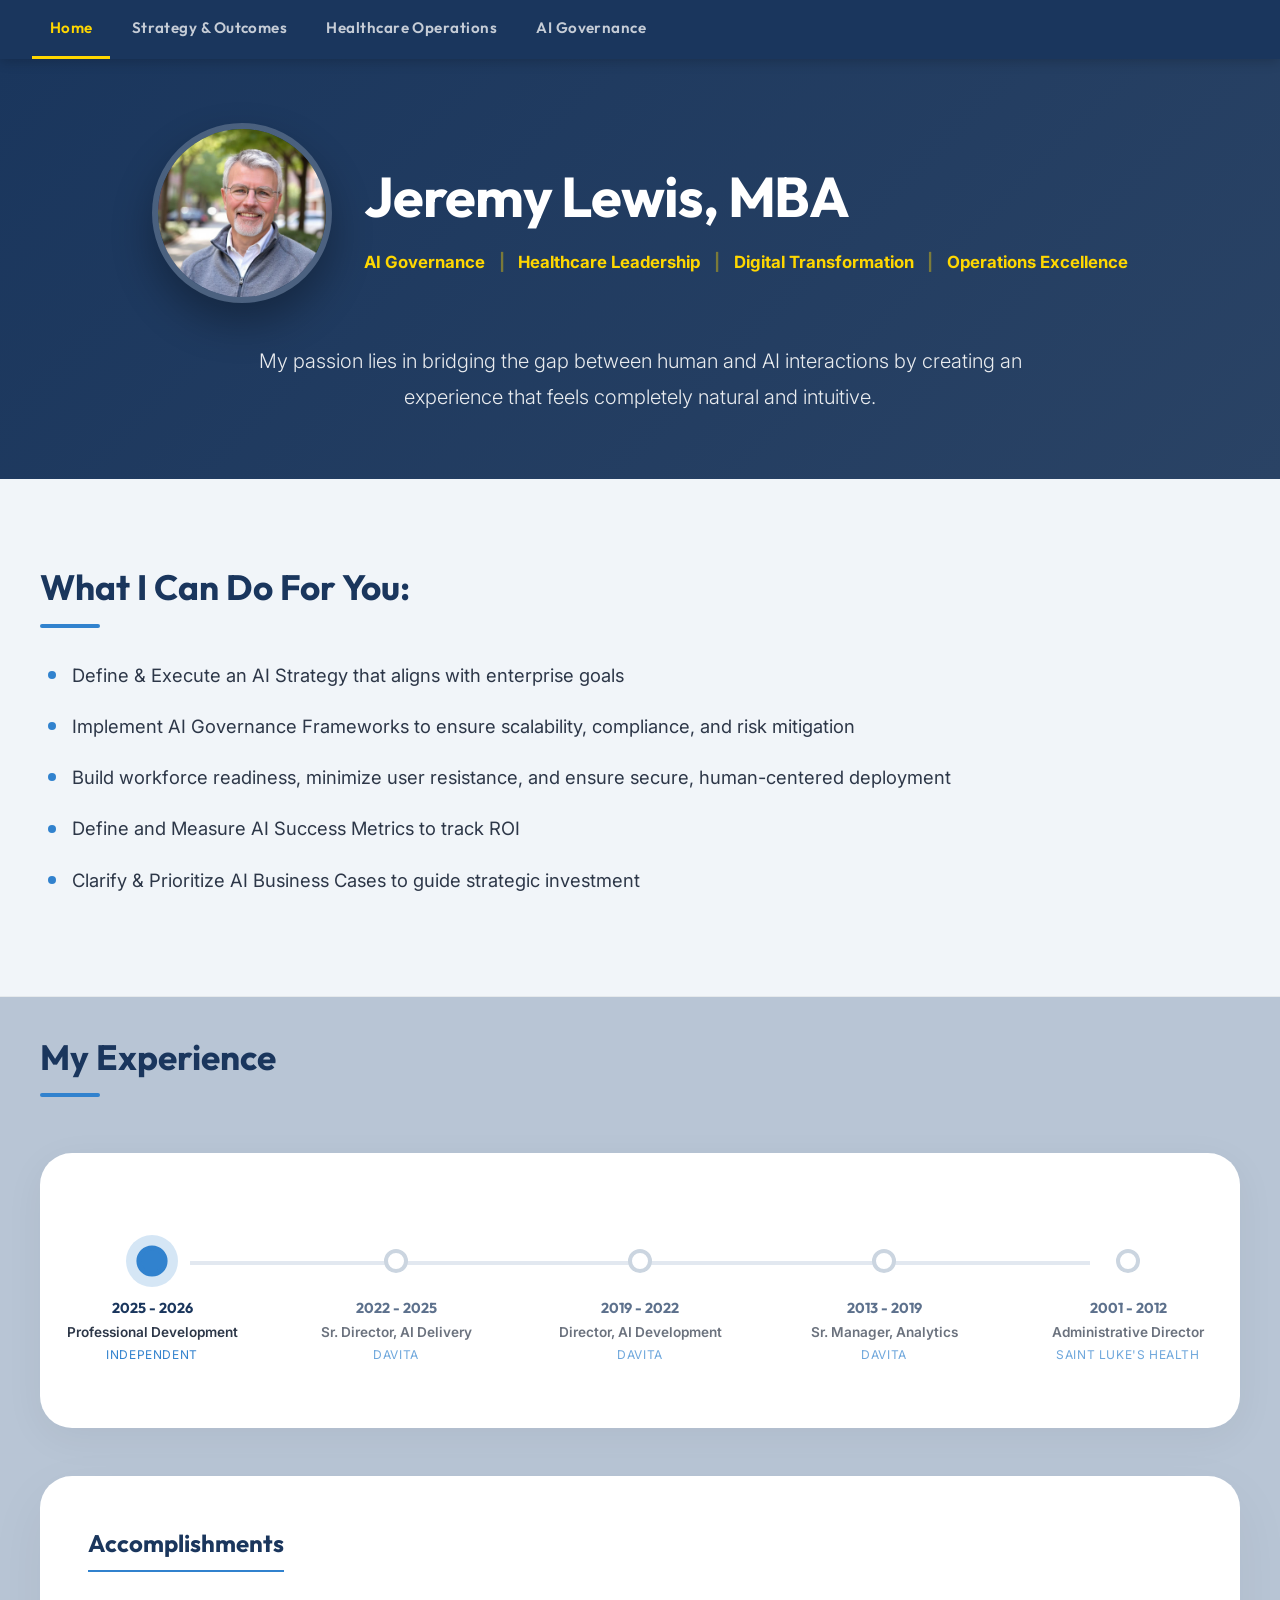
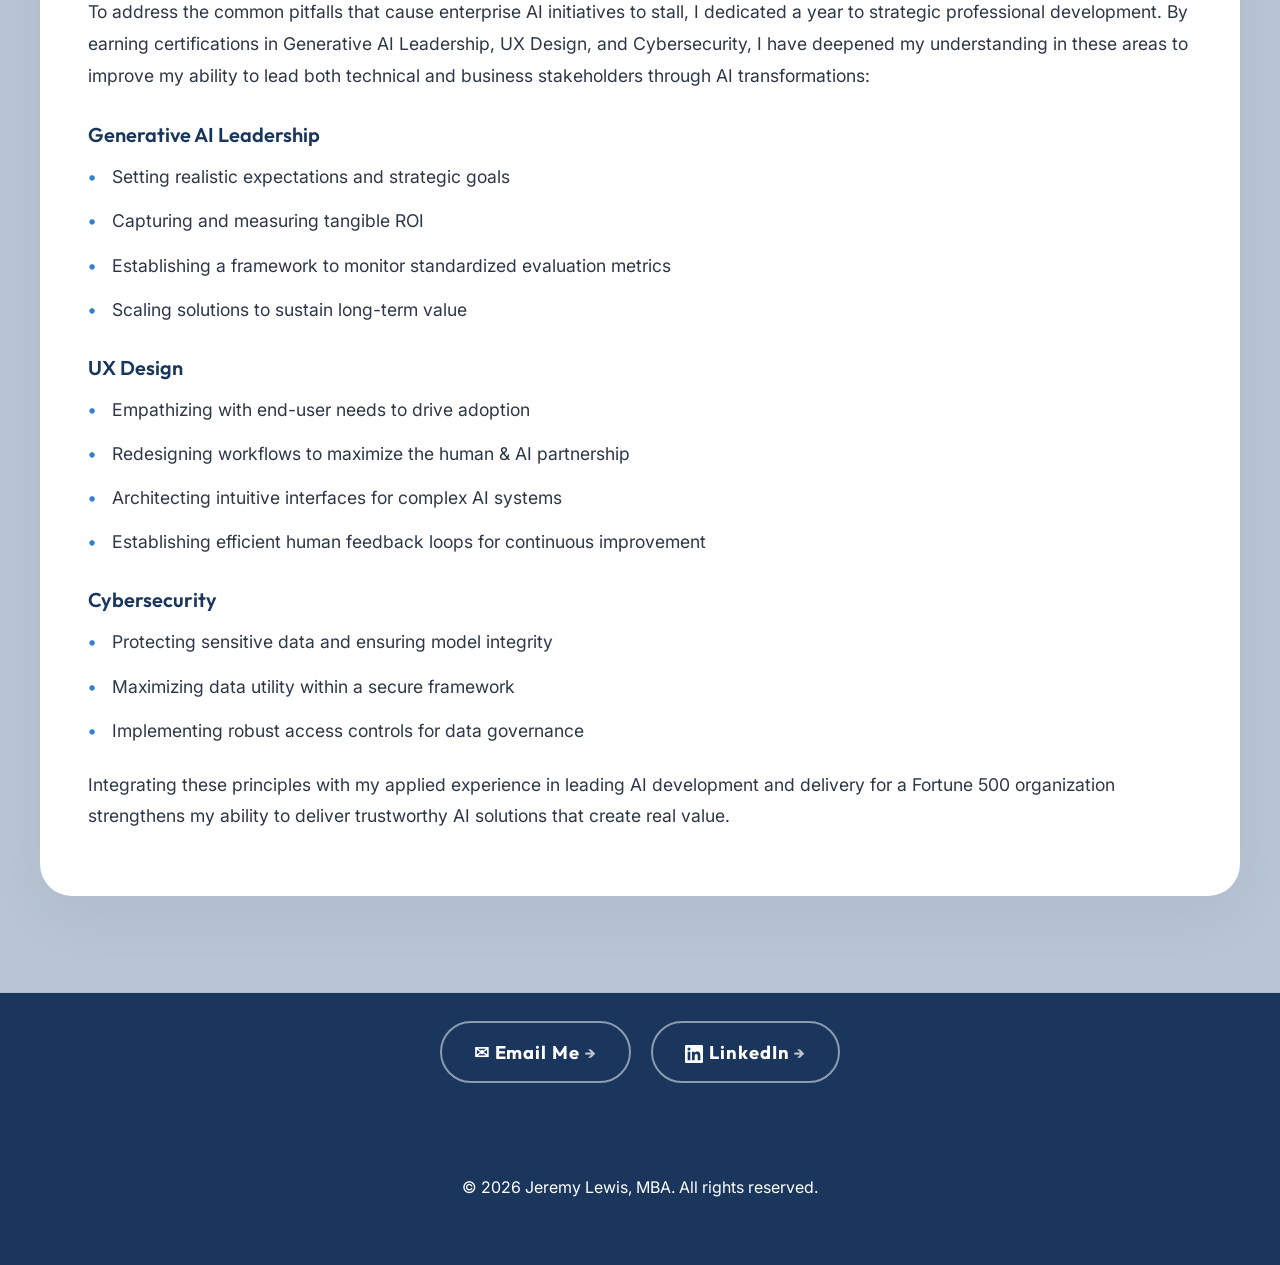
<file: index.html>
<!DOCTYPE html>
<html lang="en">

<head>
    <meta charset="UTF-8">
    <meta name="viewport" content="width=device-width, initial-scale=1.0">
    <title>Jeremy Lewis, MBA | Healthcare AI Executive</title>
    <meta name="description"
        content="Portfolio of Jeremy Lewis, Healthcare Executive specializing in Digital Transformation, AI Governance, and Operational Excellence.">
    <link rel="icon" type="image/svg+xml" href="assets/favicon.svg">
    <link rel="stylesheet" href="style.css">
</head>

<body>

    <!-- Site Nav -->
    <nav class="site-nav">
        <a href="index.html" class="site-nav-link active">Home</a>
        <a href="strategy-outcomes.html" class="site-nav-link">Strategy &amp; Outcomes</a>
        <a href="healthcare-operations.html" class="site-nav-link">Healthcare Operations</a>
        <a href="ai-governance.html" class="site-nav-link">AI Governance</a>
    </nav>

    <!-- Hero Section -->
    <header class="hero">
        <div class="hero-container">
            <div class="profile-header">
                <div class="profile-img">
                    <img src="assets/images/profile.jpg" alt="Jeremy Lewis">
                </div>
                <div class="header-text">
                    <h1>Jeremy Lewis, MBA</h1>
                    <div class="power-skills">
                        <span class="skills-row">
                            <span>AI Governance</span>
                            <span class="divider">|</span>
                            <span>Healthcare Leadership</span>
                        </span>
                        <span class="divider group-divider">|</span>
                        <span class="skills-row">
                            <span>Digital Transformation</span>
                            <span class="divider">|</span>
                            <span>Operations Excellence</span>
                        </span>
                    </div>
                </div>
            </div>
            <div class="career-statement">
                <p>My passion lies in bridging the gap between human and AI interactions by creating an experience that feels completely natural and intuitive.</p>
            </div>
        </div>
    </header>

    <!-- What I Offer Section -->
    <section class="section-layer homepage-info-section" id="what-i-offer">
        <div class="content-container">
            <h2>What I Can Do For You:</h2>
            <ul>
                <li>Define &amp; Execute an AI Strategy that aligns with enterprise goals</li>
                <li>Implement AI Governance Frameworks to ensure scalability, compliance, and risk mitigation</li>
                <li>Build workforce readiness, minimize user resistance, and ensure secure, human-centered deployment</li>
                <li>Define and Measure AI Success Metrics to track ROI</li>
                <li>Clarify &amp; Prioritize AI Business Cases to guide strategic investment</li>
            </ul>
        </div>
    </section>
    <!-- Interactive Timeline Section -->
    <section class="section-layer" id="timeline-section">
        <div class="timeline-header-container">
            <h2>My Experience</h2>
        </div>
        <div class="timeline-navigation">
            <div class="timeline-nodes-container">
                <div class="timeline-line"></div>
                <div class="timeline-node active" data-target="pd">
                    <div class="node-dot"></div>
                    <div class="node-info">
                        <span class="node-year">2025 - 2026</span>
                        <span class="node-role">Professional Development</span>
                        <span class="node-org">Independent</span>
                    </div>
                </div>
                <div class="timeline-node" data-target="sr-dir">
                    <div class="node-dot"></div>
                    <div class="node-info">
                        <span class="node-year">2022 - 2025</span>
                        <span class="node-role">Sr. Director, AI Delivery</span>
                        <span class="node-org">DaVita</span>
                    </div>
                </div>
                <div class="timeline-node" data-target="dir">
                    <div class="node-dot"></div>
                    <div class="node-info">
                        <span class="node-year">2019 - 2022</span>
                        <span class="node-role">Director, AI Development</span>
                        <span class="node-org">DaVita</span>
                    </div>
                </div>
                <div class="timeline-node" data-target="mgr">
                    <div class="node-dot"></div>
                    <div class="node-info">
                        <span class="node-year">2013 - 2019</span>
                        <span class="node-role">Sr. Manager, Analytics</span>
                        <span class="node-org">DaVita</span>
                    </div>
                </div>
                <div class="timeline-node" data-target="admin">
                    <div class="node-dot"></div>
                    <div class="node-info">
                        <span class="node-year">2001 - 2012</span>
                        <span class="node-role">Administrative Director</span>
                        <span class="node-org">Saint Luke's Health</span>
                    </div>
                </div>
            </div>
        </div>

        <div class="timeline-content-area">
            <div class="accomplishments-panel active" id="pd">
                <h2>Accomplishments</h2>
                <p>To address the common pitfalls that cause enterprise AI initiatives to stall, I dedicated a year to strategic professional development. By earning certifications in Generative AI Leadership, UX Design, and Cybersecurity, I have deepened my understanding in these areas to improve my ability to lead both technical and business stakeholders through AI transformations:</p>
                
                <h3>Generative AI Leadership</h3>
                <ul>
                    <li>Setting realistic expectations and strategic goals</li>
                    <li>Capturing and measuring tangible ROI</li>
                    <li>Establishing a framework to monitor standardized evaluation metrics</li>
                    <li>Scaling solutions to sustain long-term value</li>
                </ul>

                <h3>UX Design</h3>
                <ul>
                    <li>Empathizing with end-user needs to drive adoption</li>
                    <li>Redesigning workflows to maximize the human &amp; AI partnership</li>
                    <li>Architecting intuitive interfaces for complex AI systems</li>
                    <li>Establishing efficient human feedback loops for continuous improvement</li>
                </ul>

                <h3>Cybersecurity</h3>
                <ul>
                    <li>Protecting sensitive data and ensuring model integrity</li>
                    <li>Maximizing data utility within a secure framework</li>
                    <li>Implementing robust access controls for data governance</li>
                </ul>
                
                <p style="margin-top: 1.5rem;">Integrating these principles with my applied experience in leading AI development and delivery for a Fortune 500 organization strengthens my ability to deliver trustworthy AI solutions that create real value.</p>
            </div>
            <div class="accomplishments-panel" id="sr-dir">
                <h2>Accomplishments</h2>
                <ul>
                    <li>Chosen by CIO and IT executive team for a prestigious leadership council of 16 members aimed at
                        resolving cross-functional operational challenges, endorsing significant strategic projects, and
                        overseeing enterprise talent management alongside promotion reviews for an IT workforce of
                        more than 900 employees.</li>
                    <li>Established a Responsible AI Governance framework across Legal, Compliance, Privacy,
                        Regulatory, Medical, and Security & Risk to ensure the use of intelligent technology is safe,
                        secure, and effective.</li>
                    <li>Partnered with numerous executives across multiple business lanes to identify, assess, and
                        implement technology solutions to solve complex problems, improve continuity of care, enable
                        growth, and reduce administrative burdens.
                    </li>
                    <li>Launched a new team of six Technical AI Product Managers to effectively drive strategic proposal
                        assessments and
                        implementations across the enterprise.</li>

                </ul>
            </div>
            <div class="accomplishments-panel" id="dir">
                <h2>Accomplishments</h2>
                <ul>
                    <li>Developed and presented monthly AI impact updates to CEO, COO, and CDO to ensure alignment.</li>
                    <li>Grew team from 4 to more than 60 technical contributors including Data Scientists, Data
                        Engineers, Business Analysts, and MLOPs Engineers.</li>
                    <li>Partnered with Harvard Computer Science Lab to pioneer Explainable AI models focusing on
                        minimizing medication administration while achieving targeted patient outcomes.</li>
                    <li>Accountable for a $12M AI portfolio budget.</li>
                    <li>Deployed more than 20 AI Models spanning clinical, operations, financial, and administrative
                        domains.</li>
                </ul>
            </div>
            <div class="accomplishments-panel" id="mgr">
                <h2>Accomplishments</h2>
                <ul>
                    <li>Led the formation of DaVita's Analytics Center of Excellence, strengthening systematic alignment
                        and advancing analytic capabilities. More than 300 teammates have benefited from the program.
                    </li>
                    <li>Collaborated with Chief Medical Office to rebrand enterprise-wide (2500 clinics) clinical
                        performance dashboard.
                        Aligned metrics to CMS’s National Quality Measures.</li>
                    <li>Launched a statistical modeling team to develop models and serve as internal analytics
                        consultants.</li>
                    <li>Introduced a new service to empower teammates to conduct complex analytics in a safe and secure
                        environment with scalable computing resources.</li>

                </ul>
            </div>
            <div class="accomplishments-panel" id="admin">
                <h2>Accomplishments</h2>
                <ul>
                    <li>Direct report to CEO of the Saint Luke's Cancer Institute, driving strategic and financial
                        planning.</li>
                    <li>Accountable for the financial performance of a $50M medical billing and collection operations.
                    </li>
                    <li>Led the expansion of multi-disciplinary satellite oncology offices (4) across KC Metro.</li>
                    <li>Spearheaded the launch of a Mobile PET/CT Imaging service through a partnership between Health
                        Midwest and
                        Saint Luke's, generating $1.9M in revenue monthly. Accountable for P&L, supply chain, logistics,
                        regulatory
                        compliance, and marketing.</li>

                </ul>
            </div>
        </div>
    </section>

    <!-- Connect Strip -->
    <div class="quick-nav">
        <a href="mailto:lewis340@gmail.com" target="_blank" rel="noopener noreferrer"
            class="quick-nav-link connect-link" aria-label="Send Email">
            ✉ Email Me
        </a>
        <a href="https://www.linkedin.com/in/jeremy-lewis-mba" target="_blank" rel="noopener noreferrer"
            class="quick-nav-link connect-link" aria-label="LinkedIn Profile">
            <svg xmlns="http://www.w3.org/2000/svg" width="18" height="18" viewBox="0 0 24 24" fill="currentColor"
                style="vertical-align:middle;margin-right:0.4rem;">
                <path
                    d="M20.45 20.45h-3.554v-5.569c0-1.328-.026-3.037-1.852-3.037-1.853 0-2.136 1.445-2.136 2.939v5.667H9.354V9h3.414v1.561h.049c.476-.9 1.637-1.85 3.37-1.85 3.602 0 4.267 2.37 4.267 5.455v6.284zM5.337 7.433a2.062 2.062 0 0 1-2.063-2.065 2.064 2.064 0 1 1 2.063 2.065zm1.782 13.019H3.555V9h3.564v11.452zM22.225 0H1.771C.792 0 0 .774 0 1.729v20.542C0 23.227.792 24 1.771 24h20.451C23.2 24 24 23.227 24 22.271V1.729C24 .774 23.2 0 22.222 0h.003z" />
            </svg>LinkedIn
        </a>
    </div>

    <!-- Footer -->
    <footer class="site-footer">
        <p>&copy; 2026 Jeremy Lewis, MBA. All rights reserved.</p>
    </footer>

    <script src="script.js"></script>
</body>

</html>
</file>
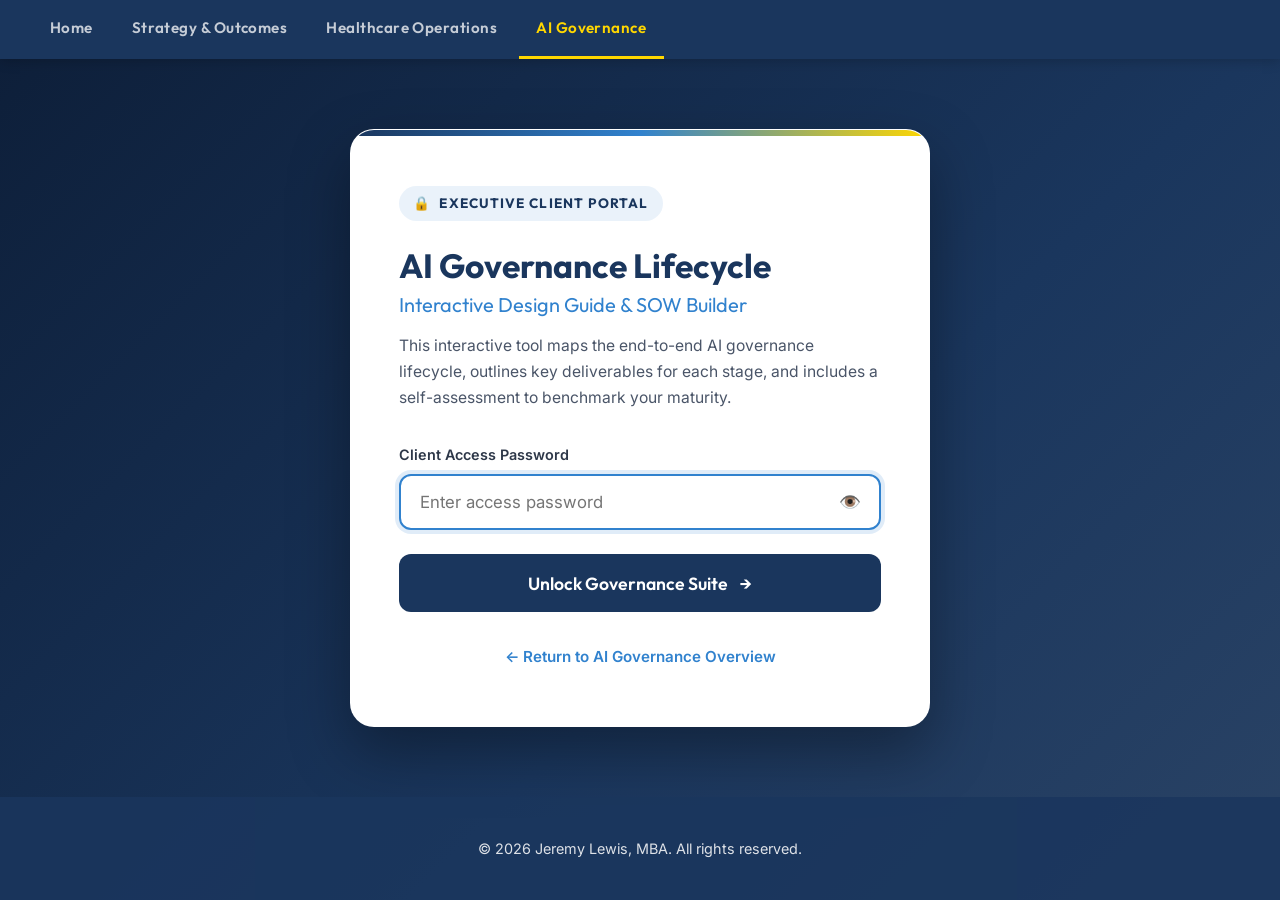
<file: ai-gov-alignment.html>
<!DOCTYPE html>
<html lang="en"><head>
    <meta charset="UTF-8">
    <meta name="viewport" content="width=device-width, initial-scale=1.0">
    <title>The AI Governance Challenge &amp; Leadership Alignment | Jeremy Lewis, MBA</title>
    <meta name="description" content="Why enterprise AI governance is uniquely challenging, why multi-stakeholder coordination is required, and who should lead the AI Governance Committee.">
    <link rel="icon" type="image/svg+xml" href="assets/favicon.svg">
    <link rel="stylesheet" href="style.css">
    <link rel="stylesheet" href="ai-gov-style.css">
    <script>
        (function() {
            if (sessionStorage.getItem('ai_gov_auth') !== 'granted') {
                sessionStorage.setItem('ai_gov_redirect_after_login', 'ai-gov-alignment.html');
                window.location.replace('ai-gov-login.html');
            }
        })();
    </script>
</head>

<body class="lifecycle-app">

    <!-- Primary Site Nav -->
    <nav class="site-nav non-sticky-nav">
        <a href="index.html" class="site-nav-link">Home</a>
        <a href="strategy-outcomes.html" class="site-nav-link">Strategy &amp; Outcomes</a>
        <a href="healthcare-operations.html" class="site-nav-link">Healthcare Operations</a>
        <a href="ai-governance.html" class="site-nav-link">AI Governance</a>
        <a href="ai-gov-lifecycle.html" class="site-nav-link active">AI Gov Portal 🔒</a>
    </nav>

    <!-- Secondary Portal Subnav with Suite Switcher -->
    <div class="portal-subnav">
        <div class="portal-suite-tabs">
            <a href="ai-governance.html" class="portal-suite-tab">
                <span>← Portfolio Overview</span>
            </a>
            <a href="ai-gov-alignment.html" class="portal-suite-tab active">
                <span>🎯 The Challenge &amp; Alignment</span>
            </a>
            <a href="ai-gov-lifecycle.html" class="portal-suite-tab">
                <span>⚙️ 8-Stage Lifecycle Tool</span>
            </a>
        </div>
        <div class="portal-nav-actions" style="display: flex; gap: 0.5rem; align-items: center;">
            <button type="button" class="portal-action-btn edit-mode-toggle-btn" id="alignmentEditToggleBtn" onclick="toggleAlignmentEditMode()" title="Toggle Visual Content Editing Mode">
                <span id="alignmentEditIcon">✏️</span>
                <span id="alignmentEditText">Edit Content</span>
            </button>
            <button type="button" class="portal-action-btn" id="alignmentSaveTopBtn" onclick="saveAlignmentEdits()" style="display: none; font-weight: 700; background: rgb(56, 161, 105) !important; color: rgb(255, 255, 255) !important; border-color: rgb(47, 133, 90) !important;" title="Save all text changes to ai-gov-alignment.html">
                <span>💾 Save to File</span>
            </button>
            <button type="button" class="portal-action-btn" onclick="logoutPortal()">
                <span>🔒 Lock / Sign Out</span>
            </button>
        </div>
    </div>

    <!-- Executive Hero Banner -->
    <header class="lifecycle-header">
        <div class="lifecycle-header-container">
            <span class="lifecycle-tag">Executive Advisory Perspective</span>
            <h1>Why AI Governance Is Challenging: Orchestrating Alignment</h1>
            <p class="lifecycle-subtitle">
                Traditional IT governance governs static, deterministic software with periodic change control. 
                Enterprise AI is probabilistic, continuously learning, and touches every organizational risk surface — from privacy and operations liability to cybersecurity and EBITDA. 
                True governance is not about slowing innovation down; it is about synchronizing key players into an aligned operating rhythm.
            </p>

            <div class="lifecycle-meta-bar">
                <div class="meta-item">
                    <span>👥 Key Players:</span>
                    <strong>9 Stakeholder Groups</strong>
                </div>
                <div class="meta-item">
                    <span>⚡ Core Friction:</span>
                    <strong>Velocity vs. Safety vs. Liability</strong>
                </div>
                <div class="meta-item">
                    <span>🏛️ Committee Model:</span>
                    <strong>Executive Co-Chair Dyad</strong>
                </div>
                <div class="meta-item">
                    <span>🛡️ Oversight Gates:</span>
                    <strong>5 Synchronized Stage-Gates</strong>
                </div>
            </div>
        </div>
    </header>

    <main class="alignment-page-container">

        <!-- Section 1: The Multi-Disciplinary Friction Point -->
        <section class="alignment-section">
            <div class="alignment-section-header">
                <span class="alignment-pill-tag">The Stakeholder Dilemma</span>
                <h2 class="alignment-section-title">Why AI Governance Is So Difficult: The 9 Key Players</h2>
                <p class="alignment-section-desc">
                    AI governance does not fail because people lack good intentions. It fails because each critical department has a completely valid, yet fundamentally conflicting primary incentive. Without an orchestrating mechanism, these priorities collide.
                </p>
            </div>

            <div class="stakeholder-grid">

                <!-- 1. Board of Directors & C-Suite -->
                <div class="stakeholder-card role-board">
                    <div class="stakeholder-card-header">
                        <div class="stakeholder-icon">🏛️</div>
                        <div class="stakeholder-title-wrap">
                            <h3>Board of Directors &amp; C-Suite</h3>
                            <span class="stakeholder-role-badge"></span>
                        </div>
                    </div>
                    <div class="stakeholder-mandate">
                        <strong>Primary Mandate</strong>
                        Drive strategic market differentiation, maximize long-term enterprise value, protect brand equity, and uphold fiduciary risk oversight.
                    </div>
                    <div class="stakeholder-tension">
                        <strong>Core Tension &amp; Friction</strong>
                        <em>"Are we investing in the right space and is our workforce prepared to leverage our AI solutions?"</em>
                    </div>
                </div>

                <!-- 2. Finance -->
                <div class="stakeholder-card role-finance">
                    <div class="stakeholder-card-header">
                        <div class="stakeholder-icon">💰</div>
                        <div class="stakeholder-title-wrap">
                            <h3>Finance &amp; Procurement</h3>
                            <span class="stakeholder-role-badge"></span>
                        </div>
                    </div>
                    <div class="stakeholder-mandate">
                        <strong>Primary Mandate</strong>
                        Defensible ROI, predictable CapEx/OpEx, inference compute cost governance, contract negotiation, and prevention of shelfware.
                    </div>
                    <div class="stakeholder-tension">
                        <strong>Core Tension &amp; Friction</strong>
                        <em>"We are spending thousands per month on token consumption and GPU cloud compute. Where is the hard-dollar EBITDA contribution or verified FTE capacity gain?"</em>
                    </div>
                </div>

                <!-- 3. Legal and Privacy -->
                <div class="stakeholder-card role-legal">
                    <div class="stakeholder-card-header">
                        <div class="stakeholder-icon">⚖️</div>
                        <div class="stakeholder-title-wrap">
                            <h3>Legal and Privacy</h3>
                            <span class="stakeholder-role-badge"></span>
                        </div>
                    </div>
                    <div class="stakeholder-mandate">
                        <strong>Primary Mandate</strong>
                        Zero corporate liability, strict HIPAA / PHI shielding, confidential data protection, copyright indemnity, vendor breach prevention, and contractual protection.
                    </div>
                    <div class="stakeholder-tension">
                        <strong>Core Tension &amp; Friction</strong>
                        <em>"If an LLM hallucinates or incorporates proprietary or customer records into training cache, we are liable.&nbsp; How are we managing this risk?"</em>
                    </div>
                </div>

                <!-- 4. Compliance and Risk Officers -->
                <div class="stakeholder-card role-compliance">
                    <div class="stakeholder-card-header">
                        <div class="stakeholder-icon">📜</div>
                        <div class="stakeholder-title-wrap">
                            <h3>Compliance and Risk Officers</h3>
                            <span class="stakeholder-role-badge"></span>
                        </div>
                    </div>
                    <div class="stakeholder-mandate">
                        <strong>Primary Mandate</strong>
                        Adhere to external frameworks to systematically manage audit algorithmic fairness, maintain documented data provenance, ensure our workforce sufficiently equipped to make informed decisions when using AI.</div>
                    <div class="stakeholder-tension">
                        <strong>Core Tension &amp; Friction</strong>
                        <em>"Where is the bias impact assessment across protected demographic sub-cohorts? If regulators or external auditors inspect us tomorrow, are we prepared to demonstrate how we're managing bias?"</em>
                    </div>
                </div>

                <!-- 5. Business Operations -->
                <div class="stakeholder-card role-ops">
                    <div class="stakeholder-card-header">
                        <div class="stakeholder-icon">⚙️</div>
                        <div class="stakeholder-title-wrap">
                            <h3>Business Operations</h3>
                            <span class="stakeholder-role-badge"></span>
                        </div>
                    </div>
                    <div class="stakeholder-mandate">
                        <strong>Primary Mandate</strong>
                        Relieve operational bottlenecks, expand organizational capacity, reduce manual cycle times, streamline workflows, and accelerate business delivery throughput.
                    </div>
                    <div class="stakeholder-tension">
                        <strong>Core Tension &amp; Friction</strong>
                        <em>"Our teams are overwhelmed with backlogs and manual work right now. Why is Legal and IT forcing us into a 9-month review for a tool that can save 40% of our workflow time today?"</em>
                    </div>
                </div>

                <!-- 6. Human Resources / People Services -->
                <div class="stakeholder-card role-hr">
                    <div class="stakeholder-card-header">
                        <div class="stakeholder-icon">🧑‍💼</div>
                        <div class="stakeholder-title-wrap">
                            <h3>Human Resources / People Services</h3>
                            <span class="stakeholder-role-badge"></span>
                        </div>
                    </div>
                    <div class="stakeholder-mandate">
                        <strong>Primary Mandate</strong>
                        Manage workforce transitions, foster enterprise AI literacy and psychological safety, define ethical labor use policies, and minimize workforce displacement anxiety.
                    </div>
                    <div class="stakeholder-tension">
                        <strong>Core Tension &amp; Friction</strong>
                        <em>"Our employees fear their jobs will be eliminated.&nbsp; How do we reskill our talent and protect employee trust?"</em>
                    </div>
                </div>

                <!-- 7. Customers, Patients, and Partners -->
                <div class="stakeholder-card role-frontline">
                    <div class="stakeholder-card-header">
                        <div class="stakeholder-icon">👥</div>
                        <div class="stakeholder-title-wrap">
                            <h3>Customers, Patients, and Partners</h3>
                            <span class="stakeholder-role-badge"></span>
                        </div>
                    </div>
                    <div class="stakeholder-mandate">
                        <strong>Primary Mandate</strong>
                        Deliver intuitive, safe tools that augment human capabilities, preserve human agency, maintain trust, protect job dignity, and create friction-free collaboration.
                    </div>
                    <div class="stakeholder-tension">
                        <strong>Core Tension &amp; Friction</strong>
                        <em>"This AI adds more clicks, unverified alerts, and adds more stress to my workflow, how do I bypass it?"</em>
                    </div>
                </div>

                <!-- 8. Information Technology and AI Engineering -->
                <div class="stakeholder-card role-tech">
                    <div class="stakeholder-card-header">
                        <div class="stakeholder-icon">💻</div>
                        <div class="stakeholder-title-wrap">
                            <h3>Information Technology and AI Engineering</h3>
                            <span class="stakeholder-role-badge"></span>
                        </div>
                    </div>
                    <div class="stakeholder-mandate">
                        <strong>Primary Mandate</strong>
                        Build scalable pipelines, achieve benchmark accuracy (F1, AUC, perplexity), minimize latency, ensure system uptime, and deploy modern capabilities.
                    </div>
                    <div class="stakeholder-tension">
                        <strong>Core Tension &amp; Friction</strong>
                        <em>"Our validation benchmark reached 94% test accuracy. Why is the business now wanting greater explainability&nbsp; and why wasn't this declared from the beginning?"</em>
                    </div>
                </div>

                <!-- 9. Cybersecurity and CISO -->
                <div class="stakeholder-card role-cyber">
                    <div class="stakeholder-card-header">
                        <div class="stakeholder-icon">🛡️</div>
                        <div class="stakeholder-title-wrap">
                            <h3>Cybersecurity and CISO</h3>
                            <span class="stakeholder-role-badge"></span>
                        </div>
                    </div>
                    <div class="stakeholder-mandate">
                        <strong>Primary Mandate</strong>
                        Defend the enterprise perimeter, mitigate prompt injection, prevent model extraction, stop shadow AI, and secure API credentials.
                    </div>
                    <div class="stakeholder-tension">
                        <strong>Core Tension &amp; Friction</strong>
                        <em>"Every external AI API endpoint and untrusted conversational prompt is now a threat.&nbsp; Cyber needs to be involved in the design phase so we're not trying to catch up or bolt on a solution."</em>
                    </div>
                </div>

            </div>
        </section>

        <!-- Section 2: Why Coordinated Alignment Is Mandatory -->
        <section class="alignment-section">
            <div class="alignment-section-header">
                <span class="alignment-pill-tag">Systemic Coordination</span>
                <h2 class="alignment-section-title">The Cost of Misalignment: Two Fatal Extremes</h2>
                <p class="alignment-section-desc">
                    When organizations lack a structured, multi-disciplinary governance cadence, they inevitably lurch into one of two damaging organizational extremes:
                </p>
            </div>

            <div class="failure-modes-grid">
                <!-- Extreme 1 -->
                <div class="failure-card">
                    <div class="failure-card-badge">⚠️ Failure Mode 1</div>
                    <h3>The "Shadow AI" Wild West</h3>
                    <p>
                        When official governance channels are perceived as slow, opaque, or overly restrictive, departments stop asking for permission. Business units subscribe to third-party consumer tools and embed AI directly into spreadsheets.
                    </p>
                    <ul>
                        <li><strong>Catastrophic Data Leakage:</strong> Proprietary clinical and financial data ingested into commercial model training sets.</li>
                        <li><strong>Regulatory Penalties:</strong> Total violation of HIPAA, FDA SaMD, and state privacy mandates.</li>
                        <li><strong>Unmanaged Hallucinations:</strong> Unchecked models generating inaccurate clinical summaries or faulty billing codes without human-in-the-loop audit.</li>
                    </ul>
                </div>

                <!-- Extreme 2 -->
                <div class="failure-card warning-amber">
                    <div class="failure-card-badge">🛑 Failure Mode 2</div>
                    <h3>Governance Paralysis &amp; Stagnation</h3>
                    <p>
                        When governance operates as disconnected sequential silos, projects bounce between Legal, IT, and Compliance inboxes for quarters without resolution. Every department has veto power, but none has accountability to ship.
                    </p>
                    <ul>
                        <li><strong>Competitive Disadvantage:</strong> Competitors adopt clinical co-pilots and capture market share while your team debates hypothetical risks.</li>
                        <li><strong>Frustrated Talent:</strong>&nbsp;Retaining and recruiting top talent becomes difficult.&nbsp;&nbsp;</li>
                        <li><strong>Inflated Sunk Costs:</strong> High software licensing fees paid for months while tools sit idle in validation limbo.</li>
                    </ul>
                </div>
            </div>

            <!-- The Coordinated Solution -->
            <div class="coordination-solution-banner">
                <h3>The Solution: Synchronized Stage-Gate Coordination</h3>
                <p>
                    AI Governance must function as an <strong>orchestrated operating cadence</strong> rather than an arbitrary gatekeeper. 
                    By replacing sequential handoffs with synchronized stage-gates, Legal, Security, Clinical, and Engineering review standardized evidence <em>simultaneously</em> at defined milestones.
                </p>

                <div class="solution-features-row">
                    <div class="solution-feature-box">
                        <strong><span>📋</span> Standardized Evidence</strong>
                        <span>Every team knows upfront what deliverables are required before crossing each of the 5 Committee Gates.</span>
                    </div>
                    <div class="solution-feature-box">
                        <strong><span>⏱️</span> Concurrent Vetting</strong>
                        <span>Vetting and validations occur in parallel during Phase 4 and Phase 5 rather than sequentially.</span>
                    </div>
                    <div class="solution-feature-box">
                        <strong><span>⚖️</span> Balanced Risk-Reward</strong>
                        <span>Risk mitigations are calibrated against operational value, ensuring safety without killing velocity.</span>
                    </div>
                </div>
            </div>
        </section>

        <!-- Section 3: Committee Leadership Recommendations -->
        <section class="alignment-section">
            <div class="alignment-section-header">
                <span class="alignment-pill-tag">Governance Architecture</span>
                <h2 class="alignment-section-title">Who Should Lead the AI Governance Committee?</h2>
                <p class="alignment-section-desc">
                    The single most critical structural decision an enterprise makes is establishing who leads the AI Governance Committee. Single-department leadership models consistently fail.
                </p>
            </div>

            <div class="leadership-dyad-container">
                <div style="text-align: center; max-width: 750px; margin: 0 auto 2.5rem;">
                    <span style="font-size: 0.82rem; font-weight: 700; text-transform: uppercase; letter-spacing: 0.1em; color: var(--accent-color);">The Executive Dyad Model</span>
                    <h3 style="font-size: 1.8rem; color: var(--primary-color); margin: 0.5rem 0;">The Co-Chair Governance Framework</h3>
                    <p style="color: #4a5568; line-height: 1.6;">
                        Based on successful Fortune 500 healthcare deployments, the optimal AI Governance Committee is chaired by an <strong>Executive Dyad</strong> representing both Operational Reality and Technical Execution.
                    </p>
                </div>

                <div class="dyad-chairs-grid">
                    <!-- Co-Chair 1 -->
                    <div class="dyad-chair-card clinical">
                        <span class="dyad-role-pill">Executive Co-Chair 1</span>
                        <h4>Operations Executive or Chief Medical Officer</h4>
                        <p>
                            <strong>The Voice of Safety &amp; Mission Impact:</strong>
                            Ensures every AI initiative is grounded in real-world clinical safety, patient care efficacy, workforce adoption, and business outcomes.
                        </p>
                        <ul>
                            <li>Vets operational validity and ethical implications of use cases.</li>
                            <li>Ensures users will actually adopt and trust the workflow.</li>
                            <li>Protects the human-in-the-loop decision boundary.</li>
                            <li>Accountable to remove barriers and escalation of issues.&nbsp;&nbsp;</li>
                        </ul>
                    </div>

                    <!-- Co-Chair 2 -->
                    <div class="dyad-chair-card technical">
                        <span class="dyad-role-pill">Executive Co-Chair 2</span>
                        <h4>CAO, CIO, or CTO</h4>
                        <p>
                            <strong>The Voice of Engineering &amp; Execution:</strong>
                            Bridges complex machine learning mechanics, data pipelines, infrastructure scalability, and agile delivery velocity.
                        </p>
                        <ul>
                            <li>Translates algorithmic nuances and drift metrics into plain executive language.</li>
                            <li>Coordinates cross-functional technical teams (Data Science, MLOps, Cyber).</li>
                            <li>Enforces the 8-stage operational lifecycle across all project teams.</li>
                            <li>Holds technical teams accountable to schedule, budget, and deliverable quality.</li>
                        </ul>
                    </div>
                </div>

                <!-- Standing Committee Members -->
                <div class="standing-officers-box">
                    <h4><span>🛡️</span> Standing Committee Members: Cross-Functional Governance Coalition</h4>
                    <p style="color: #4a5568; font-size: 0.95rem; margin: 0;">
                        The Executive Co-Chairs are supported by standing committee members representing critical cross-functional disciplines across the enterprise:
                    </p>

                    <div class="standing-officers-list">
                        <div class="officer-item">
                            <strong>⚖️ Chief Privacy Officer &amp; Legal Counsel</strong>
                            <span>Regulatory shield, HIPAA compliance, PHI containment, and contractual indemnity.</span>
                        </div>
                        <div class="officer-item">
                            <strong>🛡️ Chief Information Security Officer (CISO)</strong>
                            <span>Threat modeling, prompt injection defense, model extraction prevention, and SecOps.</span>
                        </div>
                        <div class="officer-item">
                            <strong>📜 Chief Compliance Officer</strong>
                            <span>NIST AI RMF / ISO 42001 alignment, algorithmic bias audits, and federal audit readiness.</span>
                        </div>
                        <div class="officer-item">
                            <strong>💰 Finance &amp; FinOps</strong>
                            <span>Inference compute cost governance, ROI modeling, OpEx forecasting, and EBITDA value realization.</span>
                        </div>
                        <div class="officer-item">
                            <strong>🤝 Vendor Relations &amp; Procurement</strong>
                            <span>Strategic AI vendor vetting, enterprise SLA guarantees, software licensing negotiations, and supply chain risk.</span>
                        </div>
                        <div class="officer-item">
                            <strong>🩺 Medical &amp; Clinical Leadership</strong>
                            <span>Patient safety assurance, clinical efficacy standards, diagnostic risk boundaries, and physician advisory input.</span>
                        </div>
                        <div class="officer-item">
                            <strong>👥 Human Resources &amp; Change Management</strong>
                            <span>Workforce enablement, AI literacy training, organizational change management, and labor policy impact.</span>
                        </div>
                        <div class="officer-item">
                            <strong>🧠 AI Engineering &amp; Data Science</strong>
                            <span>Model architecture, benchmark accuracy, inference latency, drift detection, and pipeline scalability.</span>
                        </div>
                        <div class="officer-item">
                            <strong>🚀 Product Management</strong>
                            <span>Use case roadmapping, frontline workflow integration, user experience (UX) adoption, and value delivery.</span>
                        </div>
                    </div>
                </div>
            </div>
        </section>

        <!-- Section 4: Operational Next Steps -->
        <section class="alignment-section" style="margin-bottom: 2rem;">
            <div style="background: #ffffff; border: 1px solid #e2e8f0; border-radius: 1.5rem; padding: 3rem 2.5rem; box-shadow: 0 10px 30px rgba(0,0,0,0.05); text-align: center;">
                <span class="alignment-pill-tag">Operationalize Governance</span>
                <h2 style="font-size: 2rem; color: var(--primary-color); margin-bottom: 1rem;">Explore the Complete Governance Architecture</h2>
                <p style="max-width: 700px; margin: 0 auto 2rem; color: #4a5568; font-size: 1.05rem; line-height: 1.6;">
                    Inspect the interactive 8-stage lifecycle with real-time maturity scoring, committee review gates, operational deliverables, and custom Statement of Work generation.
                </p>

                <div style="display: flex; gap: 1.25rem; justify-content: center; flex-wrap: wrap;">
                    <a href="ai-gov-lifecycle.html" style="background: #FFD700; color: #1a365d; font-family: 'Outfit', sans-serif; font-weight: 700; font-size: 1rem; padding: 1rem 1.75rem; border-radius: 2rem; text-decoration: none; display: inline-flex; align-items: center; gap: 0.5rem; box-shadow: 0 4px 15px rgba(0,0,0,0.15); transition: transform 0.2s ease;">
                        <span>⚙️ Interactive 8-Stage Lifecycle Tool</span>
                        <span>→</span>
                    </a>
                </div>
            </div>
        </section>

    </main>

    <!-- Footer -->
    <footer class="sp-footer">
        <p>© 2026 Jeremy Lewis, MBA. All rights reserved.</p>
    </footer>

    <!-- In-Page Visual Edit Floating Action Bar -->
    <div class="edit-mode-floating-bar" id="editFloatingBar" style="display: none;">
        <div class="edit-bar-status">
            <span class="edit-pulse-dot"></span>
            <span id="editStatusMessage">✏️ Visual Edit Mode — Click any headline, card, or bullet to edit</span>
        </div>
        <div class="edit-bar-actions">
            <button type="button" class="edit-bar-btn btn-save" onclick="saveAlignmentEdits()" title="Save all text changes to ai-gov-alignment.html">
                <span>💾 Save to File</span>
            </button>
            <button type="button" class="edit-bar-btn btn-lock" onclick="lockEditorAccess()" title="Lock Editor (Require password again)">
                <span>🔒 Lock Editor</span>
            </button>
            <button type="button" class="edit-bar-btn btn-discard" onclick="toggleAlignmentEditMode()" title="Exit Edit Mode">
                <span>✕ Exit Edit Mode</span>
            </button>
        </div>
    </div>

    <!-- Save Notification Toast -->
    <div class="edit-save-toast" id="editSaveToast">
        <span>✓</span>
        <span id="editSaveToastText">✓ Changes saved successfully!</span>
    </div>

    <script src="ai-gov.js"></script>
    <script>
        // Visual Edit Mode for Alignment & Leadership Strategy Page
        let isAlignmentEditActive = false;

        const EDITABLE_SELECTORS = [
            '.lifecycle-header .lifecycle-tag',
            '.lifecycle-header h1',
            '.lifecycle-header .lifecycle-subtitle',
            '.lifecycle-header .meta-item strong',
            '.lifecycle-header .meta-item span',
            '.alignment-page-container .alignment-pill-tag',
            '.alignment-page-container .alignment-section-title',
            '.alignment-page-container .alignment-section-desc',
            '.alignment-page-container .stakeholder-icon',
            '.alignment-page-container .stakeholder-title-wrap h3',
            '.alignment-page-container .stakeholder-role-badge',
            '.alignment-page-container .stakeholder-mandate',
            '.alignment-page-container .stakeholder-tension',
            '.alignment-page-container .failure-card-badge',
            '.alignment-page-container .failure-card h3',
            '.alignment-page-container .failure-card p',
            '.alignment-page-container .failure-card ul li',
            '.alignment-page-container .coordination-solution-banner h3',
            '.alignment-page-container .coordination-solution-banner p',
            '.alignment-page-container .solution-feature-box strong',
            '.alignment-page-container .solution-feature-box span',
            '.alignment-page-container .leadership-dyad-container h3',
            '.alignment-page-container .leadership-dyad-container p',
            '.alignment-page-container .leadership-dyad-container span',
            '.alignment-page-container .dyad-role-pill',
            '.alignment-page-container .dyad-chair-card h4',
            '.alignment-page-container .dyad-chair-card p',
            '.alignment-page-container .dyad-chair-card ul li',
            '.alignment-page-container .standing-officers-box h4',
            '.alignment-page-container .standing-officers-box p',
            '.alignment-page-container .officer-item strong',
            '.alignment-page-container .officer-item span',
            '.alignment-page-container section h2',
            '.alignment-page-container section p'
        ];

        function toggleAlignmentEditMode() {
            if (!isAlignmentEditActive) {
                if (typeof isEditorAuthenticated === 'function' && !isEditorAuthenticated()) {
                    promptEditorAuth(() => toggleAlignmentEditMode());
                    return;
                }
            }
            isAlignmentEditActive = !isAlignmentEditActive;
            const btn = document.getElementById('alignmentEditToggleBtn');
            const icon = document.getElementById('alignmentEditIcon');
            const text = document.getElementById('alignmentEditText');
            const topSaveBtn = document.getElementById('alignmentSaveTopBtn');
            const bar = document.getElementById('editFloatingBar');

            if (isAlignmentEditActive) {
                document.body.classList.add('edit-mode-active');
                if (btn) btn.classList.add('active');
                if (icon) icon.textContent = '👁️';
                if (text) text.textContent = 'Exit Edit Mode';
                if (topSaveBtn) topSaveBtn.style.display = 'inline-flex';
                if (bar) bar.style.display = 'flex';

                // Enable contenteditable on target elements
                document.querySelectorAll(EDITABLE_SELECTORS.join(', ')).forEach(el => {
                    el.setAttribute('contenteditable', 'true');
                    el.setAttribute('spellcheck', 'false');
                });

                attachListAddButtons();
                showAlignmentToast('✏️ Edit Mode ON: Click any text to edit, hit Enter on bullets to add items, or Ctrl+S to save.');
            } else {
                document.body.classList.remove('edit-mode-active');
                if (btn) btn.classList.remove('active');
                if (icon) icon.textContent = '✏️';
                if (text) text.textContent = 'Edit Content';
                if (topSaveBtn) topSaveBtn.style.display = 'none';
                if (bar) bar.style.display = 'none';

                // Disable contenteditable
                document.querySelectorAll('[contenteditable]').forEach(el => {
                    el.removeAttribute('contenteditable');
                    el.removeAttribute('spellcheck');
                });

                removeListAddButtons();
            }
        }

        function attachListAddButtons() {
            document.querySelectorAll('.alignment-page-container ul').forEach(ul => {
                if (!ul.nextElementSibling || !ul.nextElementSibling.classList.contains('alignment-edit-helper')) {
                    const addBtn = document.createElement('button');
                    addBtn.type = 'button';
                    addBtn.className = 'add-bullet-action-btn alignment-edit-helper';
                    addBtn.innerHTML = '<span>➕ Add Bullet Point</span>';
                    addBtn.title = 'Add a new bullet point to this list';
                    addBtn.onclick = () => {
                        const newLi = document.createElement('li');
                        newLi.setAttribute('contenteditable', 'true');
                        newLi.setAttribute('spellcheck', 'false');
                        newLi.innerHTML = '<strong>New Item:</strong> Description of impact or action item...';
                        ul.appendChild(newLi);
                        newLi.focus();
                        const range = document.createRange();
                        range.selectNodeContents(newLi);
                        const sel = window.getSelection();
                        if (sel) {
                            sel.removeAllRanges();
                            sel.addRange(range);
                        }
                        showAlignmentToast('➕ Bullet point added! Click to edit or hit Enter for another.');
                    };
                    ul.parentNode.insertBefore(addBtn, ul.nextSibling);
                }
            });
        }

        function removeListAddButtons() {
            document.querySelectorAll('.alignment-edit-helper').forEach(el => el.remove());
        }

        // Global Keyboard Shortcut: Ctrl+S / Cmd+S & Enter on LI
        document.addEventListener('keydown', (e) => {
            if (!isAlignmentEditActive) return;

            // Save shortcut
            if ((e.ctrlKey || e.metaKey) && e.key.toLowerCase() === 's') {
                e.preventDefault();
                saveAlignmentEdits();
                return;
            }

            // Enter on bullet list items
            if (e.target && e.target.tagName === 'LI' && e.key === 'Enter' && !e.shiftKey) {
                e.preventDefault();
                const newLi = document.createElement('li');
                newLi.setAttribute('contenteditable', 'true');
                newLi.setAttribute('spellcheck', 'false');
                newLi.innerHTML = '<strong>New Item:</strong> Description of action or impact...';

                if (e.target.nextSibling) {
                    e.target.parentNode.insertBefore(newLi, e.target.nextSibling);
                } else {
                    e.target.parentNode.appendChild(newLi);
                }

                newLi.focus();
                const range = document.createRange();
                range.selectNodeContents(newLi);
                const sel = window.getSelection();
                if (sel) {
                    sel.removeAllRanges();
                    sel.addRange(range);
                }
                showAlignmentToast('➕ Bullet point added! Press Enter for another or Ctrl+S to save.');
            }

            // Backspace on empty bullet list item
            if (e.target && e.target.tagName === 'LI' && e.key === 'Backspace') {
                if (e.target.textContent.trim() === '') {
                    e.preventDefault();
                    const prev = e.target.previousElementSibling;
                    const parent = e.target.parentNode;
                    if (parent && parent.children.length > 1) {
                        e.target.remove();
                        if (prev) {
                            prev.focus();
                            const range = document.createRange();
                            range.selectNodeContents(prev);
                            range.collapse(false);
                            const sel = window.getSelection();
                            if (sel) {
                                sel.removeAllRanges();
                                sel.addRange(range);
                            }
                        }
                        showAlignmentToast('🗑️ Empty bullet point removed.');
                    }
                }
            }
        });

        async function saveAlignmentEdits() {
            if (typeof isEditorAuthenticated === 'function' && !isEditorAuthenticated()) {
                showAlignmentToast('🔒 Editor authorization required to save.');
                promptEditorAuth(() => saveAlignmentEdits());
                return;
            }

            const statusMsg = document.getElementById('editStatusMessage');
            const saveFloatingBtn = document.querySelector('.edit-bar-btn.btn-save');
            const saveTopBtn = document.getElementById('alignmentSaveTopBtn');

            if (statusMsg) statusMsg.textContent = '💾 Saving changes to ai-gov-alignment.html...';
            if (saveFloatingBtn) saveFloatingBtn.disabled = true;
            if (saveTopBtn) saveTopBtn.disabled = true;

            try {
                // Clone the entire document element
                const docClone = document.documentElement.cloneNode(true);

                // Strip all edit-mode classes and attributes from clone
                docClone.classList.remove('edit-mode-active');
                const bodyClone = docClone.querySelector('body');
                if (bodyClone) bodyClone.classList.remove('edit-mode-active');

                // Remove contenteditable and spellcheck
                docClone.querySelectorAll('[contenteditable]').forEach(el => el.removeAttribute('contenteditable'));
                docClone.querySelectorAll('[spellcheck]').forEach(el => el.removeAttribute('spellcheck'));

                // Remove dynamic edit helper buttons
                docClone.querySelectorAll('.alignment-edit-helper').forEach(el => el.remove());

                // Reset floating bar display and state
                const cloneBar = docClone.querySelector('#editFloatingBar');
                if (cloneBar) {
                    cloneBar.style.display = 'none';
                    const cloneStatus = cloneBar.querySelector('#editStatusMessage');
                    if (cloneStatus) cloneStatus.textContent = '✏️ Visual Edit Mode — Click any headline, card, or bullet to edit';
                    const cloneSaveBtn = cloneBar.querySelector('.edit-bar-btn.btn-save');
                    if (cloneSaveBtn) cloneSaveBtn.removeAttribute('disabled');
                }

                // Reset top action buttons
                const cloneTopSave = docClone.querySelector('#alignmentSaveTopBtn');
                if (cloneTopSave) {
                    cloneTopSave.style.display = 'none';
                    cloneTopSave.removeAttribute('disabled');
                }

                const cloneToggleBtn = docClone.querySelector('#alignmentEditToggleBtn');
                if (cloneToggleBtn) {
                    cloneToggleBtn.classList.remove('active');
                    const icon = cloneToggleBtn.querySelector('#alignmentEditIcon');
                    if (icon) icon.textContent = '✏️';
                    const text = cloneToggleBtn.querySelector('#alignmentEditText');
                    if (text) text.textContent = 'Edit Content';
                }

                // Reset toast state
                const cloneToast = docClone.querySelector('#editSaveToast');
                if (cloneToast) cloneToast.classList.remove('show');

                // Generate clean serialized HTML
                const cleanHtml = '<!DOCTYPE html>\n' + docClone.outerHTML;

                const response = await fetch('/api/save-page', {
                    method: 'POST',
                    headers: {
                        'Content-Type': 'application/json',
                        'X-Editor-Auth': sessionStorage.getItem('ai_gov_editor_unlocked') || ''
                    },
                    body: JSON.stringify({
                        page: 'ai-gov-alignment.html',
                        html: cleanHtml
                    })
                });

                if (!response.ok) {
                    const errJson = await response.json().catch(() => ({}));
                    throw new Error(errJson.error || `Server returned HTTP ${response.status}`);
                }

                showAlignmentToast('✓ Saved successfully to ai-gov-alignment.html!');
                if (statusMsg) statusMsg.textContent = '✓ Saved! Click any text to keep editing or press Ctrl+S to save';
            } catch (err) {
                console.error('Failed to save alignment page:', err);
                showAlignmentToast('⚠️ Save failed: ' + err.message);
                if (statusMsg) statusMsg.textContent = '⚠️ Error saving: ' + err.message;
            } finally {
                if (saveFloatingBtn) saveFloatingBtn.disabled = false;
                if (saveTopBtn) saveTopBtn.disabled = false;
            }
        }

        function showAlignmentToast(msg) {
            const toast = document.getElementById('editSaveToast');
            const text = document.getElementById('editSaveToastText');
            if (toast && text) {
                text.textContent = msg;
                toast.classList.add('show');
                setTimeout(() => toast.classList.remove('show'), 3500);
            }
        }
    </script>





    <div class="editor-auth-modal-overlay" id="editorAuthModalOverlay" role="dialog" aria-modal="true" aria-labelledby="editorAuthTitle">
        <div class="editor-auth-modal-card">
            <div class="editor-auth-header">
                <h3 id="editorAuthTitle">🔒 Editor Authorization</h3>
                <button type="button" class="close-modal-btn" onclick="closeEditorAuthModal()" aria-label="Close dialog">✕</button>
            </div>
            <form id="editorAuthForm" class="editor-auth-body" onsubmit="return false;">
                <p class="editor-auth-desc">
                    This capability allows live modification of framework content. Please enter the <strong>Editor Access Password</strong> to unlock editing capabilities.
                </p>
                <div class="editor-auth-input-group">
                    <input type="password" id="editorAuthPasswordInput" class="editor-auth-input" placeholder="Enter editor password..." autocomplete="current-password" required="">
                    <button type="button" class="editor-auth-eye-btn" onclick="toggleEditorPasswordVisibility()" title="Toggle visibility">
                        <span id="editorAuthEyeIcon">👁️</span>
                    </button>
                </div>
                <div class="editor-auth-error" id="editorAuthError" style="display: none;"></div>
                <div class="editor-auth-footer">
                    <button type="button" class="editor-auth-cancel-btn" onclick="closeEditorAuthModal()">Cancel</button>
                    <button type="submit" class="editor-auth-submit-btn" id="editorAuthSubmitBtn">
                        <span>🔓 Unlock Editor</span>
                    </button>
                </div>
            </form>
        </div>
    </div></body></html>
</file>
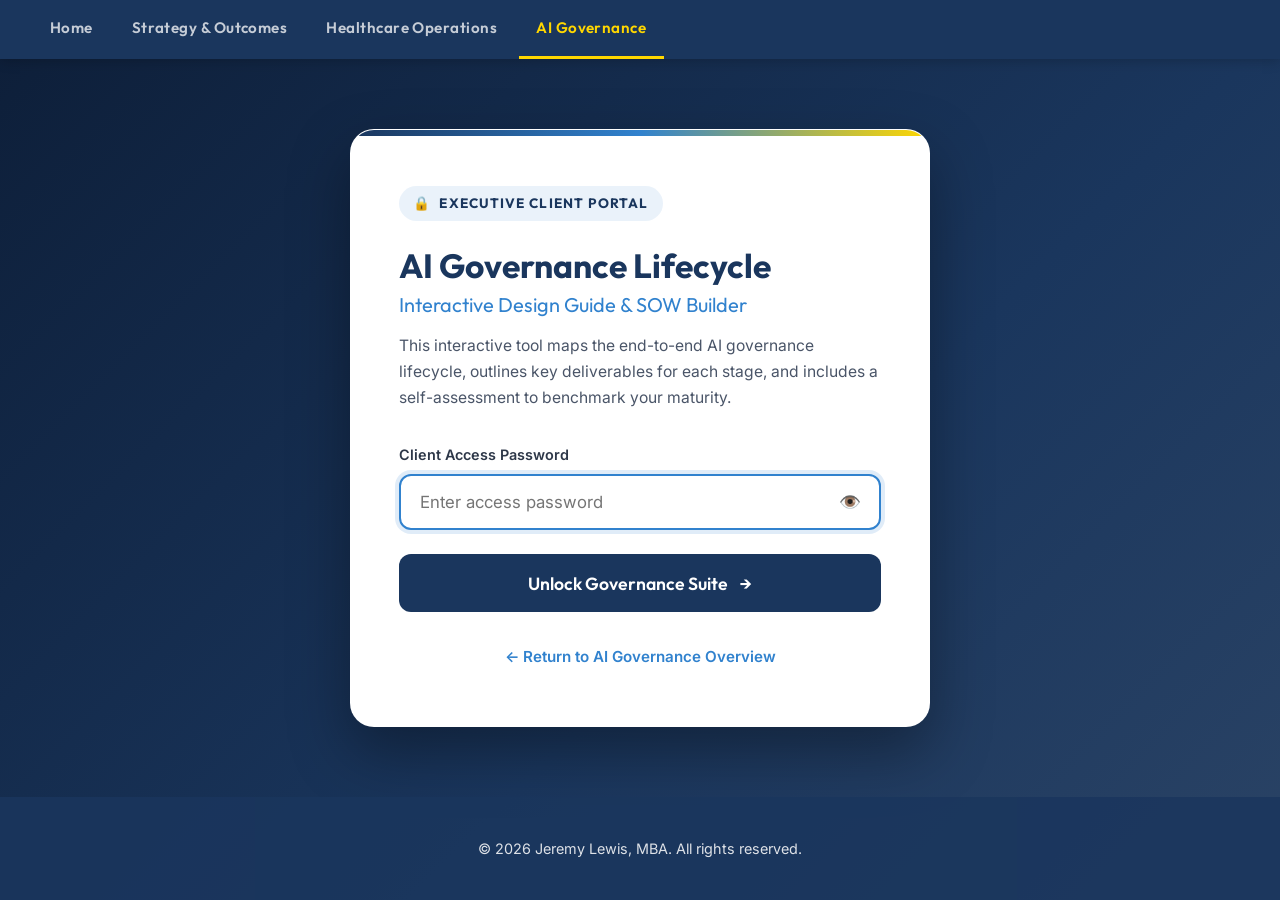
<file: ai-gov-lifecycle.html>
<!DOCTYPE html>
<html lang="en">

<head>
    <meta charset="UTF-8">
    <meta name="viewport" content="width=device-width, initial-scale=1.0">
    <title>AI Governance Lifecycle Design Guide | Executive Advisory</title>
    <meta name="description"
        content="Interactive AI Governance Lifecycle Design Guide and SOW Builder. Comprehensive workflow covering proposal capture, committee gates, pilot design, and continuous monitoring.">
    <link rel="icon" type="image/svg+xml" href="assets/favicon.svg">
    <link rel="stylesheet" href="style.css">
    <link rel="stylesheet" href="ai-gov-style.css">
    <script>
        (function() {
            if (sessionStorage.getItem('ai_gov_auth') !== 'granted') {
                sessionStorage.setItem('ai_gov_redirect_after_login', 'ai-gov-lifecycle.html');
                window.location.replace('ai-gov-login.html');
            }
        })();
    </script>
</head>

<body class="lifecycle-app" id="lifecycleAppRoot">

    <!-- Primary Site Nav -->
    <nav class="site-nav non-sticky-nav">
        <a href="index.html" class="site-nav-link">Home</a>
        <a href="strategy-outcomes.html" class="site-nav-link">Strategy &amp; Outcomes</a>
        <a href="healthcare-operations.html" class="site-nav-link">Healthcare Operations</a>
        <a href="ai-governance.html" class="site-nav-link">AI Governance</a>
        <a href="ai-gov-lifecycle.html" class="site-nav-link active">AI Gov Portal 🔒</a>
    </nav>

    <!-- Secondary Portal Subnav -->
    <div class="portal-subnav">
        <div class="portal-suite-tabs">
            <a href="ai-governance.html" class="portal-suite-tab">
                <span>← Portfolio Overview</span>
            </a>
            <a href="ai-gov-alignment.html" class="portal-suite-tab">
                <span>🎯 The Challenge &amp; Alignment</span>
            </a>
            <a href="ai-gov-lifecycle.html" class="portal-suite-tab active">
                <span>⚙️ 8-Stage Lifecycle Tool</span>
            </a>
        </div>
        <div class="portal-nav-actions">
            <button type="button" class="portal-action-btn" onclick="logoutPortal()">
                <span>🔒 Lock / Sign Out</span>
            </button>
        </div>
    </div>

    <!-- Executive Hero Banner -->
    <header class="lifecycle-header">
        <div class="lifecycle-header-container">
            <span class="lifecycle-tag">Interactive Advisory Framework</span>
            <h1>Enterprise AI Governance Lifecycle</h1>
            <p class="lifecycle-subtitle">
                A structured, repeatable operational methodology for enterprise leadership. 
                This framework breaks complex AI operations into distinct stage-gates, validates technical and clinical trust, 
                benchmarks organizational maturity, and translates operational needs into an actionable Statement of Work.
            </p>

            <div class="lifecycle-meta-bar">
                <div class="meta-item">
                    <span>📌 Phases:</span>
                    <strong>8 Full-Cycle Stages</strong>
                </div>
                <div class="meta-item">
                    <span>🛡️ Oversight:</span>
                    <strong>5 Committee Review Gates</strong>
                </div>
                <div class="meta-item">
                    <span>📋 Operations:</span>
                    <strong id="totalSubstepsHeadlineCount">46 Discrete Substeps &amp; Deliverables</strong>
                </div>
                <div class="meta-item">
                    <span>📄 Tooling:</span>
                    <strong>Dynamic SOW Generator</strong>
                </div>
            </div>
        </div>
    </header>

    <!-- Sticky Chevron Stepper & Quick Action Ribbon (Locked at top during scroll) -->
    <section class="sticky-stepper-header" id="stickyStepperHeader">
        <div class="sticky-stepper-inner">
            <div class="stepper-action-toolbar">
                <div class="toolbar-left">
                    <span class="toolbar-title">AI Lifecycle</span>
                    <span class="stepper-hint">Click any chevron to inspect tasks, deliverables, and governance gates</span>
                </div>

                <div class="quick-actions-group">
                    <div class="quick-btn" style="background:#edf2f7; cursor:default;" title="Organizational Governance Maturity Score">
                        <span>Avg Maturity:</span>
                        <strong id="overallMaturityScoreBadge" style="color:var(--primary-color); margin-left:0.25rem;">2.1 / 5.0</strong>
                    </div>

                    <button type="button" class="quick-btn edit-mode-toggle-btn" id="editModeToggleBtn" onclick="toggleEditMode()" title="Toggle Visual Content Editing Mode">
                        <span id="editModeIcon">✏️</span>
                        <span id="editModeText">Edit Content</span>
                    </button>

                    <button type="button" class="quick-btn" id="saveEditsTopBtn" onclick="saveVisualEdits()" style="display: none; background: #38a169 !important; color: #ffffff !important; border-color: #2f855a !important; font-weight: 700;" title="Save all text changes to ai-gov.js">
                        <span>💾</span>
                        <span>Save to File</span>
                    </button>

                    <button type="button" class="sow-trigger-btn" onclick="openSowModal()">
                        <span>📄 Statement of Work</span>
                        <span class="sow-count-badge" id="sowCountBadge">0</span>
                    </button>
                </div>
            </div>

            <nav class="chevron-stepper" id="chevronStepper" aria-label="AI Governance Lifecycle Steps">
                <!-- Dynamically populated by ai-gov.js -->
            </nav>
        </div>
    </section>

    <!-- Detailed Drilldown & Substeps Accordion (Primary active view) -->
    <main class="drilldown-view-section" id="drilldownViewContainer">
        <!-- Dynamically rendered phase content from ai-gov.js -->
    </main>

    <!-- Statement of Work (SOW) Generator Modal -->
    <div class="sow-modal-overlay" id="sowModal" role="dialog" aria-modal="true" aria-labelledby="sowModalTitle">
        <div class="sow-modal-card">
            <div class="sow-modal-header">
                <div class="sow-header-info">
                    <h2 id="sowModalTitle">AI Governance Statement of Work (SOW)</h2>
                    <span class="sow-header-subtitle">Executive Proposal &amp; Implementation Scope Specification</span>
                </div>
                <button type="button" class="close-modal-btn" onclick="closeSowModal()" aria-label="Close Statement of Work modal">✕</button>
            </div>

            <div class="sow-modal-body" id="sowModalBody">
                <!-- Dynamically compiled by ai-gov.js -->
            </div>

            <div class="sow-modal-footer">
                <div class="sow-footer-left">
                    <button type="button" class="quick-btn" onclick="copySowToClipboard()">
                        <span>📋 Copy SOW (Markdown)</span>
                    </button>
                    <button type="button" class="quick-btn" onclick="printSow()">
                        <span>🖨️ Print / Save as PDF</span>
                    </button>
                    <span class="copy-success-toast" id="copyToast">✓ Copied to clipboard!</span>
                </div>

                <button type="button" class="nav-step-btn" onclick="closeSowModal()">
                    Close &amp; Return to Guide
                </button>
            </div>
        </div>
    </div>

    <!-- Site Footer -->
    <footer class="sp-footer">
        <p>&copy; 2026 Enterprise AI Governance Portfolio. All rights reserved.</p>
    </footer>

    <!-- In-Page Visual Edit Floating Action Bar -->
    <div class="edit-mode-floating-bar" id="editFloatingBar" style="display: none;">
        <div class="edit-bar-status">
            <span class="edit-pulse-dot"></span>
            <span id="editStatusMessage">✏️ Visual Edit Mode — Click text to edit • Press Enter or "+ Add Bullet Point" to add items</span>
        </div>
        <div class="edit-bar-actions">
            <button type="button" class="edit-bar-btn btn-save" onclick="saveVisualEdits()" title="Save all text changes to ai-gov.js">
                <span>💾 Save to File</span>
            </button>
            <button type="button" class="edit-bar-btn btn-lock" onclick="lockEditorAccess()" title="Lock Editor (Require password again)">
                <span>🔒 Lock Editor</span>
            </button>
            <button type="button" class="edit-bar-btn btn-discard" onclick="toggleEditMode()" title="Exit Edit Mode">
                <span>✕ Exit Edit Mode</span>
            </button>
        </div>
    </div>

    <!-- Save Notification Toast -->
    <div class="edit-save-toast" id="editSaveToast">
        <span>✓</span>
        <span id="editSaveToastText">Saved successfully to ai-gov.js!</span>
    </div>

    <!-- Application Script -->
    <script src="ai-gov.js"></script>
</body>

</html>
</file>
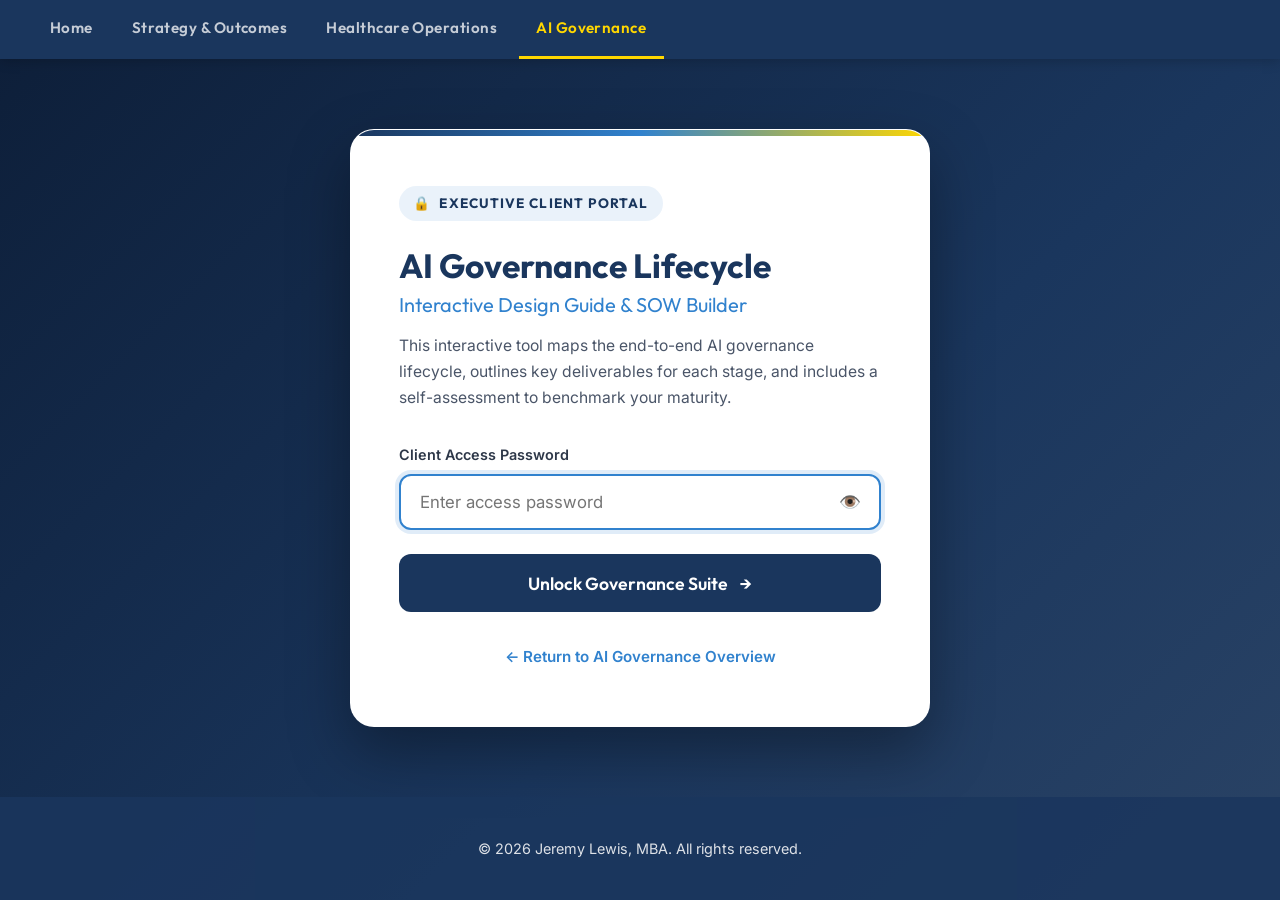
<file: ai-gov-login.html>
<!DOCTYPE html>
<html lang="en">

<head>
    <meta charset="UTF-8">
    <meta name="viewport" content="width=device-width, initial-scale=1.0">
    <title>AI Governance Lifecycle Portal | Jeremy Lewis, MBA</title>
    <meta name="description"
        content="Confidential AI Governance Lifecycle Design Guide & Maturity Assessment by Jeremy Lewis, MBA.">
    <link rel="icon" type="image/svg+xml" href="assets/favicon.svg">
    <link rel="stylesheet" href="style.css">
    <link rel="stylesheet" href="ai-gov-style.css">
</head>

<body class="login-page-body">

    <!-- Top Bar Navigation -->
    <nav class="site-nav">
        <a href="index.html" class="site-nav-link">Home</a>
        <a href="strategy-outcomes.html" class="site-nav-link">Strategy &amp; Outcomes</a>
        <a href="healthcare-operations.html" class="site-nav-link">Healthcare Operations</a>
        <a href="ai-governance.html" class="site-nav-link active">AI Governance</a>
    </nav>

    <div class="login-wrapper">
        <div class="login-card">
            <div class="login-badge">
                <span class="lock-icon">🔒</span>
                <span>Executive Client Portal</span>
            </div>

            <h1>AI Governance Lifecycle<br><span class="login-title-sub">Interactive Design Guide &amp; SOW Builder</span></h1>
            
            <p class="login-description">
                This interactive tool maps the end-to-end AI governance lifecycle, outlines key deliverables for each stage, and includes a self-assessment to benchmark your maturity.
            </p>

            <form id="loginForm" class="login-form" onsubmit="handleLogin(event)">
                <div class="form-group">
                    <label for="passwordInput">Client Access Password</label>
                    <div class="password-input-group">
                        <input type="password" id="passwordInput" placeholder="Enter access password" autocomplete="current-password" required autofocus>
                        <button type="button" class="toggle-password-btn" onclick="togglePasswordVisibility()" aria-label="Toggle password visibility">
                            <span id="pwdEyeIcon">👁️</span>
                        </button>
                    </div>
                    <div id="loginError" class="login-error-msg" role="alert" style="display: none;"></div>
                </div>

                <button type="submit" class="login-btn" id="loginBtn">
                    <span>Unlock Governance Suite</span>
                    <span class="btn-arrow">→</span>
                </button>
            </form>

            <div id="alreadyAuthBox" style="display: none; margin-top: 1.5rem; padding: 1rem; background: #f0fff4; border: 1.5px solid #9ae6b4; border-radius: 0.75rem; text-align: center;">
                <div style="color: #22543d; font-weight: 600; font-size: 0.95rem;">✓ Active Session Authorized</div>
                <div style="margin-top: 0.4rem;">
                    <a id="alreadyAuthLink" href="ai-gov-lifecycle.html" style="color: #1a365d; font-weight: 700; text-decoration: underline; font-size: 0.92rem;">Proceed to AI Governance Suite →</a>
                </div>
            </div>

            <div class="login-footer">
                <a href="ai-governance.html" class="return-link">← Return to AI Governance Overview</a>
            </div>
        </div>
    </div>

    <!-- Footer -->
    <footer class="sp-footer">
        <p>&copy; 2026 Jeremy Lewis, MBA. All rights reserved.</p>
    </footer>

    <script src="ai-gov.js"></script>
    <script>
        // If user is already authenticated in this session, provide quick jump
        if (sessionStorage.getItem('ai_gov_auth') === 'granted') {
            const authBox = document.getElementById('alreadyAuthBox');
            const authLink = document.getElementById('alreadyAuthLink');
            const redirectTarget = sessionStorage.getItem('ai_gov_redirect_after_login') || 'ai-gov-lifecycle.html';
            if (authLink) authLink.href = redirectTarget;
            if (authBox) authBox.style.display = 'block';
        }
    </script>
</body>

</html>
</file>
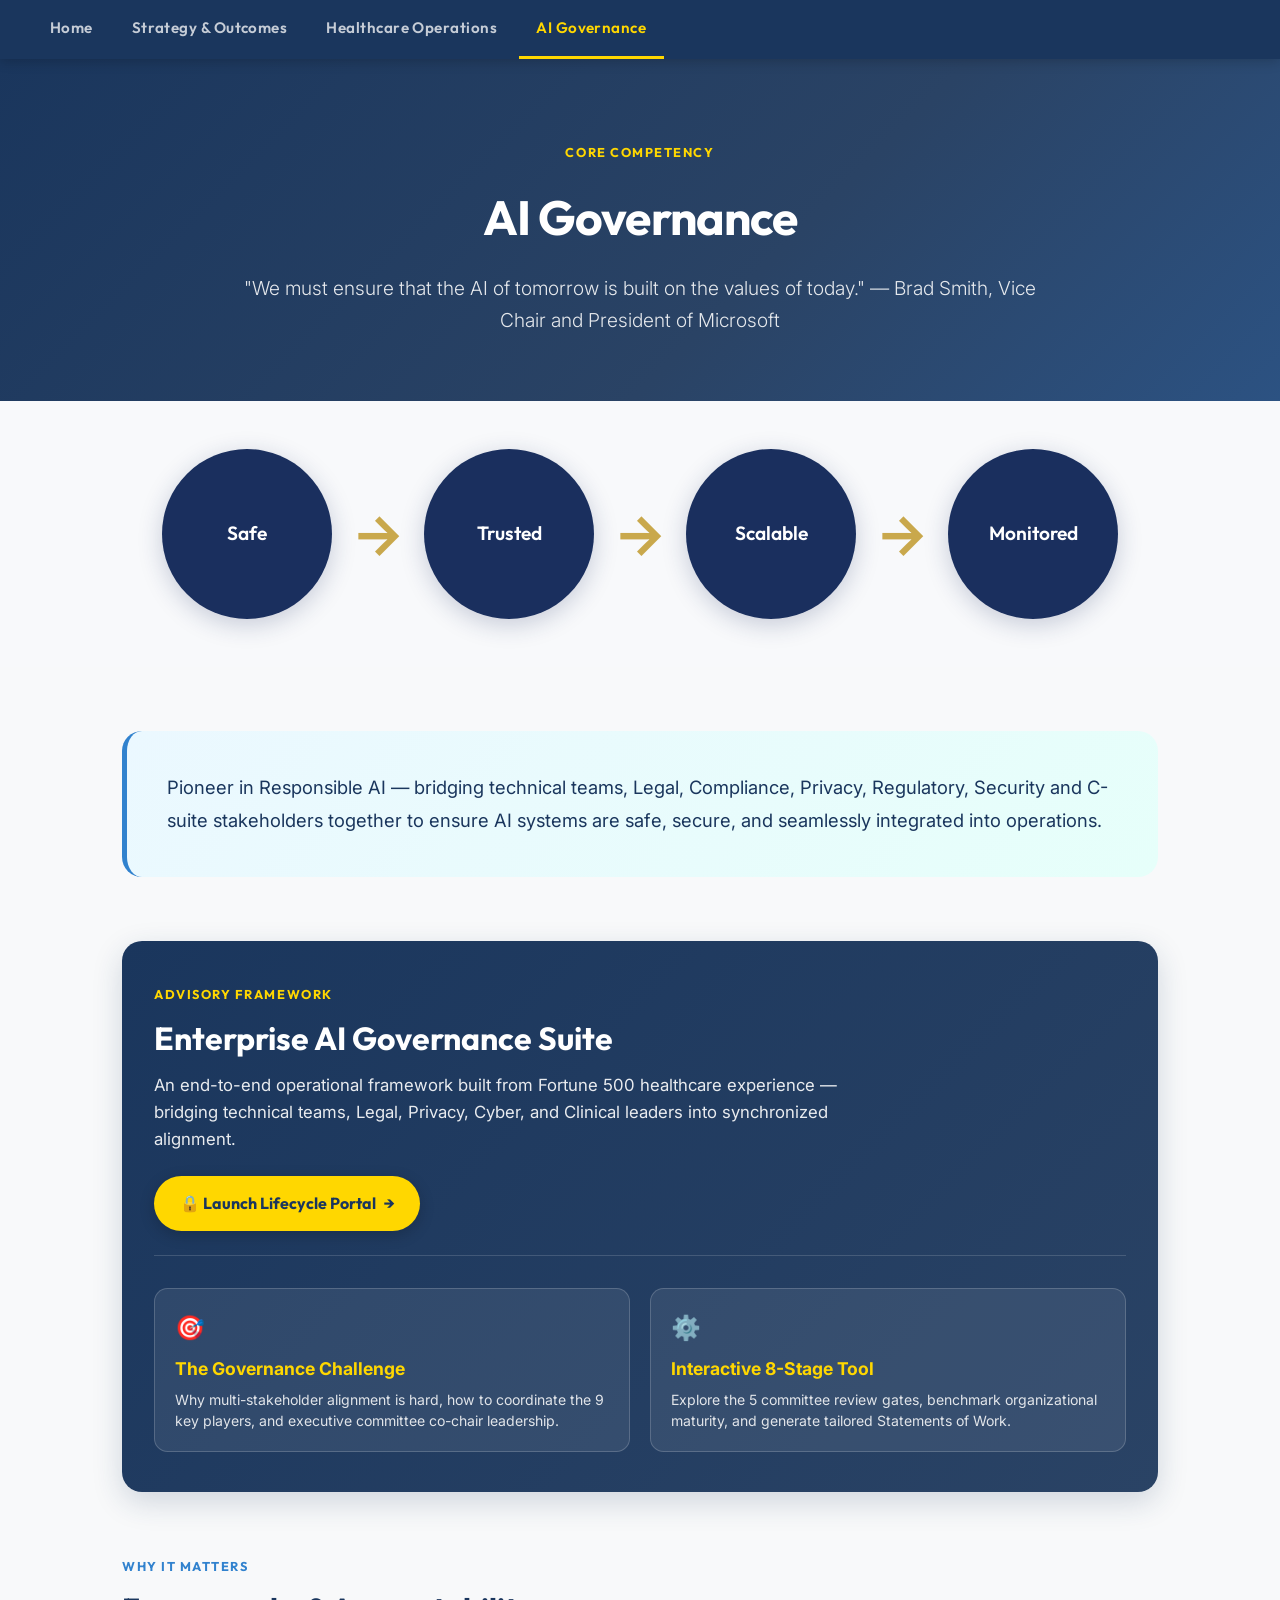
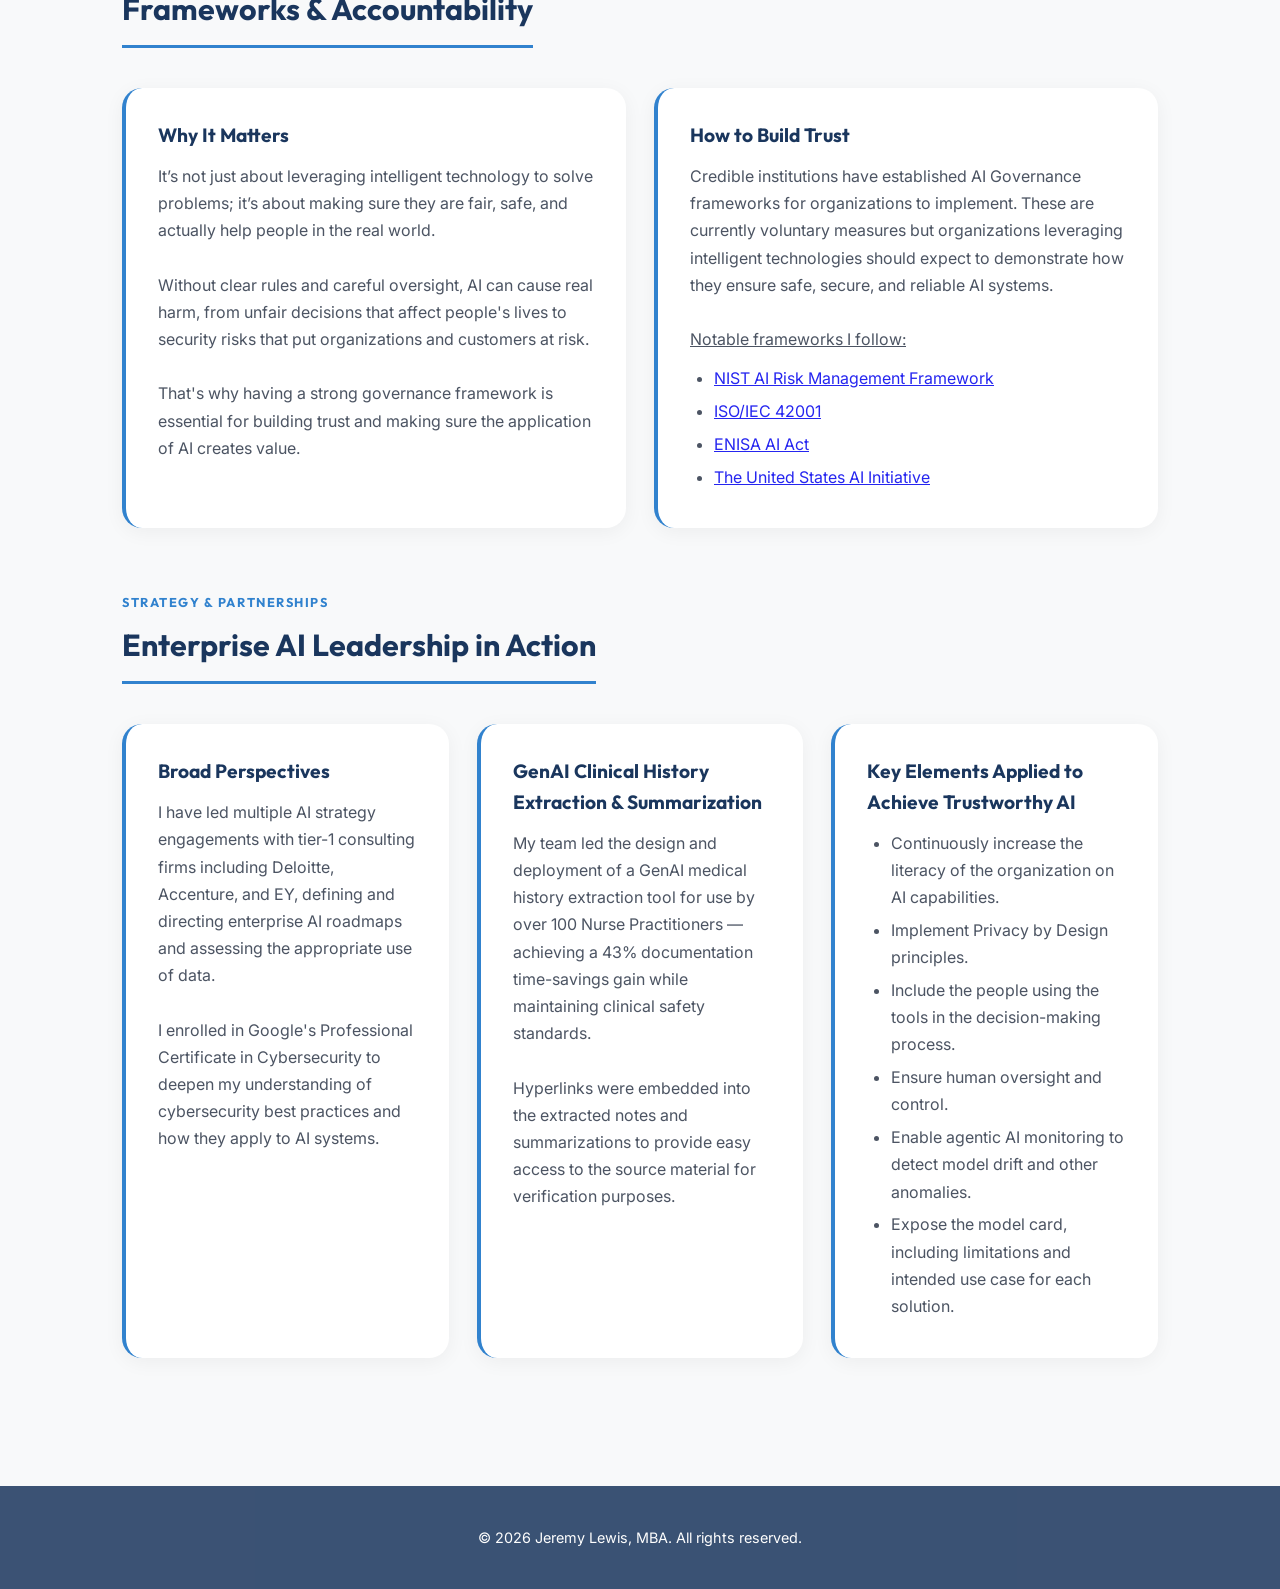
<file: ai-governance.html>
<!DOCTYPE html>
<html lang="en">
<head>
    <meta charset="UTF-8">
    <meta name="viewport" content="width=device-width, initial-scale=1.0">
    <title>AI Governance | Jeremy Lewis, MBA</title>
    <meta name="description" content="Jeremy Lewis's expertise in Responsible AI Governance, risk frameworks, and enterprise AI strategy.">
    <link rel="icon" type="image/svg+xml" href="assets/favicon.svg">
    <link rel="stylesheet" href="style.css">
</head>
<body>

    <!-- Site Nav -->
    <nav class="site-nav">
        <a href="index.html" class="site-nav-link">Home</a>
        <a href="strategy-outcomes.html" class="site-nav-link">Strategy &amp; Outcomes</a>
        <a href="healthcare-operations.html" class="site-nav-link">Healthcare Operations</a>
        <a href="ai-governance.html" class="site-nav-link active">AI Governance</a>
    </nav>

    <!-- Hero -->
    <header class="sp-hero">
        <div class="sp-hero-inner">
            <span class="sp-hero-tag">Core Competency</span>
            <h1>AI Governance</h1>
            <p class="sp-hero-sub">"We must ensure that the AI of tomorrow is built on the values of today."
— Brad Smith, Vice Chair and President of Microsoft</p>
        </div>
    </header>

    <!-- Process Diagram -->
    <div class="sp-process">
        <div class="sp-process-step">
            <div class="sp-circle">
                <span>Safe</span>
            </div>
        </div>
        <div class="sp-process-arrow">&#8594;</div>
        <div class="sp-process-step">
            <div class="sp-circle">
                <span>Trusted</span>
            </div>
        </div>
        <div class="sp-process-arrow">&#8594;</div>
        <div class="sp-process-step">
            <div class="sp-circle">
                <span>Scalable</span>
            </div>
        </div>
        <div class="sp-process-arrow">&#8594;</div>
        <div class="sp-process-step">
            <div class="sp-circle">
                <span>Monitored</span>
            </div>
        </div>
    </div>

    <!-- Content -->
    <main class="sp-content">

        <!-- Callout -->
        <div class="sp-callout">
            <p>Pioneer in Responsible AI — bridging technical teams, Legal, Compliance, Privacy, Regulatory, Security and C-suite stakeholders together to ensure AI systems are safe, secure, and seamlessly integrated into operations.</p>
        </div>

        <!-- Interactive AI Governance Suite Banner -->
        <div style="background: linear-gradient(135deg, #1a365d 0%, #2a4365 100%); color: white; border-radius: 1.25rem; padding: 2.5rem 2rem; margin-bottom: 4rem; box-shadow: 0 10px 30px rgba(26,54,93,0.18);">
            <div style="display: flex; align-items: center; justify-content: space-between; flex-wrap: wrap; gap: 1.5rem; margin-bottom: 2rem; border-bottom: 1px solid rgba(255,255,255,0.15); padding-bottom: 1.5rem;">
                <div style="max-width: 700px;">
                    <span style="display: inline-block; font-family: 'Outfit', sans-serif; font-size: 0.8rem; font-weight: 700; letter-spacing: 0.12em; text-transform: uppercase; color: #FFD700; margin-bottom: 0.5rem;">Advisory Framework</span>
                    <h3 style="font-size: 2rem; color: white; margin-bottom: 0.5rem;">Enterprise AI Governance Suite</h3>
                    <p style="font-size: 1.05rem; opacity: 0.9; line-height: 1.6; margin: 0;">An end-to-end operational framework built from Fortune 500 healthcare experience — bridging technical teams, Legal, Privacy, Cyber, and Clinical leaders into synchronized alignment.</p>
                </div>
                <div>
                    <a href="ai-gov-lifecycle.html" style="display: inline-flex; align-items: center; gap: 0.5rem; background: #FFD700; color: #1a365d; font-family: 'Outfit', sans-serif; font-weight: 700; font-size: 1rem; padding: 0.9rem 1.6rem; border-radius: 2rem; text-decoration: none; box-shadow: 0 4px 15px rgba(0,0,0,0.2); transition: transform 0.2s ease;">
                        <span>🔒 Launch Lifecycle Portal</span>
                        <span>→</span>
                    </a>
                </div>
            </div>

            <!-- Suite Pillars Grid -->
            <div style="display: grid; grid-template-columns: repeat(auto-fit, minmax(280px, 1fr)); gap: 1.25rem;">
                <a href="ai-gov-alignment.html" style="background: rgba(255,255,255,0.08); border: 1px solid rgba(255,255,255,0.18); border-radius: 0.85rem; padding: 1.25rem; text-decoration: none; color: white; transition: all 0.2s ease; display: block;" onmouseover="this.style.background='rgba(255,255,255,0.15)'" onmouseout="this.style.background='rgba(255,255,255,0.08)'">
                    <span style="font-size: 1.5rem; display: block; margin-bottom: 0.5rem;">🎯</span>
                    <strong style="color: #FFD700; font-size: 1.1rem; display: block; margin-bottom: 0.35rem;">The Governance Challenge</strong>
                    <p style="font-size: 0.88rem; opacity: 0.85; line-height: 1.5; margin: 0;">Why multi-stakeholder alignment is hard, how to coordinate the 9 key players, and executive committee co-chair leadership.</p>
                </a>

                <a href="ai-gov-lifecycle.html" style="background: rgba(255,255,255,0.08); border: 1px solid rgba(255,255,255,0.18); border-radius: 0.85rem; padding: 1.25rem; text-decoration: none; color: white; transition: all 0.2s ease; display: block;" onmouseover="this.style.background='rgba(255,255,255,0.15)'" onmouseout="this.style.background='rgba(255,255,255,0.08)'">
                    <span style="font-size: 1.5rem; display: block; margin-bottom: 0.5rem;">⚙️</span>
                    <strong style="color: #FFD700; font-size: 1.1rem; display: block; margin-bottom: 0.35rem;">Interactive 8-Stage Tool</strong>
                    <p style="font-size: 0.88rem; opacity: 0.85; line-height: 1.5; margin: 0;">Explore the 5 committee review gates, benchmark organizational maturity, and generate tailored Statements of Work.</p>
                </a>
            </div>
        </div>

        <!-- Section 1 -->
        <p class="sp-section-label">Why It Matters</p>
        <h2 class="sp-section-title">Frameworks &amp; Accountability</h2>
        <div class="sp-card-grid">
            <div class="sp-card">
                <h3>Why It Matters</h3>
                <p>It’s not just about leveraging intelligent technology to solve problems; it’s about making sure they are fair, safe, and actually help people in the real world. <br><br>Without clear rules and careful oversight, AI can cause real harm, from unfair decisions that affect people's lives to security risks that put organizations and customers at risk. <br><br>That's why having a strong governance framework is essential for building trust and making sure the application of AI creates value.</p>
            </div>
            <div class="sp-card">
                <h3>How to Build Trust</h3>
                <p>Credible institutions have established AI Governance frameworks for organizations to implement. These are currently voluntary measures but organizations leveraging intelligent technologies should expect to demonstrate how they ensure safe, secure, and reliable AI systems.<br><br><u>Notable frameworks I follow:</u>  </p>
                <ul>
                    <li><a href="https://www.nist.gov/artificial-intelligence" target="_blank" rel="noopener noreferrer">NIST AI Risk Management Framework</a></li>
                    <li><a href="https://www.iso.org/standard/42001" target="_blank" rel="noopener noreferrer">ISO/IEC 42001</a></li>
                    <li><a href="https://www.enisa.europa.eu/topics/artificial-intelligence-and-next-gen-technologies" target="_blank" rel="noopener noreferrer">ENISA AI Act</a></li>
                    <li><a href="https://www.ai.gov/" target="_blank" rel="noopener noreferrer">The United States AI Initiative</a></li>
                </ul>
            </div>
        </div>

        <!-- Section 2 -->
        <p class="sp-section-label">Strategy &amp; Partnerships</p>
        <h2 class="sp-section-title">Enterprise AI Leadership in Action</h2>
        <div class="sp-card-grid">
            <div class="sp-card">
                <h3>Broad Perspectives</h3>
                <p>I have led multiple AI strategy engagements with tier-1 consulting firms including Deloitte, Accenture, and EY, defining and directing enterprise AI roadmaps and assessing the appropriate use of data. <br><br>I enrolled in Google's Professional Certificate in Cybersecurity to deepen my understanding of cybersecurity best practices and how they apply to AI systems.</p>
            </div>
            <div class="sp-card">
                <h3>GenAI Clinical History Extraction &amp; Summarization</h3>
                <p>My team led the design and deployment of a GenAI medical history extraction tool for use by over 100 Nurse Practitioners — achieving a 43% documentation time-savings gain while maintaining clinical safety standards. <br><br>Hyperlinks were embedded into the extracted notes and summarizations to provide easy access to the source material for verification purposes.</p>
            </div>
            <div class="sp-card">
                <h3>Key Elements Applied to Achieve Trustworthy AI</h3>
                 <ul>
                    <li>Continuously increase the literacy of the organization on AI capabilities.</li>
                    <li>Implement Privacy by Design principles.</li>
                    <li>Include the people using the tools in the decision-making process.</li>
                    <li>Ensure human oversight and control.</li>
                    <li>Enable agentic AI monitoring to detect model drift and other anomalies.</li>
                    <li>Expose the model card, including limitations and intended use case for each solution.</li>
                </ul>
            </div>
        </div>

    </main>

    <!-- Footer -->
    <footer class="sp-footer">
        <p>&copy; 2026 Jeremy Lewis, MBA. All rights reserved.</p>
    </footer>

</body>
</html>
</file>
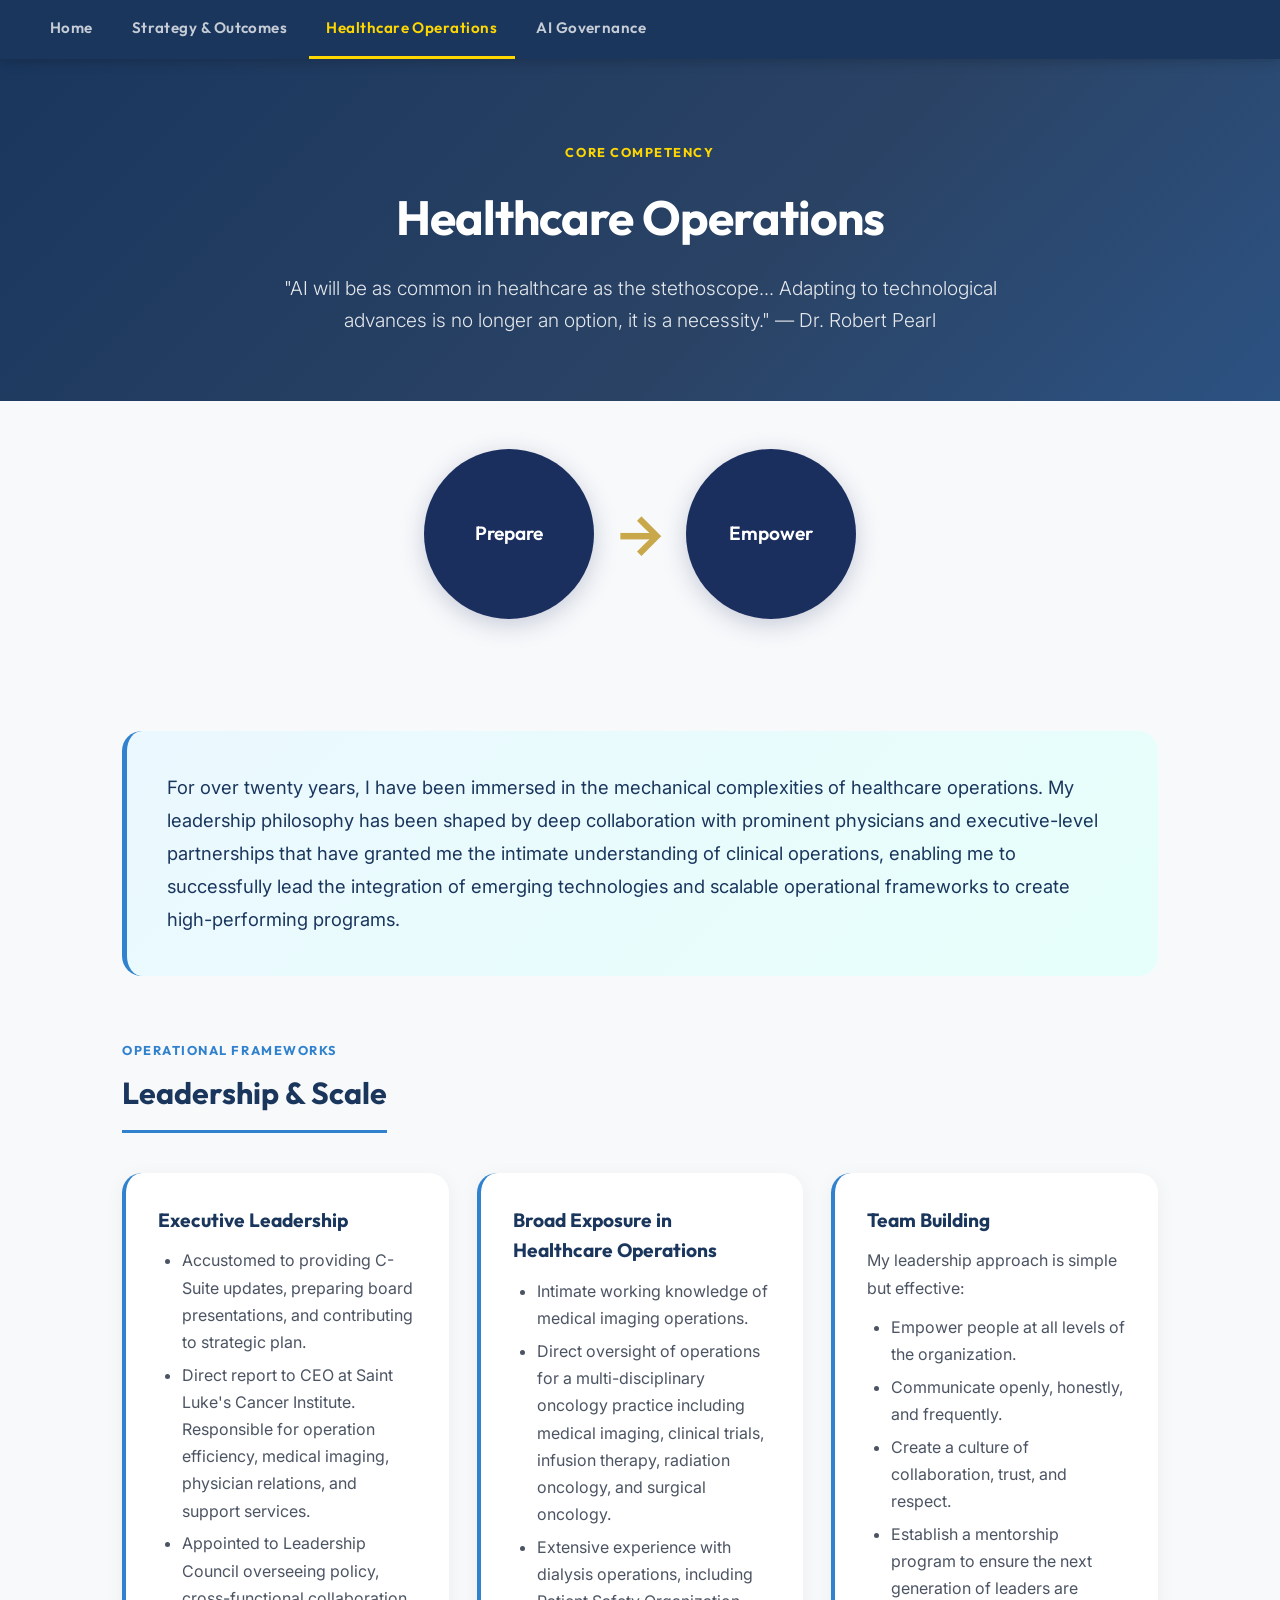
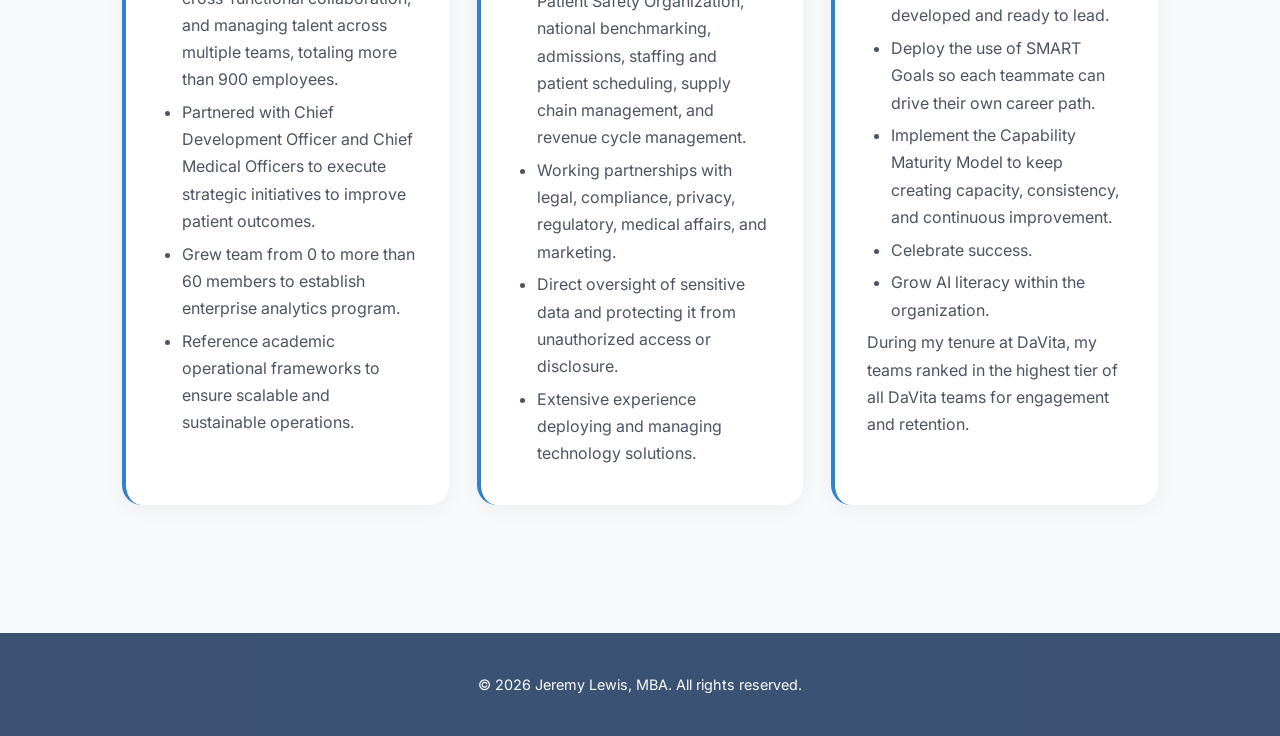
<file: healthcare-operations.html>
<!DOCTYPE html>
<html lang="en">
<head>
    <meta charset="UTF-8">
    <meta name="viewport" content="width=device-width, initial-scale=1.0">
    <title>Healthcare Operations | Jeremy Lewis, MBA</title>
    <meta name="description" content="Jeremy Lewis's expertise in healthcare operations, clinical outcomes, and operational excellence.">
    <link rel="icon" type="image/svg+xml" href="assets/favicon.svg">
    <link rel="stylesheet" href="style.css">
</head>
<body>

    <!-- Site Nav -->
    <nav class="site-nav">
        <a href="index.html" class="site-nav-link">Home</a>
        <a href="strategy-outcomes.html" class="site-nav-link">Strategy &amp; Outcomes</a>
        <a href="healthcare-operations.html" class="site-nav-link active">Healthcare Operations</a>
        <a href="ai-governance.html" class="site-nav-link">AI Governance</a>
    </nav>

    <!-- Hero -->
    <header class="sp-hero">
        <div class="sp-hero-inner">
            <span class="sp-hero-tag">Core Competency</span>
            <h1>Healthcare Operations</h1>
            <p class="sp-hero-sub">"AI will be as common in healthcare as the stethoscope... Adapting to technological advances is no longer an option, it is a necessity."
— Dr. Robert Pearl</p>
        </div>
    </header>

    <!-- Process Diagram -->
    <div class="sp-process">
        <div class="sp-process-step">
            <div class="sp-circle">
                <span>Prepare</span>
            </div>
        </div>
        <div class="sp-process-arrow">&#8594;</div>
        <div class="sp-process-step">
            <div class="sp-circle">
                <span>Empower</span>
            </div>
        </div>
    </div>

    <!-- Content -->
    <main class="sp-content">

        <!-- Callout -->
        <div class="sp-callout">
            <p>For over twenty years, I have been immersed in the mechanical complexities of healthcare operations. My leadership philosophy has been shaped by deep collaboration with prominent physicians and executive-level partnerships that have granted me the intimate understanding of clinical operations, enabling me to successfully lead the integration of emerging technologies and scalable operational frameworks to create high-performing programs. </p>
        </div>

        <!-- Section 1 -->
        <p class="sp-section-label">Operational Frameworks</p>
        <h2 class="sp-section-title">Leadership &amp; Scale</h2>
        <div class="sp-card-grid">
            <div class="sp-card">
                <h3>Executive Leadership</h3>
                 <ul>
                    <li>Accustomed to providing C-Suite updates, preparing board presentations, and contributing to strategic plan.</li>
                    <li>Direct report to CEO at Saint Luke's Cancer Institute. Responsible for operation efficiency, medical imaging, physician relations, and support services.</li>
                    <li>Appointed to Leadership Council overseeing policy, cross-functional collaboration, and managing talent across multiple teams, totaling more than 900 employees.</li>
                    <li>Partnered with Chief Development Officer and Chief Medical Officers to execute strategic initiatives to improve patient outcomes.</li>
                    <li>Grew team from 0 to more than 60 members to establish enterprise analytics program.</li>
                    <li>Reference academic operational frameworks to ensure scalable and sustainable operations.</li>
                </ul>
            </div>
            <div class="sp-card">
                <h3>Broad Exposure in Healthcare Operations</h3>
                <ul>
                    <li>Intimate working knowledge of medical imaging operations.</li>
                    <li>Direct oversight of operations for a multi-disciplinary oncology practice including medical imaging, clinical trials, infusion therapy, radiation oncology, and surgical oncology.</li>
                    <li>Extensive experience with dialysis operations, including Patient Safety Organization, national benchmarking, admissions, staffing and patient scheduling, supply chain management, and revenue cycle management.</li>
                    <li>Working partnerships with legal, compliance, privacy, regulatory, medical affairs, and marketing.</li>
                    <li>Direct oversight of sensitive data and protecting it from unauthorized access or disclosure.</li>
                    <li>Extensive experience deploying and managing technology solutions.</li>
                </ul>
            </div>
            <div class="sp-card">
                <h3>Team Building</h3>
                <p>My leadership approach is simple but effective:</p>
                <ul>
                    <li>Empower people at all levels of the organization.</li>
                    <li>Communicate openly, honestly, and frequently.</li>
                    <li>Create a culture of collaboration, trust, and respect.</li>
                    <li>Establish a mentorship program to ensure the next generation of leaders are developed and ready to lead.</li>
                    <li>Deploy the use of SMART Goals so each teammate can drive their own career path.</li>
                    <li>Implement the Capability Maturity Model to keep creating capacity, consistency, and continuous improvement.</li>
                    <li>Celebrate success.</li>
                    <li>Grow AI literacy within the organization.</li>
                </ul>
                <p>During my tenure at DaVita, my teams ranked in the highest tier of all DaVita teams for engagement and retention.</p>
            </div>
        </div>

    </main>

    <!-- Footer -->
    <footer class="sp-footer">
        <p>&copy; 2026 Jeremy Lewis, MBA. All rights reserved.</p>
    </footer>

</body>
</html>
</file>
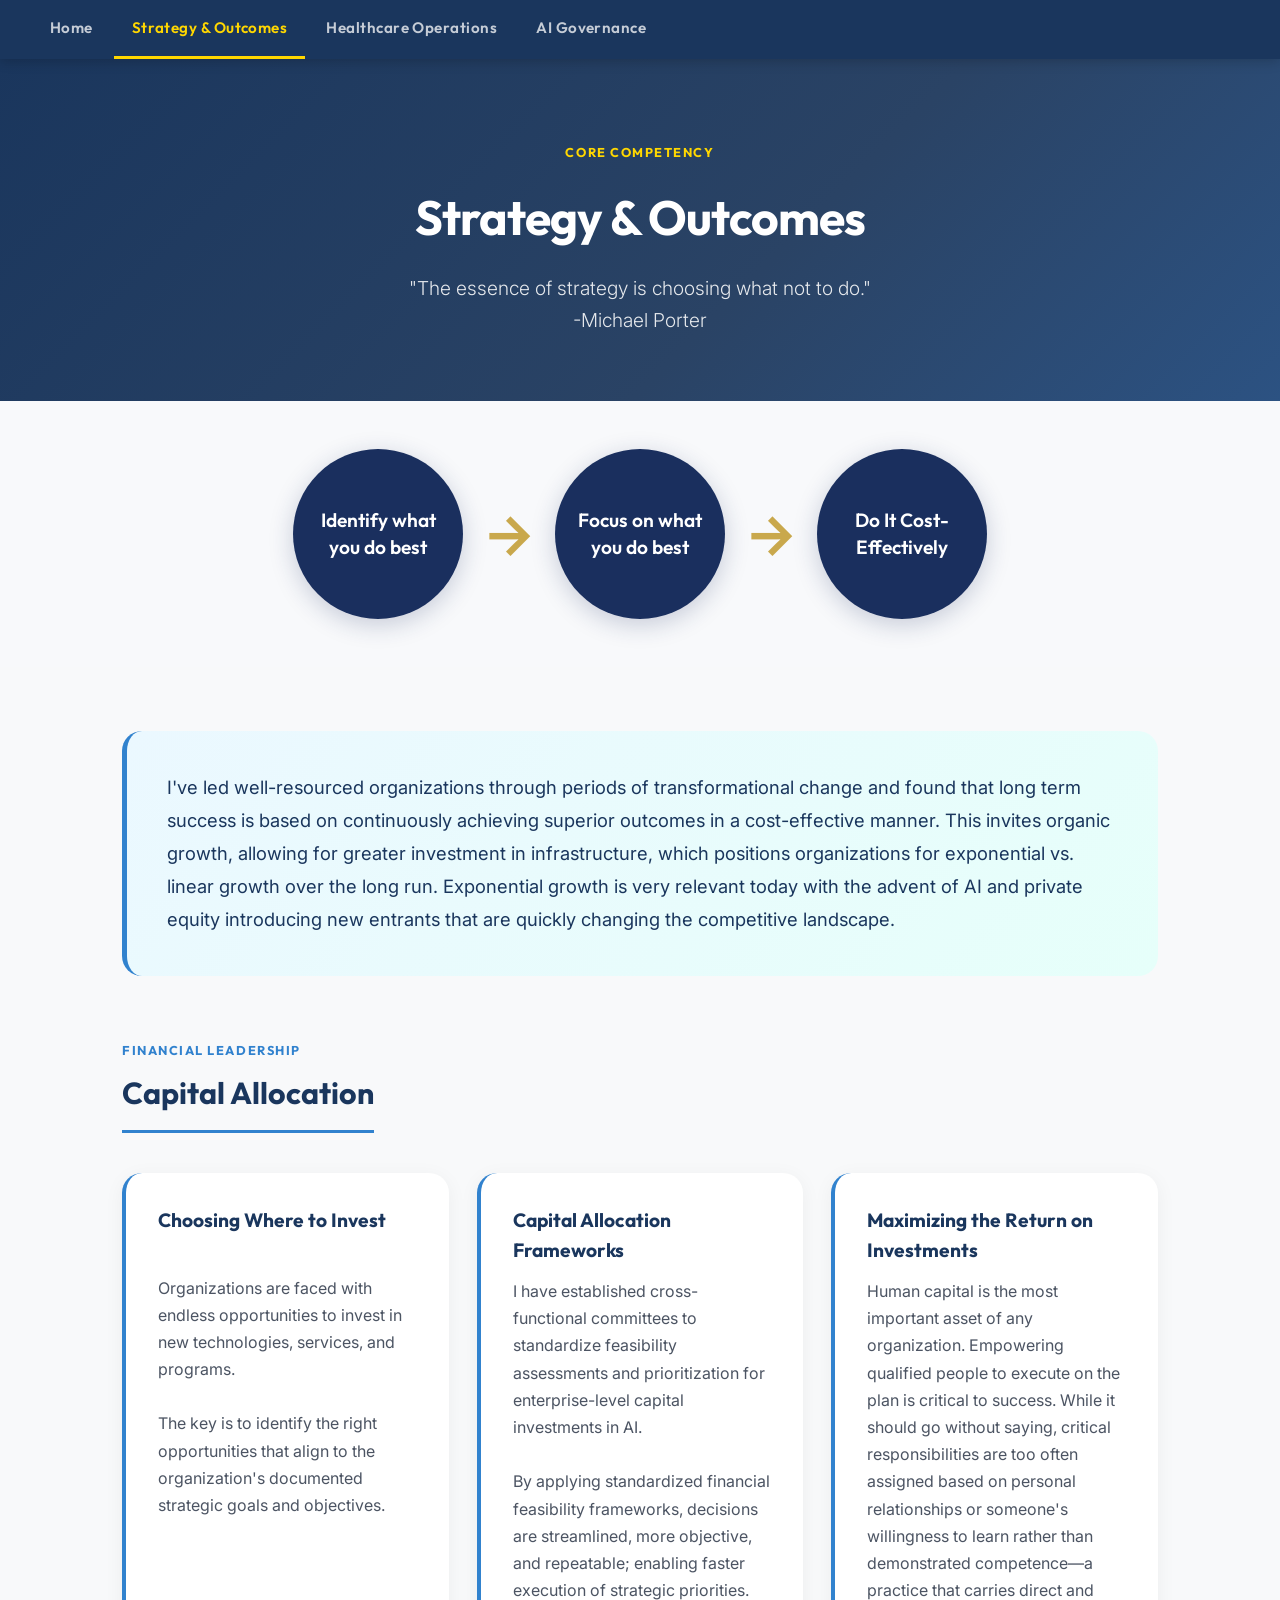
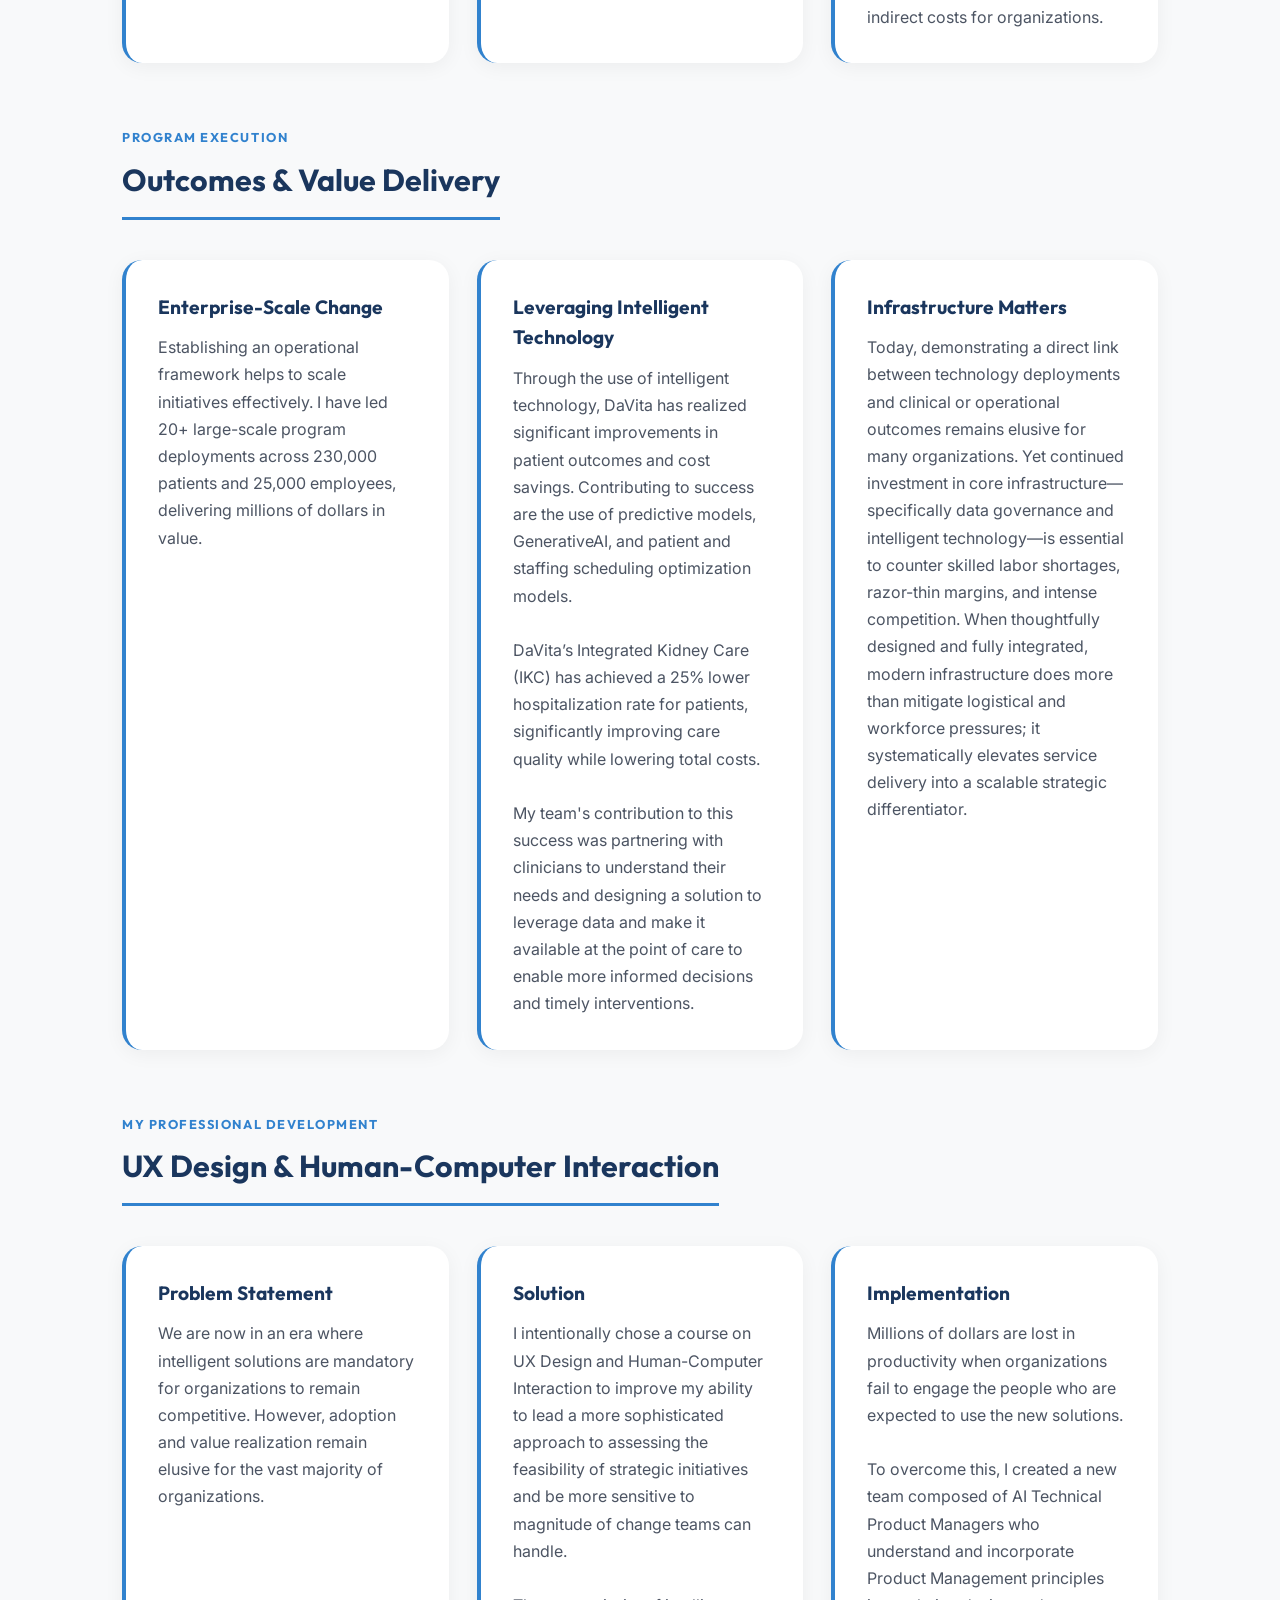
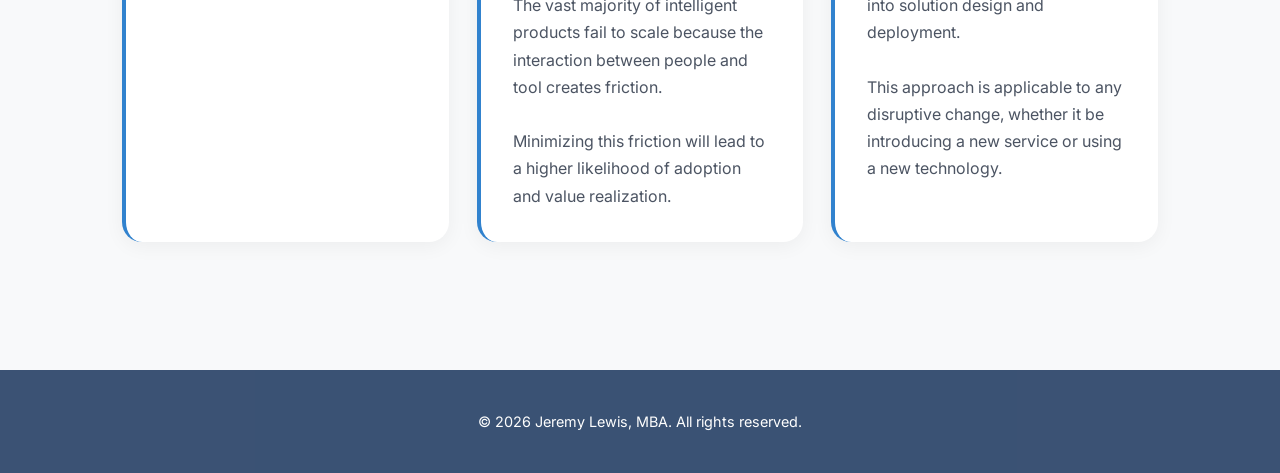
<file: strategy-outcomes.html>
<!DOCTYPE html>
<html lang="en">

<head>
    <meta charset="UTF-8">
    <meta name="viewport" content="width=device-width, initial-scale=1.0">
    <title>Strategy &amp; Outcomes | Jeremy Lewis, MBA</title>
    <meta name="description"
        content="Jeremy Lewis's expertise in financial strategy, capital allocation, and measurable organizational outcomes.">
    <link rel="icon" type="image/svg+xml" href="assets/favicon.svg">
    <link rel="stylesheet" href="style.css">
</head>

<body>

    <!-- Site Nav -->
    <nav class="site-nav">
        <a href="index.html" class="site-nav-link">Home</a>
        <a href="strategy-outcomes.html" class="site-nav-link active">Strategy &amp; Outcomes</a>
        <a href="healthcare-operations.html" class="site-nav-link">Healthcare Operations</a>
        <a href="ai-governance.html" class="site-nav-link">AI Governance</a>
    </nav>

    <!-- Hero -->
    <header class="sp-hero">
        <div class="sp-hero-inner">
            <span class="sp-hero-tag">Core Competency</span>
            <h1>Strategy &amp; Outcomes</h1>
            <p class="sp-hero-sub">"The essence of strategy is choosing what not to do." </p>
            <p class="sp-hero-sub">-Michael Porter</p>
        </div>
    </header>


    <!-- Process Diagram -->
    <div class="sp-process">
        <div class="sp-process-step">
            <div class="sp-circle">
                <span>Identify what you do best</span>
            </div>
        </div>
        <div class="sp-process-arrow">&#8594;</div>
        <div class="sp-process-step">
            <div class="sp-circle">
                <span>Focus on what you do best</span>
            </div>
        </div>
        <div class="sp-process-arrow">&#8594;</div>
        <div class="sp-process-step">
            <div class="sp-circle">
                <span>Do It Cost-Effectively</span>
            </div>
        </div>
    </div>


    <!-- Content -->
    <main class="sp-content">

        <!-- Callout -->
        <div class="sp-callout">
            <p>I've led well-resourced organizations through periods of transformational change and found that long
                term success is based on continuously achieving superior outcomes in a cost-effective manner. This invites organic growth, allowing for greater investment in infrastructure, which positions organizations for exponential vs. linear growth over the long run.  Exponential growth is very relevant today with the advent of AI and private equity introducing new entrants that are quickly changing the competitive landscape.  </p>
        </div>

        <!-- Section 1 -->
        <p class="sp-section-label">Financial Leadership</p>
        <h2 class="sp-section-title">Capital Allocation</h2>
        <div class="sp-card-grid">
            <div class="sp-card">
                <h3>Choosing Where to Invest</h3>
                <p><br>Organizations are faced with endless opportunities to invest in new technologies, services, and
                    programs.
                    <br><br>The key is to identify the right opportunities that align to the organization's documented strategic
                    goals and objectives.</p>
            </div>
            <div class="sp-card">
                <h3>Capital Allocation Frameworks</h3>
                <p>I have established cross-functional committees to standardize feasibility assessments and prioritization for
                    enterprise-level capital investments in AI. <br><br>By applying standardized financial feasibility frameworks, decisions are streamlined, more objective, and repeatable; enabling faster execution of strategic priorities.</p>
            </div>
            <div class="sp-card">
                <h3>Maximizing the Return on Investments</h3>
                <p>Human capital is the most important asset of any organization. Empowering qualified people to execute on the plan is critical to success. While it should go without saying, critical responsibilities are too often assigned based on personal relationships or someone's willingness to learn rather than demonstrated competence—a practice that carries direct and indirect costs for organizations.</p>
            </div>
        </div>

        <!-- Section 2 -->
        <p class="sp-section-label">Program Execution</p>
        <h2 class="sp-section-title">Outcomes &amp; Value Delivery</h2>
        <div class="sp-card-grid">
            <div class="sp-card">
                <h3>Enterprise-Scale Change</h3>
                <p>Establishing an operational framework helps to scale initiatives effectively. I have led 20+ large-scale program deployments across 230,000 patients and 25,000 employees, delivering millions of dollars in value.</p>
            </div>
            <div class="sp-card">
                <h3>Leveraging Intelligent Technology</h3>
                <p>Through the use of intelligent technology, DaVita has realized significant improvements in patient outcomes and cost savings.  Contributing to success are the use of predictive models, GenerativeAI, and patient and staffing scheduling optimization models. <br><br>DaVita’s Integrated Kidney Care (IKC) has achieved a 25% lower hospitalization rate for patients, significantly improving care quality while lowering total costs. <br><br>My team's contribution to this success was partnering with clinicians to understand their needs and designing a solution to leverage data and make it available at the point of care to enable more informed decisions and timely interventions.</p>
            </div>
            <div class="sp-card">
                <h3>Infrastructure Matters</h3>
                <p>Today, demonstrating a direct link between technology deployments and clinical or operational outcomes remains elusive for many organizations. Yet continued investment in core infrastructure—specifically data governance and intelligent technology—is essential to counter skilled labor shortages, razor-thin margins, and intense competition. When thoughtfully designed and fully integrated, modern infrastructure does more than mitigate logistical and workforce pressures; it systematically elevates service delivery into a scalable strategic differentiator.</p>
            </div>
        </div>

        <!-- Section 3 -->
        <p class="sp-section-label">My Professional Development</p>
        <h2 class="sp-section-title">UX Design &amp; Human-Computer Interaction</h2>
        <div class="sp-card-grid">
            <div class="sp-card">
                <h3>Problem Statement</h3>
                <p>We are now in an era where intelligent solutions are mandatory for organizations to remain competitive.  However, adoption and value realization remain elusive for the vast majority of organizations.</p>
            </div>
            <div class="sp-card">
                <h3>Solution</h3>
                <p>I intentionally chose a course on UX Design and Human-Computer Interaction to improve my ability to lead a more sophisticated approach to assessing the feasibility of strategic initiatives and be more sensitive to magnitude of change teams can handle.  <br><br>The vast majority of intelligent products fail to scale because the interaction between people and tool creates friction. <br><br>Minimizing this friction will lead to a higher likelihood of adoption and value realization.</p>
            </div>
            <div class="sp-card">
                <h3>Implementation</h3>
                <p>Millions of dollars are lost in productivity when organizations fail to engage the people who are expected to use the new solutions.  <br><br>To overcome this, I created a new team composed of AI Technical Product Managers who understand and incorporate Product Management principles into solution design and deployment. <br><br>This approach is applicable to any disruptive change, whether it be introducing a new service or using a new technology.</p>
            </div>
        </div>

    </main>

    <!-- Footer -->
    <footer class="sp-footer">
        <p>&copy; 2026 Jeremy Lewis, MBA. All rights reserved.</p>
    </footer>

</body>

</html>
</file>
<file: style.css>
@import url('https://fonts.googleapis.com/css2?family=Inter:wght@300;400;600&family=Outfit:wght@400;700&display=swap');

:root {
    --bg-color: #f8f9fa;
    --text-color: #2d3748;
    --primary-color: #1a365d;
    /* Deep Slate Blue */
    --secondary-color: #2f855a;
    /* Soft Sage */
    --accent-color: #3182ce;
    /* Modern Blue */
    --glass-bg: rgba(255, 255, 255, 0.7);
    --section-padding: 6rem 2rem;
    --transition: all 0.4s cubic-bezier(0.4, 0, 0.2, 1);
}

* {
    margin: 0;
    padding: 0;
    box-sizing: border-box;
}

html {
    scroll-behavior: smooth;
}

body {
    font-family: 'Inter', sans-serif;
    background-color: var(--bg-color);
    color: var(--text-color);
    line-height: 1.6;
    overflow-x: hidden;
}

h1,
h2,
h3 {
    font-family: 'Outfit', sans-serif;
    color: var(--primary-color);
}

/* Layered Cake Structure */
.section-layer {
    min-height: 80vh;
    display: flex;
    flex-direction: column;
    justify-content: center;
    padding: var(--section-padding);
    position: relative;
    border-bottom: 1px solid rgba(0, 0, 0, 0.05);
}

.section-layer:nth-child(even) {
    background-color: #ffffff;
}

.section-layer:nth-child(odd) {
    background-color: #f1f5f9;
}

/* Hero Section Refined */
.hero {
    min-height: auto;
    display: flex;
    align-items: center;
    justify-content: center;
    background: linear-gradient(135deg, #1a365d 0%, #2a4365 100%);
    color: white;
    text-align: center;
    padding: 4rem 2rem;
}

.hero-container {
    max-width: 1040px;
    width: 100%;
}

.profile-header {
    display: flex;
    flex-direction: column;
    align-items: center;
    justify-content: center;
    gap: 2rem;
    margin-bottom: 2rem;
    width: 100%;
}

.header-text {
    display: flex;
    flex-direction: column;
    align-items: center;
    text-align: center;
}

@media (min-width: 768px) {
    .profile-header {
        flex-direction: row;
        justify-content: center;
        /* Center the side-by-side group */
        text-align: left;
    }

    .header-text {
        align-items: flex-start;
        text-align: left;
    }
}

.power-skills {
    display: flex;
    gap: 0.65rem 0.85rem;
    font-size: 1.05rem;
    font-weight: 700;
    /* Bold */
    color: #FFD700;
    /* Accessible Gold on Dark Blue */
    margin-top: 0.5rem;
    flex-wrap: wrap;
    justify-content: center;
    /* Centered on mobile */
    align-items: center;
    line-height: 1.45;
}

.skills-row {
    display: inline-flex;
    align-items: center;
    gap: 0.85rem;
    white-space: nowrap;
}

@media (min-width: 768px) {
    .power-skills {
        justify-content: flex-start;
        /* Left-aligned relative to name on desktop */
    }
}

@media (max-width: 1020px) and (min-width: 768px) {
    .power-skills .group-divider {
        display: none;
    }
    .skills-row {
        width: 100%;
    }
}

@media (max-width: 767px) {
    .skills-row {
        justify-content: center;
    }
    .power-skills .group-divider {
        display: none;
    }
}

@media (max-width: 480px) {
    .power-skills {
        font-size: 0.95rem;
        gap: 0.4rem 0.6rem;
    }
    .skills-row {
        white-space: normal;
        flex-wrap: wrap;
        justify-content: center;
        gap: 0.5rem;
    }
}

.power-skills .divider {
    opacity: 0.4;
}

.profile-img {
    width: 180px;
    height: 180px;
    border-radius: 50%;
    overflow: hidden;
    border: 6px solid rgba(255, 255, 255, 0.2);
    box-shadow: 0 20px 40px rgba(0, 0, 0, 0.3);
}

.profile-img img {
    width: 100%;
    height: 100%;
    object-fit: cover;
}

.hero h1 {
    font-size: 3.5rem;
    color: white;
    margin: 0;
    letter-spacing: -0.02em;
}

.career-statement {
    font-size: 1.25rem;
    line-height: 1.8;
    font-weight: 300;
    opacity: 0.9;
    max-width: 800px;
    margin: 2.5rem auto 0;
}

/* Interactive Timeline */
#timeline-section {
    padding-left: 0;
    padding-right: 0;
    padding-top: 2rem;
    background-color: #b8c5d5;
}

.timeline-navigation {
    width: 95%;
    /* Allow some margin on the sides */
    max-width: 1200px;
    margin: 0 auto 3rem auto;
    padding: 4rem 2rem;
    background: white;
    border-radius: 2rem;
    box-shadow: 0 10px 40px rgba(0, 0, 0, 0.05);
    overflow-x: auto;
    /* Enable scrolling if nodes overflow */
    -webkit-overflow-scrolling: touch;
}

.timeline-nodes-container {
    display: flex;
    justify-content: center;
    /* Changed from space-between to center */
    gap: 4rem;
    /* Use gap for spacing between centered nodes */
    align-items: flex-start;
    position: relative;
    width: 100%;
    padding-top: 2rem;
}

.timeline-node {
    flex: 0 0 auto;
    /* Prevent nodes from growing and overlapping */
    display: flex;
    flex-direction: column;
    align-items: center;
    cursor: pointer;
    z-index: 2;
    /* Ensure nodes are above the line */
    transition: var(--transition);
    width: 180px;
    /* Consistent width for nodes */
}

.timeline-line {
    position: absolute;
    top: 2.75rem;
    left: 50%;
    transform: translateX(-50%);
    width: 100%;
    max-width: 900px;
    /* Match the span of the nodes */
    height: 4px;
    background: #e2e8f0;
    z-index: 1;
    pointer-events: none;
    /* Prevent the line from blocking clicks */
}

.node-dot {
    width: 1.5rem;
    height: 1.5rem;
    background: white;
    border: 4px solid #cbd5e0;
    border-radius: 50%;
    margin-bottom: 1.5rem;
    transition: var(--transition);
    position: relative;
}

.timeline-node.active .node-dot {
    background: var(--accent-color);
    border-color: var(--accent-color);
    transform: scale(1.3);
    box-shadow: 0 0 0 8px rgba(49, 130, 206, 0.2);
}

.timeline-node:hover .node-dot {
    border-color: var(--accent-color);
}

.node-info {
    text-align: center;
    opacity: 0.7;
    transition: var(--transition);
}

.timeline-node.active .node-info {
    opacity: 1;
}

.node-year {
    display: block;
    font-weight: 700;
    font-family: 'Outfit', sans-serif;
    color: var(--primary-color);
    font-size: 0.9rem;
    margin-bottom: 0.25rem;
}

.node-role {
    display: block;
    font-size: 0.85rem;
    font-weight: 600;
    line-height: 1.2;
    margin-bottom: 0.25rem;
}

.node-org {
    display: block;
    font-size: 0.75rem;
    color: var(--accent-color);
    text-transform: uppercase;
    letter-spacing: 0.05em;
}

/* Accomplishments Content */
.timeline-content-area {
    width: 95%;
    max-width: 1200px;
    margin: 0 auto;
    min-height: 300px;
    background: white;
    border-radius: 2rem;
    padding: 3rem;
    box-shadow: 0 20px 60px rgba(0, 0, 0, 0.05);
    position: relative;
}

.accomplishments-panel {
    display: none;
    animation: fadeIn 0.5s ease;
}

.accomplishments-panel.active {
    display: block;
}

@keyframes fadeIn {
    from {
        opacity: 0;
        transform: translateY(10px);
    }

    to {
        opacity: 1;
        transform: translateY(0);
    }
}

.accomplishments-panel h2 {
    font-size: 1.5rem;
    margin-bottom: 1.5rem;
    padding-bottom: 0.5rem;
    border-bottom: 2px solid var(--accent-color);
    display: inline-block;
}

.accomplishments-panel ul {
    list-style: none;
    padding-left: 1.5rem;
}

.accomplishments-panel li {
    margin-bottom: 1rem;
    position: relative;
    font-size: 1.1rem;
}

.accomplishments-panel li::before {
    content: "•";
    color: var(--accent-color);
    font-weight: bold;
    position: absolute;
    left: -1.5rem;
}

.accomplishments-panel p {
    font-size: 1.1rem;
    line-height: 1.8;
    color: var(--text-color);
    margin-bottom: 1rem;
}

.accomplishments-panel h3 {
    font-size: 1.25rem;
    color: var(--primary-color);
    margin-top: 1.75rem;
    margin-bottom: 0.75rem;
    font-weight: 600;
}

.accomplishments-panel a {
    color: var(--accent-color);
    text-decoration: none;
    font-weight: 600;
    transition: var(--transition);
}

.accomplishments-panel a:hover {
    text-decoration: underline;
    opacity: 0.8;
}

/* Quick Navigation Strip */
.quick-nav {
    display: flex;
    justify-content: center;
    align-items: center;
    gap: 1.25rem;
    flex-wrap: wrap;
    padding: 1.75rem 2rem;
    background: var(--primary-color);
}

.quick-nav-link {
    color: white;
    text-decoration: none;
    font-family: 'Outfit', sans-serif;
    font-weight: 700;
    font-size: 1.15rem;
    letter-spacing: 0.05em;
    padding: 0.9rem 2rem;
    border: 2px solid rgba(255, 255, 255, 0.5);
    border-radius: 2rem;
    transition: var(--transition);
    white-space: nowrap;
    cursor: pointer;
}

.quick-nav-link::after {
    content: " →";
    opacity: 0.7;
    font-size: 1rem;
}

.quick-nav-link:hover {
    color: var(--primary-color);
    background: white;
    border-color: white;
    transform: translateY(-3px);
    box-shadow: 0 6px 20px rgba(0, 0, 0, 0.2);
}

.quick-nav-link:hover::after {
    opacity: 1;
}

/* Subject Sections */

.subject-grid {
    display: grid;
    grid-template-columns: repeat(auto-fit, minmax(300px, 1fr));
    gap: 2rem;
    margin-top: 3rem;
}

.subject-card {
    padding: 2rem;
    background: white;
    border-radius: 1rem;
    box-shadow: 0 4px 6px rgba(0, 0, 0, 0.02);
    transition: var(--transition);
}

.subject-card:hover {
    box-shadow: 0 20px 40px rgba(0, 0, 0, 0.08);
}

/* Contact & Footer */
.contact-container {
    max-width: 600px;
    margin: 0 auto;
}

.form-group {
    margin-bottom: 1.5rem;
}

label {
    display: block;
    margin-bottom: 0.5rem;
    font-weight: 600;
}

input,
textarea {
    width: 100%;
    padding: 1rem;
    border: 2px solid #e2e8f0;
    border-radius: 0.5rem;
    font-family: inherit;
    transition: var(--transition);
}

input:focus,
textarea:focus {
    outline: none;
    border-color: var(--accent-color);
}

button {
    background: var(--primary-color);
    color: white;
    padding: 1rem 2rem;
    border: none;
    border-radius: 0.5rem;
    font-weight: 600;
    cursor: pointer;
    transition: var(--transition);
}

button:hover {
    background: var(--accent-color);
    transform: scale(1.05);
}

.site-footer {
    background: var(--primary-color);
    color: white;
    padding: 4rem 2rem;
    text-align: center;
}

.footer-links {
    margin-bottom: 2rem;
    display: flex;
    justify-content: center;
    gap: 2rem;
}

.footer-links a {
    color: white;
    text-decoration: none;
    font-weight: 600;
    opacity: 0.8;
}

.footer-links a:hover {
    opacity: 1;
    color: var(--accent-color);
}

/* Responsive */
@media (max-width: 768px) {
    .hero h1 {
        font-size: 2.5rem;
    }

    .profile-img {
        width: 150px;
        height: 150px;
    }

    .timeline-navigation {
        padding: 2rem 1rem;
        /* Less padding to bring content up */
        overflow-x: hidden;
        /* No more horizontal scroll */
    }

    .timeline-nodes-container {
        display: grid;
        grid-template-columns: repeat(2, 1fr);
        /* 2x3 Grid */
        gap: 1.5rem;
        justify-items: center;
        padding: 0;
    }

    .timeline-line {
        display: none;
        /* Hide line in grid view */
    }

    .timeline-node {
        width: 100%;
        max-width: 160px;
        flex: none;
    }

    .node-dot {
        margin-bottom: 0.75rem;
    }

    .timeline-content-area {
        padding: 2rem 1.5rem;
        margin-top: 1rem;
    }
}

/* =============================================
   Site-Wide Navigation Bar
   ============================================= */

.site-nav {
    position: sticky;
    top: 0;
    z-index: 100;
    display: flex;
    align-items: center;
    gap: 0.25rem;
    padding: 0 2rem;
    background: var(--primary-color);
    box-shadow: 0 2px 12px rgba(0, 0, 0, 0.2);
    flex-wrap: wrap;
}

.site-nav-link {
    color: rgba(255, 255, 255, 0.75);
    text-decoration: none;
    font-family: 'Outfit', sans-serif;
    font-weight: 600;
    font-size: 0.95rem;
    letter-spacing: 0.03em;
    padding: 1rem 1.1rem;
    border-bottom: 3px solid transparent;
    transition: color 0.2s ease, border-color 0.2s ease;
    white-space: nowrap;
}

.site-nav-link:hover {
    color: #fff;
    border-bottom-color: rgba(255, 255, 255, 0.4);
}

.site-nav-link.active {
    color: #FFD700;
    border-bottom-color: #FFD700;
}

/* =============================================
   Subject Page Template
   ============================================= */

/* Top nav bar with back arrow */
.sp-topbar {
    position: sticky;
    top: 0;
    z-index: 100;
    display: flex;
    align-items: center;
    gap: 1rem;
    padding: 1rem 2rem;
    background: var(--primary-color);
    box-shadow: 0 2px 12px rgba(0, 0, 0, 0.2);
}

.sp-back {
    display: inline-flex;
    align-items: center;
    gap: 0.5rem;
    color: white;
    text-decoration: none;
    font-family: 'Outfit', sans-serif;
    font-weight: 600;
    font-size: 1rem;
    opacity: 0.85;
    transition: var(--transition);
    padding: 0.4rem 0.75rem;
    border-radius: 2rem;
    border: 1.5px solid rgba(255, 255, 255, 0.35);
}

.sp-back:hover {
    opacity: 1;
    background: rgba(255, 255, 255, 0.12);
    border-color: rgba(255, 255, 255, 0.7);
}

.sp-back::before {
    content: "←";
    font-size: 1.1rem;
}

.sp-topbar-title {
    font-family: 'Outfit', sans-serif;
    font-size: 1rem;
    font-weight: 600;
    color: rgba(255, 255, 255, 0.6);
    letter-spacing: 0.04em;
}

/* Subject hero banner */
.sp-hero {
    background: linear-gradient(135deg, #1a365d 0%, #2a4365 60%, #2c5282 100%);
    color: white;
    padding: 5rem 2rem 4rem;
    text-align: center;
}

.sp-hero-inner {
    max-width: 800px;
    margin: 0 auto;
}

.sp-hero-tag {
    display: inline-block;
    font-family: 'Outfit', sans-serif;
    font-size: 0.8rem;
    font-weight: 700;
    letter-spacing: 0.12em;
    text-transform: uppercase;
    color: #FFD700;
    margin-bottom: 1rem;
}

.sp-hero h1 {
    font-size: 3rem;
    color: white;
    margin-bottom: 1rem;
    letter-spacing: -0.02em;
}

.sp-hero-sub {
    font-size: 1.2rem;
    font-weight: 300;
    opacity: 0.88;
    line-height: 1.7;
}

/* Stats row */
.sp-stats {
    display: flex;
    justify-content: center;
    gap: 3rem;
    flex-wrap: wrap;
    padding: 2.5rem 2rem;
    background: white;
    border-bottom: 1px solid #e2e8f0;
}

.sp-stat {
    text-align: center;
}

.sp-stat-value {
    display: block;
    font-family: 'Outfit', sans-serif;
    font-size: 2.2rem;
    font-weight: 700;
    color: var(--accent-color);
    line-height: 1;
}

.sp-stat-label {
    display: block;
    font-size: 0.85rem;
    font-weight: 600;
    color: var(--text-color);
    opacity: 0.7;
    margin-top: 0.4rem;
    text-transform: uppercase;
    letter-spacing: 0.06em;
}

/* Main content area */
.sp-content {
    max-width: 1100px;
    margin: 0 auto;
    padding: 4rem 2rem;
}

.sp-section-label {
    font-family: 'Outfit', sans-serif;
    font-size: 0.8rem;
    font-weight: 700;
    letter-spacing: 0.12em;
    text-transform: uppercase;
    color: var(--accent-color);
    margin-bottom: 0.5rem;
}

.sp-section-title {
    font-size: 1.9rem;
    color: var(--primary-color);
    margin-bottom: 2.5rem;
    padding-bottom: 0.75rem;
    border-bottom: 3px solid var(--accent-color);
    display: inline-block;
}

/* Card grid */
.sp-card-grid {
    display: grid;
    grid-template-columns: repeat(auto-fit, minmax(300px, 1fr));
    gap: 1.75rem;
    margin-bottom: 4rem;
}

.sp-card {
    background: white;
    border-radius: 1.25rem;
    padding: 2rem;
    box-shadow: 0 4px 20px rgba(0, 0, 0, 0.05);
    border-left: 4px solid var(--accent-color);
    transition: var(--transition);
}

.sp-card:hover {
    box-shadow: 0 12px 40px rgba(0, 0, 0, 0.1);
    transform: translateY(-3px);
}

.sp-card h3 {
    font-size: 1.2rem;
    color: var(--primary-color);
    margin-bottom: 0.75rem;
}

.sp-card p {
    font-size: 1rem;
    line-height: 1.7;
    color: var(--text-color);
    opacity: 0.85;
}

.sp-card ul {
    padding-left: 1.5rem;
    margin-top: 0.75rem;
    list-style: disc;
}

.sp-card ul li {
    font-size: 1rem;
    line-height: 1.7;
    color: var(--text-color);
    opacity: 0.85;
    margin-bottom: 0.35rem;
}

/* Highlight / callout block */
.sp-callout {
    background: linear-gradient(135deg, #ebf8ff, #e6fffa);
    border-radius: 1.25rem;
    padding: 2.5rem;
    margin-bottom: 4rem;
    border-left: 5px solid var(--accent-color);
}

.sp-callout p {
    font-size: 1.15rem;
    line-height: 1.8;
    color: var(--primary-color);
    font-weight: 400;
}

/* Subject page footer */
.sp-footer {
    background: var(--primary-color);
    color: white;
    text-align: center;
    padding: 2.5rem 2rem;
    font-size: 0.9rem;
    opacity: 0.85;
}

/* Responsive */
@media (max-width: 768px) {
    .sp-hero h1 {
        font-size: 2rem;
    }



    .sp-stats {
        gap: 2rem;
    }

    .sp-content {
        padding: 2.5rem 1.25rem;
    }
}

/* ── Process Circle Diagram ─────────────────────────────── */
.sp-process {
    display: flex;
    align-items: center;
    justify-content: center;
    gap: 1.25rem;
    padding: 3rem 2rem;
    background: #f8f9fb;
    flex-wrap: wrap;
}

.sp-process-step {
    display: flex;
    flex-direction: column;
    align-items: center;
}

.sp-circle {
    width: 170px;
    height: 170px;
    border-radius: 50%;
    background: var(--navy, #1a2f5e);
    display: flex;
    align-items: center;
    justify-content: center;
    padding: 1.25rem;
    box-shadow: 0 6px 24px rgba(26,47,94,0.22);
    transition: transform 0.2s ease, box-shadow 0.2s ease;
}

.sp-circle:hover {
    transform: translateY(-4px);
    box-shadow: 0 12px 32px rgba(26,47,94,0.3);
}

.sp-circle span {
    color: #fff;
    font-family: 'Outfit', sans-serif;
    font-size: 1.2rem;
    font-weight: 600;
    text-align: center;
    line-height: 1.4;
}

.sp-process-arrow {
    font-size: 3.5rem;
    color: var(--gold, #c9a84c);
    font-weight: 700;
    line-height: 1;
    flex-shrink: 0;
}

@media (max-width: 640px) {
    .sp-process {
        flex-direction: column;
        gap: 0.75rem;
    }

    .sp-process-arrow {
        transform: rotate(90deg);
    }

    .sp-circle {
        width: 150px;
        height: 150px;
    }
}

/* Home Page New Sections */
.homepage-info-section {
    min-height: auto;
    padding: 5rem 0;
}

.homepage-info-section .content-container {
    width: 95%;
    max-width: 1200px;
    margin: 0 auto;
}

.homepage-info-section h2,
.timeline-header-container h2 {
    font-size: 2.2rem;
    font-weight: 700;
    margin-bottom: 2rem;
    position: relative;
    display: inline-block;
    color: var(--primary-color);
}

.homepage-info-section h2::after,
.timeline-header-container h2::after {
    content: '';
    display: block;
    width: 60px;
    height: 4px;
    background: var(--accent-color);
    margin-top: 0.5rem;
    border-radius: 2px;
}

.timeline-header-container {
    width: 95%;
    max-width: 1200px;
    margin: 0 auto 1.5rem auto;
}

/* Bullet Lists styling */
.homepage-info-section ul {
    list-style: none;
    padding-left: 0;
}

.homepage-info-section li {
    font-size: 1.15rem;
    line-height: 1.7;
    margin-bottom: 1.25rem;
    position: relative;
    padding-left: 2rem;
    color: var(--text-color);
    transition: var(--transition);
}

.homepage-info-section li::before {
    content: "";
    position: absolute;
    left: 0.5rem;
    top: 0.6em;
    width: 8px;
    height: 8px;
    border-radius: 50%;
    background-color: var(--accent-color);
    transition: var(--transition);
}

.homepage-info-section li:hover {
    color: var(--primary-color);
}

.homepage-info-section li:hover::before {
    background-color: var(--secondary-color);
}

.homepage-info-section ul.grid-bullets {
    display: grid;
    grid-template-columns: repeat(auto-fit, minmax(320px, 1fr));
    gap: 1rem 2rem;
}
</file>
<file: ai-gov-style.css>
/* ==========================================================================
   AI Governance Lifecycle Design Guide & SOW Builder Styles
   Matches Career Site Design System
   ========================================================================== */

/* Login Gate Styling */
.login-page-body {
    background: linear-gradient(135deg, #0d1e38 0%, #1a365d 60%, #2a4365 100%);
    min-height: 100vh;
    display: flex;
    flex-direction: column;
}

.login-wrapper {
    flex: 1;
    display: flex;
    align-items: center;
    justify-content: center;
    padding: 3rem 1.5rem;
}

.login-card {
    background: #ffffff;
    max-width: 580px;
    width: 100%;
    border-radius: 1.5rem;
    padding: 3.5rem 3rem;
    box-shadow: 0 25px 60px rgba(0, 0, 0, 0.35);
    border: 1px solid rgba(255, 255, 255, 0.2);
    position: relative;
    overflow: hidden;
}

.login-card::before {
    content: '';
    position: absolute;
    top: 0;
    left: 0;
    right: 0;
    height: 6px;
    background: linear-gradient(90deg, #1a365d, #3182ce, #FFD700);
}

.login-badge {
    display: inline-flex;
    align-items: center;
    gap: 0.5rem;
    background: rgba(49, 130, 206, 0.1);
    color: #1a365d;
    font-family: 'Outfit', sans-serif;
    font-weight: 700;
    font-size: 0.85rem;
    letter-spacing: 0.08em;
    text-transform: uppercase;
    padding: 0.4rem 0.9rem;
    border-radius: 2rem;
    margin-bottom: 1.5rem;
}

.login-card h1 {
    font-size: 2.1rem;
    line-height: 1.25;
    margin-bottom: 1rem;
    color: var(--primary-color);
}

.login-title-sub {
    font-size: 1.25rem;
    font-weight: 400;
    color: var(--accent-color);
    display: block;
    margin-top: 0.35rem;
}

.login-description {
    font-size: 0.98rem;
    color: #4a5568;
    line-height: 1.65;
    margin-bottom: 2rem;
}

.login-form .form-group {
    margin-bottom: 1.5rem;
}

.login-form label {
    display: block;
    font-weight: 600;
    font-size: 0.9rem;
    color: #2d3748;
    margin-bottom: 0.5rem;
}

.password-input-group {
    position: relative;
    display: flex;
    align-items: center;
}

.password-input-group input {
    width: 100%;
    padding: 1rem 3rem 1rem 1.2rem;
    border: 2px solid #e2e8f0;
    border-radius: 0.75rem;
    font-size: 1.05rem;
    transition: var(--transition);
}

.password-input-group input:focus {
    border-color: var(--accent-color);
    box-shadow: 0 0 0 4px rgba(49, 130, 206, 0.15);
}

.toggle-password-btn {
    position: absolute;
    right: 0.75rem;
    background: transparent;
    border: none;
    padding: 0.5rem;
    color: #718096;
    cursor: pointer;
    font-size: 1.1rem;
    border-radius: 0.5rem;
}

.toggle-password-btn:hover {
    background: #edf2f7;
    transform: none;
}

.login-error-msg {
    color: #c53030;
    background: #fff5f5;
    border: 1px solid #feb2b2;
    padding: 0.75rem 1rem;
    border-radius: 0.5rem;
    font-size: 0.9rem;
    margin-top: 0.75rem;
    font-weight: 500;
}

.login-btn {
    width: 100%;
    display: flex;
    align-items: center;
    justify-content: center;
    gap: 0.75rem;
    background: var(--primary-color);
    color: white;
    font-family: 'Outfit', sans-serif;
    font-size: 1.1rem;
    font-weight: 600;
    padding: 1.1rem;
    border-radius: 0.75rem;
    cursor: pointer;
    transition: var(--transition);
    border: none;
}

.login-btn:hover {
    background: var(--accent-color);
    transform: translateY(-2px);
    box-shadow: 0 10px 25px rgba(49, 130, 206, 0.3);
}

.login-hint-box {
    margin-top: 2rem;
    background: #f7fafc;
    border-left: 4px solid #FFD700;
    padding: 1.2rem 1.5rem;
    border-radius: 0.5rem;
}

.hint-header {
    display: flex;
    align-items: center;
    gap: 0.5rem;
    font-size: 0.85rem;
    font-weight: 700;
    color: #4a5568;
    text-transform: uppercase;
    letter-spacing: 0.05em;
    margin-bottom: 0.35rem;
}

.login-hint-box p {
    font-size: 0.88rem;
    color: #4a5568;
    margin: 0;
    line-height: 1.5;
}

.login-hint-box code {
    background: #edf2f7;
    color: #1a365d;
    padding: 0.2rem 0.45rem;
    border-radius: 0.3rem;
    font-weight: 700;
    font-family: monospace;
}

.login-footer {
    margin-top: 2rem;
    text-align: center;
}

.return-link {
    color: var(--accent-color);
    text-decoration: none;
    font-weight: 600;
    font-size: 0.95rem;
    transition: var(--transition);
}

.return-link:hover {
    color: var(--primary-color);
    text-decoration: underline;
}

/* ==========================================================================
   AI Gov Lifecycle Main Application
   ========================================================================== */

.lifecycle-app {
    background-color: var(--bg-color);
    min-height: 100vh;
}

/* Secondary Sub-nav for Portal */
.portal-subnav {
    background: #0f2442;
    padding: 0.75rem 2rem;
    display: flex;
    align-items: center;
    justify-content: space-between;
    color: rgba(255, 255, 255, 0.85);
    font-size: 0.9rem;
    border-bottom: 1px solid rgba(255, 255, 255, 0.1);
    flex-wrap: wrap;
    gap: 1rem;
}

.portal-status-badge {
    display: inline-flex;
    align-items: center;
    gap: 0.5rem;
    font-weight: 600;
    color: #68d391;
}

.portal-status-dot {
    width: 8px;
    height: 8px;
    border-radius: 50%;
    background: #48bb78;
    box-shadow: 0 0 10px #48bb78;
}

.portal-nav-actions {
    display: flex;
    align-items: center;
    gap: 1.25rem;
}

.portal-action-btn {
    background: rgba(255, 255, 255, 0.12);
    color: white;
    padding: 0.45rem 0.9rem;
    border-radius: 2rem;
    font-size: 0.85rem;
    font-weight: 600;
    text-decoration: none;
    cursor: pointer;
    border: 1px solid rgba(255, 255, 255, 0.2);
    display: inline-flex;
    align-items: center;
    gap: 0.4rem;
    transition: var(--transition);
}

.portal-action-btn:hover {
    background: rgba(255, 255, 255, 0.25);
    transform: none;
}

/* Header Banner */
.lifecycle-header {
    background: linear-gradient(135deg, #1a365d 0%, #2a4365 70%, #2b6cb0 100%);
    color: white;
    padding: 4rem 2rem 3rem;
    text-align: center;
    position: relative;
}

.lifecycle-header-container {
    max-width: 1100px;
    margin: 0 auto;
}

.lifecycle-tag {
    display: inline-block;
    color: #FFD700;
    font-family: 'Outfit', sans-serif;
    font-size: 0.85rem;
    font-weight: 700;
    letter-spacing: 0.12em;
    text-transform: uppercase;
    margin-bottom: 0.75rem;
}

.lifecycle-header h1 {
    font-size: 2.8rem;
    color: white;
    margin-bottom: 0.75rem;
    letter-spacing: -0.02em;
}

.lifecycle-subtitle {
    font-size: 1.18rem;
    opacity: 0.9;
    max-width: 850px;
    margin: 0 auto 2rem;
    font-weight: 300;
    line-height: 1.7;
}

.lifecycle-meta-bar {
    display: flex;
    justify-content: center;
    gap: 2rem;
    flex-wrap: wrap;
    background: rgba(0, 0, 0, 0.25);
    padding: 1rem 1.5rem;
    border-radius: 3rem;
    backdrop-filter: blur(10px);
    max-width: 900px;
    margin: 0 auto;
}

.meta-item {
    display: flex;
    align-items: center;
    gap: 0.5rem;
    font-size: 0.9rem;
    font-weight: 500;
}

.meta-item strong {
    color: #FFD700;
}

/* ==========================================================================
   Sticky Chevron Stepper & Action Header
   Locks the chevrons at the very top of the viewport when scrolling
   ========================================================================== */

.non-sticky-nav {
    position: relative !important;
}

.sticky-stepper-header {
    position: sticky;
    top: 0;
    z-index: 100;
    background: #ffffff;
    border-bottom: 2px solid #e2e8f0;
    box-shadow: 0 6px 20px rgba(0, 0, 0, 0.08);
    padding: 0.9rem 2rem 0.85rem;
    transition: all 0.2s ease;
}

.sticky-stepper-inner {
    max-width: 1300px;
    margin: 0 auto;
}

.stepper-action-toolbar {
    display: flex;
    justify-content: space-between;
    align-items: center;
    margin-bottom: 0.75rem;
    flex-wrap: wrap;
    gap: 0.75rem;
}

.toolbar-left {
    display: flex;
    align-items: baseline;
    gap: 0.75rem;
    flex-wrap: wrap;
}

.toolbar-title {
    font-family: 'Outfit', sans-serif;
    font-size: 1.15rem;
    font-weight: 700;
    color: var(--primary-color);
}

.stepper-hint {
    font-size: 0.85rem;
    color: #718096;
    font-style: italic;
}

.quick-actions-group {
    display: flex;
    align-items: center;
    gap: 0.75rem;
    flex-wrap: wrap;
}

.quick-btn {
    background: #ffffff;
    border: 1.5px solid #cbd5e0;
    color: #2d3748;
    font-size: 0.85rem;
    font-weight: 600;
    padding: 0.5rem 0.95rem;
    border-radius: 0.5rem;
    cursor: pointer;
    display: inline-flex;
    align-items: center;
    gap: 0.4rem;
    transition: var(--transition);
}

.quick-btn:hover {
    border-color: var(--accent-color);
    color: var(--primary-color);
    transform: none;
    background: #f7fafc;
}

.sow-trigger-btn {
    background: var(--secondary-color);
    color: white;
    border: none;
    font-family: 'Outfit', sans-serif;
    font-size: 0.9rem;
    font-weight: 600;
    padding: 0.55rem 1.25rem;
    border-radius: 2rem;
    cursor: pointer;
    display: inline-flex;
    align-items: center;
    gap: 0.5rem;
    transition: var(--transition);
}

.sow-trigger-btn:hover {
    background: #276749;
    transform: scale(1.03);
    box-shadow: 0 4px 14px rgba(47, 133, 90, 0.35);
}

.sow-count-badge {
    background: #FFD700;
    color: #1a365d;
    font-size: 0.75rem;
    font-weight: 700;
    padding: 0.15rem 0.5rem;
    border-radius: 1rem;
    margin-left: 0.25rem;
}

.chevron-stepper {
    display: flex;
    max-width: 1300px;
    margin: 0 auto;
    overflow-x: auto;
    padding-bottom: 0.75rem;
    scrollbar-width: thin;
    scrollbar-color: #cbd5e0 transparent;
    gap: 0.25rem;
}

.chevron-stepper::-webkit-scrollbar {
    height: 6px;
}

.chevron-stepper::-webkit-scrollbar-thumb {
    background: #cbd5e0;
    border-radius: 3px;
}

.chevron-step {
    flex: 1 0 145px;
    min-width: 145px;
    position: relative;
    background: linear-gradient(135deg, #1a365d 0%, #2b6cb0 100%);
    color: #1a365d;
    padding: 0.9rem 1.1rem 0.9rem 1.7rem;
    cursor: pointer;
    clip-path: polygon(0% 0%, calc(100% - 15px) 0%, 100% 50%, calc(100% - 15px) 100%, 0% 100%, 15px 50%);
    transition: all 0.25s ease;
    user-select: none;
    border: none;
    text-align: left;
    display: flex;
    flex-direction: column;
    justify-content: center;
}

.chevron-step:first-child {
    clip-path: polygon(0% 0%, calc(100% - 15px) 0%, 100% 50%, calc(100% - 15px) 100%, 0% 100%);
    padding-left: 1.2rem;
    border-top-left-radius: 0.5rem;
    border-bottom-left-radius: 0.5rem;
}

.chevron-step:last-child {
    clip-path: polygon(0% 0%, 100% 0%, 100% 100%, 0% 100%, 15px 50%);
    padding-right: 1.2rem;
    border-top-right-radius: 0.5rem;
    border-bottom-right-radius: 0.5rem;
}

/* Non-active chevron inner fill (leaves 2px blue border from outer background) */
.chevron-step:not(.active)::before {
    content: '';
    position: absolute;
    inset: 2px;
    background: #f7fafc;
    clip-path: polygon(0% 0%, calc(100% - 15px) 0%, 100% 50%, calc(100% - 15px) 100%, 0% 100%, 15px 50%);
    z-index: 1;
    transition: background 0.2s ease;
}

.chevron-step:first-child:not(.active)::before {
    clip-path: polygon(0% 0%, calc(100% - 15px) 0%, 100% 50%, calc(100% - 15px) 100%, 0% 100%);
    border-top-left-radius: calc(0.5rem - 2px);
    border-bottom-left-radius: calc(0.5rem - 2px);
}

.chevron-step:last-child:not(.active)::before {
    clip-path: polygon(0% 0%, 100% 0%, 100% 100%, 0% 100%, 15px 50%);
    border-top-right-radius: calc(0.5rem - 2px);
    border-bottom-right-radius: calc(0.5rem - 2px);
}

.chevron-step:not(.active):hover::before {
    background: #edf2f7;
}

.chevron-step.active {
    background: linear-gradient(135deg, #1a365d 0%, #2b6cb0 100%);
    color: #ffffff;
    box-shadow: 0 4px 14px rgba(26, 54, 93, 0.3);
    z-index: 2;
}

.chevron-step.completed {
    background: #e6fffa;
    color: #234e52;
}

.chevron-step.has-review-gate::after {
    content: "★ Gate";
    position: absolute;
    top: 4px;
    right: 18px;
    font-size: 0.65rem;
    font-weight: 700;
    background: #FFD700;
    color: #1a365d;
    padding: 0.1rem 0.4rem;
    border-radius: 0.25rem;
    text-transform: uppercase;
    z-index: 3;
}

.chevron-num {
    font-family: 'Outfit', sans-serif;
    font-size: 0.72rem;
    font-weight: 700;
    text-transform: uppercase;
    letter-spacing: 0.08em;
    opacity: 0.9;
    margin-bottom: 0.2rem;
    position: relative;
    z-index: 2;
}

.chevron-step:not(.active) .chevron-num {
    color: #2b6cb0;
}

.chevron-step.active .chevron-num {
    color: #FFD700;
    opacity: 1;
}

.chevron-title {
    font-family: 'Outfit', sans-serif;
    font-size: 0.88rem;
    font-weight: 700;
    line-height: 1.25;
    white-space: normal;
    position: relative;
    z-index: 2;
}

.chevron-step:not(.active) .chevron-title {
    color: #1a365d;
}

.chevron-step.active .chevron-title {
    color: #ffffff;
}

/* ==========================================================================
   Detailed Drilldown & Substeps Accordion
   Section Outlining Details of Each Chevron
   ========================================================================== */
.drilldown-view-section {
    max-width: 1300px;
    margin: 2.5rem auto 5rem;
    padding: 0 1.5rem 5rem 3rem;
}

.phase-drilldown-card {
    background: #ffffff;
    border-radius: 1.5rem;
    padding: 3rem 2.5rem 3rem 3rem;
    box-shadow: 0 8px 30px rgba(0, 0, 0, 0.05);
    border: 1px solid #e2e8f0;
    margin-bottom: 2.5rem;
    margin-left: 1.5rem;
}

.phase-drilldown-header {
    border-bottom: 2px solid #edf2f7;
    padding-bottom: 2rem;
    margin-bottom: 2.5rem;
    display: flex;
    justify-content: space-between;
    align-items: flex-start;
    flex-wrap: wrap;
    gap: 1.5rem;
}

.phase-header-left {
    max-width: 800px;
}

.phase-badge-row {
    display: flex;
    align-items: center;
    gap: 0.75rem;
    margin-bottom: 0.75rem;
    flex-wrap: wrap;
}

.phase-number-tag {
    background: var(--primary-color);
    color: white;
    font-family: 'Outfit', sans-serif;
    font-weight: 700;
    font-size: 0.82rem;
    letter-spacing: 0.08em;
    text-transform: uppercase;
    padding: 0.3rem 0.8rem;
    border-radius: 2rem;
}

.phase-gate-badge {
    background: #fefcbf;
    color: #744210;
    border: 1px solid #ecc94b;
    font-weight: 700;
    font-size: 0.82rem;
    padding: 0.3rem 0.8rem;
    border-radius: 2rem;
    display: inline-flex;
    align-items: center;
    gap: 0.35rem;
}

.phase-drilldown-header h2 {
    font-size: 2.2rem;
    margin-bottom: 0.75rem;
}

.phase-description-text {
    font-size: 1.05rem;
    color: #4a5568;
    line-height: 1.7;
}

/* Phase Maturity & Scope Summary Widget */
.phase-header-right {
    background: #f7fafc;
    border: 1.5px solid #e2e8f0;
    border-radius: 1rem;
    padding: 1.25rem 1.5rem;
    min-width: 280px;
    text-align: right;
}

.maturity-widget-title {
    font-size: 0.85rem;
    font-weight: 700;
    text-transform: uppercase;
    letter-spacing: 0.06em;
    color: #718096;
    margin-bottom: 0.5rem;
}

.maturity-score-display {
    display: flex;
    align-items: center;
    justify-content: flex-end;
    gap: 0.5rem;
    margin-bottom: 0.75rem;
}

.maturity-stars {
    color: #d69e2e;
    font-size: 1.2rem;
}

.maturity-level-name {
    font-weight: 700;
    font-size: 1.05rem;
    color: var(--primary-color);
}

.phase-scope-selector-btn {
    background: rgba(47, 133, 90, 0.1);
    color: var(--secondary-color);
    border: 1.5px solid var(--secondary-color);
    font-size: 0.85rem;
    font-weight: 600;
    padding: 0.4rem 0.85rem;
    border-radius: 0.5rem;
    cursor: pointer;
    transition: var(--transition);
}

.phase-scope-selector-btn:hover {
    background: var(--secondary-color);
    color: white;
    transform: none;
}

/* ==========================================================================
   Substeps Accordion / Collapsible Cards
   ========================================================================== */
.substeps-section {
    margin-left: 1rem;
}

.substeps-section-title {
    font-family: 'Outfit', sans-serif;
    font-size: 1.35rem;
    font-weight: 700;
    margin-bottom: 1.5rem;
    color: var(--primary-color);
    display: flex;
    align-items: center;
    gap: 0.75rem;
}

.substeps-count-pill {
    background: #edf2f7;
    color: #4a5568;
    font-size: 0.85rem;
    font-weight: 600;
    padding: 0.2rem 0.65rem;
    border-radius: 1rem;
}

.substeps-accordion-list {
    display: flex;
    flex-direction: column;
    gap: 1.25rem;
}

.substep-card {
    background: #ffffff;
    border: 1.5px solid #e2e8f0;
    border-radius: 1rem;
    overflow: hidden;
    transition: all 0.25s ease;
}

.substep-card:hover {
    border-color: #cbd5e0;
    box-shadow: 0 4px 15px rgba(0, 0, 0, 0.04);
}

.substep-card.expanded {
    border-color: var(--accent-color);
    box-shadow: 0 6px 20px rgba(49, 130, 206, 0.1);
}

/* Substep Header (Always Visible / Clickable) */
.substep-header {
    padding: 1.25rem 1.5rem;
    display: flex;
    align-items: center;
    justify-content: space-between;
    cursor: pointer;
    user-select: none;
    background: #ffffff;
    transition: background 0.2s ease;
    gap: 1rem;
}

.substep-card.expanded .substep-header {
    background: #f7fafc;
    border-bottom: 1px solid #e2e8f0;
}

.substep-header-left {
    display: flex;
    align-items: center;
    gap: 1rem;
    flex-grow: 1;
}

.substep-index-circle {
    width: 32px;
    height: 32px;
    border-radius: 50%;
    background: #edf2f7;
    color: var(--primary-color);
    font-family: 'Outfit', sans-serif;
    font-weight: 700;
    font-size: 0.85rem;
    display: flex;
    align-items: center;
    justify-content: center;
    flex-shrink: 0;
}

.substep-card.expanded .substep-index-circle {
    background: var(--accent-color);
    color: white;
}

.substep-title-text {
    font-family: 'Outfit', sans-serif;
    font-size: 1.12rem;
    font-weight: 700;
    color: var(--primary-color);
    margin: 0;
}

.substep-header-tags {
    display: flex;
    align-items: center;
    gap: 0.5rem;
    flex-wrap: wrap;
}

.substep-pill {
    font-size: 0.75rem;
    font-weight: 600;
    padding: 0.2rem 0.6rem;
    border-radius: 1rem;
}

.pill-governance {
    background: #ebf8ff;
    color: #2b6cb0;
    border: 1px solid #bee3f8;
}

.pill-committee {
    background: #fefcbf;
    color: #744210;
    border: 1px solid #ecc94b;
}

.pill-technical {
    background: #f0fff4;
    color: #276749;
    border: 1px solid #c6f6d5;
}

.substep-header-right {
    display: flex;
    align-items: center;
    gap: 1rem;
    flex-shrink: 0;
}

.expand-chevron-icon {
    font-size: 1.1rem;
    color: #718096;
    transition: transform 0.3s ease;
}

.substep-card.expanded .expand-chevron-icon {
    transform: rotate(180deg);
    color: var(--accent-color);
}

/* Substep Body (Collapsible Content) */
.substep-body {
    display: none;
    padding: 2rem 2.25rem 2.25rem 3rem;
    background: #ffffff;
    animation: fadeInSlide 0.3s ease forwards;
}

.substep-card.expanded .substep-body {
    display: block;
}

@keyframes fadeInSlide {
    from {
        opacity: 0;
        transform: translateY(-8px);
    }
    to {
        opacity: 1;
        transform: translateY(0);
    }
}

.substep-detail-grid {
    display: grid;
    grid-template-columns: 3fr 2fr;
    gap: 2rem;
}

@media (max-width: 900px) {
    .substep-detail-grid {
        grid-template-columns: 1fr;
    }
}

.substep-col h4 {
    font-size: 1rem;
    color: var(--primary-color);
    margin-bottom: 0.85rem;
    display: flex;
    align-items: center;
    gap: 0.5rem;
}

.action-task-list {
    list-style: none;
    padding: 0;
    margin: 0 0 1.5rem;
}

.action-task-list li {
    font-size: 0.95rem;
    line-height: 1.6;
    margin-bottom: 0.75rem;
    position: relative;
    padding-left: 1.75rem;
    color: #2d3748;
}

.action-task-list li::before {
    content: "✓";
    position: absolute;
    left: 0;
    top: 0.1em;
    color: var(--secondary-color);
    font-weight: 700;
}

/* Bullet Point Interactive Controls in Edit Mode */
.editable-task-row {
    display: flex;
    align-items: flex-start;
    justify-content: space-between;
    gap: 0.5rem;
}

.editable-task-row .task-text-content {
    flex: 1;
    min-height: 1.4em;
}

.btn-delete-task {
    display: inline-flex;
    align-items: center;
    justify-content: center;
    width: 22px;
    height: 22px;
    border-radius: 4px;
    border: 1px solid #fed7d7;
    background: #fff5f5;
    color: #e53e3e;
    font-size: 0.8rem;
    font-weight: 700;
    cursor: pointer;
    transition: all 0.15s ease;
    margin-top: 1px;
    flex-shrink: 0;
    opacity: 0.45;
}

.btn-delete-task:hover {
    opacity: 1;
    background: #e53e3e;
    color: #ffffff;
    border-color: #c53030;
    transform: scale(1.05);
}

.btn-add-task-bullet {
    display: inline-flex;
    align-items: center;
    gap: 0.45rem;
    background: #ebf8ff;
    color: #2b6cb0;
    border: 1.5px dashed #90cdf4;
    border-radius: 6px;
    padding: 0.45rem 0.95rem;
    font-family: inherit;
    font-size: 0.85rem;
    font-weight: 600;
    cursor: pointer;
    margin: -0.5rem 0 1.5rem 0;
    transition: all 0.2s ease;
}

.btn-add-task-bullet:hover {
    background: #bee3f8;
    border-color: #3182ce;
    color: #2c5282;
    transform: translateY(-1px);
    box-shadow: 0 2px 6px rgba(49, 130, 206, 0.15);
}

/* Deliverables Card & SOW Addition */
.deliverable-box {
    background: #f7fafc;
    border: 1px solid #e2e8f0;
    border-radius: 0.75rem;
    padding: 1.25rem;
    margin-bottom: 1.5rem;
}

.deliverable-box-header {
    display: flex;
    justify-content: space-between;
    align-items: center;
    margin-bottom: 0.5rem;
}

.deliverable-label {
    font-size: 0.78rem;
    font-weight: 700;
    text-transform: uppercase;
    letter-spacing: 0.08em;
    color: var(--accent-color);
}

.deliverable-title {
    font-size: 1rem;
    font-weight: 700;
    color: var(--primary-color);
    margin-bottom: 0.4rem;
}

.deliverable-desc {
    font-size: 0.88rem;
    color: #4a5568;
    line-height: 1.5;
    margin: 0;
}

/* SOW Checkbox Control */
.sow-checkbox-label {
    display: flex;
    align-items: flex-start;
    gap: 0.75rem;
    background: #f0fff4;
    border: 1.5px solid #9ae6b4;
    border-radius: 0.75rem;
    padding: 0.9rem 1.1rem;
    cursor: pointer;
    transition: var(--transition);
}

.sow-checkbox-label:hover {
    border-color: var(--secondary-color);
    background: #e6fffa;
}

.sow-checkbox-label input[type="checkbox"] {
    width: 20px;
    height: 20px;
    accent-color: var(--secondary-color);
    cursor: pointer;
    margin-top: 0.15rem;
}

.sow-checkbox-text strong {
    display: block;
    font-size: 0.92rem;
    color: #22543d;
}

.sow-checkbox-text span {
    font-size: 0.82rem;
    color: #276749;
}

/* Applied Experience Callout in Substep */
.executive-insight-box {
    background: linear-gradient(135deg, #ebf8ff 0%, #edf2f7 100%);
    border-left: 4px solid var(--accent-color);
    border-radius: 0.5rem;
    padding: 1rem 1.25rem;
    margin-top: 1.25rem;
}

.insight-author {
    font-size: 0.78rem;
    font-weight: 700;
    text-transform: uppercase;
    color: var(--primary-color);
    margin-bottom: 0.25rem;
    display: flex;
    align-items: center;
    gap: 0.4rem;
}

.executive-insight-box p {
    font-size: 0.88rem;
    color: #2d3748;
    margin: 0;
    line-height: 1.55;
    font-style: italic;
}

/* ==========================================================================
   Maturity Score Assessment Rating Component
   ========================================================================== */
.maturity-rater-container {
    background: #f8fafc;
    border: 1.5px solid #e2e8f0;
    border-radius: 1rem;
    padding: 1.75rem 2rem;
    margin-bottom: 2.5rem;
}

.maturity-rater-header {
    display: flex;
    justify-content: space-between;
    align-items: baseline;
    flex-wrap: wrap;
    gap: 0.75rem 1.5rem;
    margin-bottom: 1.25rem;
}

.maturity-rater-header h4 {
    font-family: 'Outfit', sans-serif;
    font-size: 1.35rem;
    font-weight: 700;
    color: var(--primary-color);
    margin: 0;
    line-height: 1.35;
}

.maturity-levels-bar {
    display: grid;
    grid-template-columns: repeat(5, 1fr);
    gap: 0.75rem;
}

@media (max-width: 768px) {
    .maturity-rater-header h4,
    .substeps-section-title {
        font-size: 1.15rem;
    }
    .maturity-levels-bar {
        grid-template-columns: 1fr;
    }
}

.maturity-level-option {
    background: #ffffff;
    border: 1.5px solid #e2e8f0;
    border-radius: 0.75rem;
    padding: 0.9rem;
    text-align: center;
    cursor: pointer;
    transition: all 0.2s ease;
}

.maturity-level-option:hover {
    border-color: var(--accent-color);
    transform: translateY(-2px);
}

.maturity-level-option.selected {
    border-color: var(--primary-color);
    background: #ebf8ff;
    box-shadow: 0 4px 12px rgba(49, 130, 206, 0.15);
}

.level-num {
    font-size: 0.75rem;
    font-weight: 700;
    color: #718096;
    display: block;
    margin-bottom: 0.2rem;
}

.level-name {
    font-family: 'Outfit', sans-serif;
    font-size: 0.95rem;
    font-weight: 700;
    color: var(--primary-color);
    display: block;
    margin-bottom: 0.35rem;
}

.level-desc {
    font-size: 0.78rem;
    color: #718096;
    line-height: 1.35;
    display: block;
}

/* ==========================================================================
   Navigation Step Footer (Previous / Next Buttons)
   ========================================================================== */
.stepper-nav-footer {
    display: flex;
    justify-content: space-between;
    align-items: center;
    margin-top: 3rem;
    padding-top: 2rem;
    border-top: 1px solid #e2e8f0;
    flex-wrap: wrap;
    gap: 1rem;
}

.nav-step-btn {
    background: var(--primary-color);
    color: white;
    font-family: 'Outfit', sans-serif;
    font-size: 1rem;
    font-weight: 600;
    padding: 0.85rem 1.75rem;
    border-radius: 0.6rem;
    border: none;
    cursor: pointer;
    display: inline-flex;
    align-items: center;
    gap: 0.5rem;
    transition: var(--transition);
}

.nav-step-btn:hover {
    background: var(--accent-color);
    transform: translateY(-2px);
}

.nav-step-btn:disabled {
    background: #cbd5e0;
    cursor: not-allowed;
    transform: none;
    box-shadow: none;
}

.btn-secondary-flat {
    background: #edf2f7;
    color: #2d3748;
}

.btn-secondary-flat:hover {
    background: #e2e8f0;
    color: var(--primary-color);
}

/* ==========================================================================
   Statement of Work (SOW) Modal / Drawer
   ========================================================================== */
.sow-modal-overlay {
    position: fixed;
    top: 0;
    left: 0;
    right: 0;
    bottom: 0;
    background: rgba(13, 30, 56, 0.75);
    backdrop-filter: blur(8px);
    z-index: 1000;
    display: none;
    align-items: center;
    justify-content: center;
    padding: 1.5rem;
    animation: fadeIn 0.25s ease forwards;
}

.sow-modal-overlay.active {
    display: flex;
}

@keyframes fadeIn {
    from { opacity: 0; }
    to { opacity: 1; }
}

.sow-modal-card {
    background: #ffffff;
    max-width: 900px;
    width: 100%;
    max-height: 90vh;
    border-radius: 1.5rem;
    box-shadow: 0 25px 60px rgba(0, 0, 0, 0.35);
    display: flex;
    flex-direction: column;
    overflow: hidden;
    border: 1px solid #e2e8f0;
}

.sow-modal-header {
    background: linear-gradient(135deg, #1a365d 0%, #2a4365 100%);
    color: white;
    padding: 2rem 2.5rem;
    display: flex;
    justify-content: space-between;
    align-items: flex-start;
}

.sow-header-info h2 {
    color: white;
    font-size: 1.8rem;
    margin-bottom: 0.35rem;
}

.sow-header-subtitle {
    font-size: 0.95rem;
    opacity: 0.85;
}

.close-modal-btn {
    background: rgba(255, 255, 255, 0.15);
    border: none;
    color: white;
    font-size: 1.5rem;
    width: 36px;
    height: 36px;
    border-radius: 50%;
    display: flex;
    align-items: center;
    justify-content: center;
    cursor: pointer;
    transition: background 0.2s ease;
}

.close-modal-btn:hover {
    background: rgba(255, 255, 255, 0.3);
    transform: none;
}

.sow-modal-body {
    padding: 2rem 2.5rem;
    overflow-y: auto;
    flex-grow: 1;
}

.sow-metrics-banner {
    display: grid;
    grid-template-columns: repeat(3, 1fr);
    gap: 1.25rem;
    background: #f8fafc;
    border: 1.5px solid #e2e8f0;
    border-radius: 1rem;
    padding: 1.25rem;
    margin-bottom: 2rem;
    text-align: center;
}

@media (max-width: 600px) {
    .sow-metrics-banner {
        grid-template-columns: 1fr;
    }
}

.sow-metric-val {
    font-family: 'Outfit', sans-serif;
    font-size: 1.8rem;
    font-weight: 700;
    color: var(--primary-color);
}

.sow-metric-lbl {
    font-size: 0.8rem;
    font-weight: 600;
    text-transform: uppercase;
    letter-spacing: 0.06em;
    color: #718096;
    margin-top: 0.25rem;
}

.sow-section {
    margin-bottom: 2rem;
}

.sow-section h3 {
    font-size: 1.25rem;
    color: var(--primary-color);
    margin-bottom: 1rem;
    padding-bottom: 0.5rem;
    border-bottom: 2px solid #edf2f7;
}

.sow-phase-block {
    margin-bottom: 1.5rem;
    background: #fdfdfd;
    border: 1px solid #e2e8f0;
    border-radius: 0.75rem;
    padding: 1.25rem;
}

.sow-phase-header {
    display: flex;
    justify-content: space-between;
    align-items: center;
    margin-bottom: 0.75rem;
}

.sow-phase-name {
    font-weight: 700;
    font-size: 1.05rem;
    color: var(--primary-color);
}

.sow-items-list {
    list-style: none;
    padding: 0;
    margin: 0;
}

.sow-items-list li {
    padding: 0.5rem 0 0.5rem 1.75rem;
    position: relative;
    font-size: 0.95rem;
    color: #2d3748;
    border-bottom: 1px dashed #edf2f7;
}

.sow-items-list li:last-child {
    border-bottom: none;
}

.sow-items-list li::before {
    content: "■";
    position: absolute;
    left: 0.35rem;
    top: 0.6em;
    font-size: 0.55rem;
    color: var(--secondary-color);
}

.sow-modal-footer {
    padding: 1.5rem 2.5rem;
    background: #f8fafc;
    border-top: 1px solid #e2e8f0;
    display: flex;
    justify-content: space-between;
    align-items: center;
    flex-wrap: wrap;
    gap: 1rem;
}

.sow-footer-left {
    display: flex;
    align-items: center;
    gap: 0.75rem;
}

.copy-success-toast {
    color: #2f855a;
    font-weight: 600;
    font-size: 0.9rem;
    display: none;
}

/* SOW Print Styles */
@media print {
    body * {
        visibility: hidden;
    }
    .sow-modal-card, .sow-modal-card * {
        visibility: visible;
    }
    .sow-modal-overlay {
        position: absolute;
        left: 0;
        top: 0;
        background: transparent;
        padding: 0;
    }
    .sow-modal-card {
        box-shadow: none;
        max-height: none;
        border: none;
    }
    .sow-modal-footer, .close-modal-btn {
        display: none !important;
    }
}

/* ==========================================================================
   Visual Edit Mode Styles
   ========================================================================== */

.edit-mode-toggle-btn {
    background: #ebf8ff !important;
    color: #2b6cb0 !important;
    border: 1px solid #bee3f8 !important;
    transition: all 0.2s ease;
}

.edit-mode-toggle-btn:hover {
    background: #bee3f8 !important;
    color: #2c5282 !important;
}

.edit-mode-toggle-btn.active {
    background: #2b6cb0 !important;
    color: #ffffff !important;
    border-color: #2b6cb0 !important;
    box-shadow: 0 0 0 3px rgba(49, 130, 206, 0.25);
}

.edit-mode-floating-bar {
    position: fixed;
    bottom: 2rem;
    left: 50%;
    transform: translateX(-50%);
    z-index: 10000;
    background: #1a202c;
    color: #ffffff;
    padding: 0.85rem 1.75rem;
    border-radius: 3rem;
    box-shadow: 0 12px 35px rgba(0, 0, 0, 0.4);
    display: flex;
    align-items: center;
    gap: 1.5rem;
    border: 1px solid rgba(255, 255, 255, 0.15);
    animation: slideUpFloat 0.3s cubic-bezier(0.16, 1, 0.3, 1);
}

@keyframes slideUpFloat {
    from {
        transform: translate(-50%, 40px);
        opacity: 0;
    }
    to {
        transform: translate(-50%, 0);
        opacity: 1;
    }
}

.edit-bar-status {
    display: flex;
    align-items: center;
    gap: 0.65rem;
    font-size: 0.95rem;
    font-weight: 500;
}

.edit-pulse-dot {
    width: 10px;
    height: 10px;
    background: #48bb78;
    border-radius: 50%;
    box-shadow: 0 0 0 0 rgba(72, 187, 120, 0.7);
    animation: pulseGreen 1.6s infinite;
}

@keyframes pulseGreen {
    0% {
        box-shadow: 0 0 0 0 rgba(72, 187, 120, 0.7);
    }
    70% {
        box-shadow: 0 0 0 8px rgba(72, 187, 120, 0);
    }
    100% {
        box-shadow: 0 0 0 0 rgba(72, 187, 120, 0);
    }
}

.edit-bar-actions {
    display: flex;
    align-items: center;
    gap: 0.65rem;
}

.edit-bar-btn {
    border: none;
    font-size: 0.9rem;
    font-weight: 600;
    padding: 0.55rem 1.25rem;
    border-radius: 2rem;
    cursor: pointer;
    display: inline-flex;
    align-items: center;
    gap: 0.45rem;
    transition: all 0.2s ease;
}

.edit-bar-btn.btn-save {
    background: #38a169;
    color: #ffffff;
}

.edit-bar-btn.btn-save:hover {
    background: #2f855a;
    transform: translateY(-1px);
    box-shadow: 0 4px 12px rgba(56, 161, 105, 0.4);
}

.edit-bar-btn.btn-discard {
    background: rgba(255, 255, 255, 0.15);
    color: #e2e8f0;
}

.edit-bar-btn.btn-discard:hover {
    background: rgba(255, 255, 255, 0.25);
    color: #ffffff;
}

/* In-Page Editable Elements when Edit Mode is Active */
.edit-mode-active [contenteditable="true"] {
    outline: 2px dashed rgba(49, 130, 206, 0.45);
    outline-offset: 4px;
    border-radius: 4px;
    cursor: text !important;
    transition: background 0.15s ease, outline-color 0.15s ease;
    min-height: 1.2em;
}

.edit-mode-active [contenteditable="true"]:hover {
    outline-color: #3182ce;
    background: rgba(49, 130, 206, 0.06);
}

.edit-mode-active [contenteditable="true"]:focus {
    outline: 2px solid #2b6cb0;
    outline-offset: 4px;
    background: rgba(49, 130, 206, 0.1);
}

/* Save Toast Notification */
.edit-save-toast {
    position: fixed;
    top: 5rem;
    right: 2rem;
    background: #276749;
    color: #ffffff;
    padding: 0.85rem 1.5rem;
    border-radius: 0.75rem;
    box-shadow: 0 10px 25px rgba(0, 0, 0, 0.25);
    font-weight: 600;
    font-size: 0.95rem;
    display: flex;
    align-items: center;
    gap: 0.65rem;
    z-index: 10001;
    transform: translateY(-20px);
    opacity: 0;
    transition: all 0.3s ease;
    pointer-events: none;
}

.edit-save-toast.show {
    transform: translateY(0);
    opacity: 1;
}

/* ==========================================================================
   Portal Suite Sub-Navigation
   ========================================================================== */

.portal-suite-tabs {
    display: flex;
    gap: 0.5rem;
    align-items: center;
    flex-wrap: wrap;
}

.portal-suite-tab {
    color: rgba(255, 255, 255, 0.75);
    text-decoration: none;
    font-size: 0.85rem;
    font-weight: 600;
    padding: 0.35rem 0.85rem;
    border-radius: 1rem;
    background: rgba(255, 255, 255, 0.08);
    transition: all 0.2s ease;
    display: inline-flex;
    align-items: center;
    gap: 0.35rem;
}

.portal-suite-tab:hover {
    color: #ffffff;
    background: rgba(255, 255, 255, 0.18);
}

.portal-suite-tab.active {
    color: #1a365d;
    background: #FFD700;
    font-weight: 700;
}

/* ==========================================================================
   AI Governance Alignment & Challenge Styles
   ========================================================================== */

.alignment-page-container {
    max-width: 1200px;
    margin: 0 auto;
    padding: 3rem 1.5rem 6rem;
}

.alignment-section {
    margin-bottom: 5rem;
}

.alignment-section-header {
    text-align: center;
    max-width: 800px;
    margin: 0 auto 3rem;
}

.alignment-pill-tag {
    display: inline-block;
    font-family: 'Outfit', sans-serif;
    font-size: 0.78rem;
    font-weight: 700;
    letter-spacing: 0.12em;
    text-transform: uppercase;
    color: var(--accent-color);
    background: #ebf8ff;
    padding: 0.3rem 0.85rem;
    border-radius: 1rem;
    margin-bottom: 0.75rem;
    border: 1px solid #bee3f8;
}

.alignment-section-title {
    font-size: 2.2rem;
    color: var(--primary-color);
    margin-bottom: 1rem;
    font-weight: 700;
}

.alignment-section-desc {
    font-size: 1.1rem;
    color: #4a5568;
    line-height: 1.7;
}

/* 7 Key Players Stakeholder Grid */
.stakeholder-grid {
    display: grid;
    grid-template-columns: repeat(auto-fit, minmax(340px, 1fr));
    gap: 1.75rem;
}

.stakeholder-card {
    background: #ffffff;
    border: 1px solid #e2e8f0;
    border-radius: 1rem;
    padding: 1.75rem;
    box-shadow: 0 4px 15px rgba(0, 0, 0, 0.04);
    transition: transform 0.25s ease, box-shadow 0.25s ease, border-color 0.25s ease;
    display: flex;
    flex-direction: column;
    position: relative;
    overflow: hidden;
}

.stakeholder-card::before {
    content: '';
    position: absolute;
    top: 0;
    left: 0;
    right: 0;
    height: 4px;
    background: var(--accent-color);
}

.stakeholder-card.role-board::before { background: #1a365d; }
.stakeholder-card.role-clinical::before { background: #3182ce; }
.stakeholder-card.role-tech::before { background: #805ad5; }
.stakeholder-card.role-legal::before { background: #c53030; }
.stakeholder-card.role-cyber::before { background: #dd6b20; }
.stakeholder-card.role-compliance::before { background: #2f855a; }
.stakeholder-card.role-finance::before { background: #d69e2e; }
.stakeholder-card.role-ops::before { background: #319795; }
.stakeholder-card.role-hr::before { background: #d53f8c; }
.stakeholder-card.role-frontline::before { background: #2b6cb0; }

.stakeholder-card:hover {
    transform: translateY(-4px);
    box-shadow: 0 12px 25px rgba(26, 54, 93, 0.1);
    border-color: #cbd5e0;
}

.stakeholder-card-header {
    display: flex;
    align-items: center;
    gap: 0.85rem;
    margin-bottom: 1.25rem;
}

.stakeholder-icon {
    font-size: 1.8rem;
    background: #f7fafc;
    width: 48px;
    height: 48px;
    border-radius: 0.75rem;
    display: flex;
    align-items: center;
    justify-content: center;
    border: 1px solid #edf2f7;
    flex-shrink: 0;
}

.stakeholder-title-wrap h3 {
    font-size: 1.2rem;
    margin: 0;
    color: var(--primary-color);
}

.stakeholder-role-badge {
    font-size: 0.75rem;
    font-weight: 700;
    text-transform: uppercase;
    letter-spacing: 0.05em;
    color: #718096;
}

.stakeholder-mandate {
    background: #f8fafc;
    border-radius: 0.5rem;
    padding: 0.85rem 1rem;
    margin-bottom: 1rem;
    font-size: 0.92rem;
    color: #2d3748;
    line-height: 1.5;
    border-left: 3px solid #3182ce;
}

.stakeholder-mandate strong {
    color: #1a365d;
    display: block;
    font-size: 0.78rem;
    text-transform: uppercase;
    letter-spacing: 0.06em;
    margin-bottom: 0.25rem;
}

.stakeholder-tension {
    background: #fff5f5;
    border-radius: 0.5rem;
    padding: 0.85rem 1rem;
    font-size: 0.92rem;
    color: #9b2c2c;
    line-height: 1.5;
    border-left: 3px solid #e53e3e;
    flex: 1;
}

.stakeholder-tension strong {
    color: #742a2a;
    display: block;
    font-size: 0.78rem;
    text-transform: uppercase;
    letter-spacing: 0.06em;
    margin-bottom: 0.25rem;
}

/* Failure Mode Comparison Cards */
.failure-modes-grid {
    display: grid;
    grid-template-columns: 1fr 1fr;
    gap: 2rem;
    margin-bottom: 3rem;
}

@media (max-width: 768px) {
    .failure-modes-grid {
        grid-template-columns: 1fr;
    }
}

.failure-card {
    background: #ffffff;
    border-radius: 1.25rem;
    padding: 2.25rem;
    border: 1px solid #fed7d7;
    box-shadow: 0 6px 20px rgba(229, 62, 62, 0.07);
    position: relative;
}

.failure-card.warning-amber {
    border-color: #feebc8;
    box-shadow: 0 6px 20px rgba(221, 107, 32, 0.07);
}

.failure-card-badge {
    display: inline-flex;
    align-items: center;
    gap: 0.4rem;
    font-size: 0.8rem;
    font-weight: 700;
    text-transform: uppercase;
    letter-spacing: 0.08em;
    color: #c53030;
    background: #fff5f5;
    padding: 0.35rem 0.85rem;
    border-radius: 1rem;
    margin-bottom: 1rem;
}

.failure-card.warning-amber .failure-card-badge {
    color: #c05621;
    background: #fffaf0;
}

.failure-card h3 {
    font-size: 1.4rem;
    color: var(--primary-color);
    margin-bottom: 0.75rem;
}

.failure-card p {
    color: #4a5568;
    line-height: 1.6;
    font-size: 0.98rem;
}

.failure-card ul {
    margin: 1rem 0 0 1.25rem;
    color: #4a5568;
    font-size: 0.92rem;
    line-height: 1.6;
}

/* Coordinated Framework Solution Box */
.coordination-solution-banner {
    background: linear-gradient(135deg, #1a365d 0%, #2b6cb0 100%);
    color: #ffffff;
    border-radius: 1.5rem;
    padding: 3rem 2.5rem;
    box-shadow: 0 12px 35px rgba(26, 54, 93, 0.25);
    margin-top: 2rem;
}

.coordination-solution-banner h3 {
    color: #ffffff;
    font-size: 1.8rem;
    margin-bottom: 1rem;
}

.coordination-solution-banner p {
    color: rgba(255, 255, 255, 0.9);
    font-size: 1.05rem;
    line-height: 1.7;
    max-width: 900px;
}

.solution-features-row {
    display: grid;
    grid-template-columns: repeat(auto-fit, minmax(260px, 1fr));
    gap: 1.5rem;
    margin-top: 2rem;
}

.solution-feature-box {
    background: rgba(255, 255, 255, 0.1);
    border: 1px solid rgba(255, 255, 255, 0.2);
    border-radius: 0.85rem;
    padding: 1.35rem;
    backdrop-filter: blur(5px);
}

.solution-feature-box strong {
    display: flex;
    align-items: center;
    gap: 0.5rem;
    color: #FFD700;
    font-size: 1.05rem;
    margin-bottom: 0.5rem;
}

.solution-feature-box span {
    color: rgba(255, 255, 255, 0.85);
    font-size: 0.9rem;
    line-height: 1.5;
    display: block;
}

/* Committee Leadership Dyad Architecture */
.leadership-dyad-container {
    background: #ffffff;
    border: 2px solid #e2e8f0;
    border-radius: 1.5rem;
    padding: 3rem 2.5rem;
    box-shadow: 0 8px 30px rgba(0, 0, 0, 0.05);
}

.dyad-chairs-grid {
    display: grid;
    grid-template-columns: 1fr 1fr;
    gap: 2rem;
    margin-bottom: 2.5rem;
}

@media (max-width: 768px) {
    .dyad-chairs-grid {
        grid-template-columns: 1fr;
    }
}

.dyad-chair-card {
    background: #f7fafc;
    border: 2px solid #bee3f8;
    border-radius: 1.25rem;
    padding: 2rem;
    position: relative;
}

.dyad-chair-card.clinical {
    border-color: #90cdf4;
}

.dyad-chair-card.technical {
    border-color: #b794f4;
}

.dyad-role-pill {
    display: inline-block;
    font-size: 0.75rem;
    font-weight: 700;
    text-transform: uppercase;
    letter-spacing: 0.08em;
    padding: 0.3rem 0.75rem;
    border-radius: 1rem;
    background: #3182ce;
    color: #ffffff;
    margin-bottom: 0.75rem;
}

.dyad-chair-card.technical .dyad-role-pill {
    background: #805ad5;
}

.dyad-chair-card h4 {
    font-size: 1.35rem;
    color: var(--primary-color);
    margin-bottom: 0.5rem;
}

.dyad-chair-card p {
    color: #4a5568;
    font-size: 0.95rem;
    line-height: 1.6;
}

.dyad-chair-card ul {
    margin: 0.75rem 0 0 1.25rem;
    color: #4a5568;
    font-size: 0.9rem;
    line-height: 1.5;
}

.standing-officers-box {
    background: #edf2f7;
    border-radius: 1rem;
    padding: 1.75rem 2rem;
    border-left: 5px solid #1a365d;
}

.standing-officers-box h4 {
    font-size: 1.15rem;
    color: var(--primary-color);
    margin-bottom: 0.5rem;
    display: flex;
    align-items: center;
    gap: 0.5rem;
}

.standing-officers-list {
    display: grid;
    grid-template-columns: repeat(auto-fit, minmax(240px, 1fr));
    gap: 1rem;
    margin-top: 1rem;
}

.officer-item {
    background: #ffffff;
    padding: 0.85rem 1rem;
    border-radius: 0.5rem;
    border: 1px solid #e2e8f0;
}

.officer-item strong {
    display: block;
    color: #1a365d;
    font-size: 0.92rem;
    margin-bottom: 0.2rem;
}

.officer-item span {
    display: block;
    color: #718096;
    font-size: 0.82rem;
}

/* ==========================================================================
   AI Governance Accountability & Substep Directory Styles
   ========================================================================== */

.accountability-controls-bar {
    background: #ffffff;
    border: 1px solid #e2e8f0;
    border-radius: 1.25rem;
    padding: 1.5rem 2rem;
    box-shadow: 0 4px 15px rgba(0, 0, 0, 0.04);
    margin-bottom: 2.5rem;
    display: flex;
    flex-direction: column;
    gap: 1.25rem;
}

.accountability-search-row {
    display: flex;
    align-items: center;
    gap: 1rem;
    flex-wrap: wrap;
}

.accountability-search-input {
    flex: 1;
    min-width: 280px;
    padding: 0.75rem 1.25rem;
    border: 2px solid #e2e8f0;
    border-radius: 2rem;
    font-size: 0.95rem;
    font-family: inherit;
    transition: all 0.2s ease;
    outline: none;
}

.accountability-search-input:focus {
    border-color: #3182ce;
    box-shadow: 0 0 0 3px rgba(49, 130, 206, 0.15);
}

.accountability-filter-group {
    display: flex;
    align-items: center;
    gap: 0.5rem;
    flex-wrap: wrap;
}

.accountability-filter-label {
    font-size: 0.8rem;
    font-weight: 700;
    text-transform: uppercase;
    color: #718096;
    margin-right: 0.25rem;
}

.role-filter-btn, .phase-filter-btn {
    background: #edf2f7;
    color: #4a5568;
    border: 1px solid #e2e8f0;
    font-family: inherit;
    font-size: 0.8rem;
    font-weight: 600;
    padding: 0.35rem 0.85rem;
    border-radius: 1.5rem;
    cursor: pointer;
    transition: all 0.2s ease;
}

.role-filter-btn:hover, .phase-filter-btn:hover {
    background: #e2e8f0;
    color: #1a365d;
}

.role-filter-btn.active, .phase-filter-btn.active {
    background: #1a365d;
    color: #ffffff;
    border-color: #1a365d;
}

/* Substep Cards in Accountability Directory */
.accountability-cards-container {
    display: flex;
    flex-direction: column;
    gap: 1.5rem;
}

.substep-accountability-card {
    background: #ffffff;
    border: 1px solid #e2e8f0;
    border-radius: 1.15rem;
    padding: 1.75rem 2rem;
    box-shadow: 0 4px 15px rgba(0, 0, 0, 0.03);
    transition: all 0.2s ease;
}

.substep-accountability-card:hover {
    box-shadow: 0 8px 25px rgba(26, 54, 93, 0.08);
    border-color: #cbd5e0;
}

.substep-card-top-row {
    display: flex;
    align-items: flex-start;
    justify-content: space-between;
    gap: 1rem;
    margin-bottom: 1rem;
    flex-wrap: wrap;
}

.substep-code-badge {
    background: #1a365d;
    color: #ffffff;
    font-family: 'Outfit', sans-serif;
    font-weight: 700;
    font-size: 0.85rem;
    padding: 0.25rem 0.65rem;
    border-radius: 0.4rem;
    display: inline-block;
}

.substep-title-group h3 {
    font-size: 1.35rem;
    color: var(--primary-color);
    margin: 0.35rem 0 0 0;
}

.substep-phase-tag {
    font-size: 0.82rem;
    color: #718096;
    font-weight: 600;
}

.substep-lead-badge {
    display: inline-flex;
    align-items: center;
    gap: 0.45rem;
    background: #ebf8ff;
    color: #2b6cb0;
    border: 1px solid #bee3f8;
    padding: 0.45rem 1rem;
    border-radius: 2rem;
    font-weight: 700;
    font-size: 0.85rem;
}

.substep-lead-badge.lead-committee {
    background: #fefcbf;
    color: #975a16;
    border-color: #faf089;
}

.substep-lead-badge.lead-clinical {
    background: #e6fffa;
    color: #234e52;
    border-color: #b2f5ea;
}

.substep-lead-badge.lead-cyber {
    background: #fff5f5;
    color: #9b2c2c;
    border-color: #feb2b2;
}

.substep-lead-badge.lead-privacy {
    background: #faf5ff;
    color: #553c9a;
    border-color: #e9d8fd;
}

.raci-matrix-bar {
    display: grid;
    grid-template-columns: repeat(auto-fit, minmax(200px, 1fr));
    gap: 0.75rem;
    background: #f8fafc;
    border: 1px solid #edf2f7;
    border-radius: 0.75rem;
    padding: 0.85rem 1.25rem;
    margin: 1rem 0 1.25rem;
}

.raci-item {
    font-size: 0.85rem;
    color: #4a5568;
    line-height: 1.4;
}

.raci-item strong {
    font-size: 0.75rem;
    font-weight: 800;
    padding: 0.15rem 0.45rem;
    border-radius: 0.25rem;
    margin-right: 0.35rem;
    display: inline-block;
}

.raci-a { background: #3182ce; color: #ffffff; }
.raci-r { background: #48bb78; color: #ffffff; }
.raci-c { background: #ecc94b; color: #744210; }
.raci-i { background: #cbd5e0; color: #2d3748; }

.substep-accountability-deliverable {
    display: flex;
    align-items: center;
    gap: 0.75rem;
    background: #f7fafc;
    border-left: 4px solid var(--accent-color);
    padding: 0.75rem 1.25rem;
    border-radius: 0 0.5rem 0.5rem 0;
    margin-bottom: 1rem;
    font-size: 0.92rem;
    color: #2d3748;
}

.substep-accountability-deliverable strong {
    color: var(--primary-color);
}

.substep-tasks-preview {
    font-size: 0.9rem;
    color: #4a5568;
    line-height: 1.6;
}

.substep-tasks-preview ul {
    margin: 0.5rem 0 0 1.25rem;
    padding: 0;
}

.substep-tasks-preview li {
    margin-bottom: 0.35rem;
}

/* Helper button for adding list items in edit mode */
.add-bullet-action-btn {
    display: inline-flex;
    align-items: center;
    gap: 0.35rem;
    font-size: 0.82rem;
    font-weight: 600;
    color: #2b6cb0;
    background: #ebf8ff;
    border: 1px dashed #90cdf4;
    border-radius: 1rem;
    padding: 0.35rem 0.9rem;
    cursor: pointer;
    margin-top: 0.75rem;
    transition: all 0.15s ease;
    font-family: inherit;
}

.add-bullet-action-btn:hover {
    background: #bee3f8;
    color: #2c5282;
    border-style: solid;
    transform: translateY(-1px);
}

/* ==========================================================================
   Editor Access Authentication Modal & Lock Button
   ========================================================================== */
.edit-bar-btn.btn-lock {
    background: rgba(237, 137, 54, 0.22);
    color: #fbd38d;
    border: 1px solid rgba(237, 137, 54, 0.4);
}

.edit-bar-btn.btn-lock:hover {
    background: rgba(237, 137, 54, 0.45);
    color: #ffffff;
}

.editor-auth-modal-overlay {
    position: fixed;
    top: 0;
    left: 0;
    right: 0;
    bottom: 0;
    background: rgba(13, 30, 56, 0.78);
    backdrop-filter: blur(8px);
    z-index: 10002;
    display: none;
    align-items: center;
    justify-content: center;
    padding: 1.5rem;
    animation: fadeIn 0.2s ease forwards;
}

.editor-auth-modal-overlay.active {
    display: flex;
}

.editor-auth-modal-card {
    background: #ffffff;
    max-width: 480px;
    width: 100%;
    border-radius: 1.25rem;
    box-shadow: 0 25px 60px rgba(0, 0, 0, 0.4);
    overflow: hidden;
    border: 1px solid #e2e8f0;
    animation: modalScaleUp 0.25s cubic-bezier(0.16, 1, 0.3, 1) forwards;
}

@keyframes modalScaleUp {
    from {
        transform: scale(0.94);
        opacity: 0;
    }
    to {
        transform: scale(1);
        opacity: 1;
    }
}

.editor-auth-header {
    background: linear-gradient(135deg, #1a365d 0%, #2a4365 100%);
    color: white;
    padding: 1.5rem 1.75rem;
    display: flex;
    justify-content: space-between;
    align-items: center;
}

.editor-auth-header h3 {
    margin: 0;
    font-size: 1.25rem;
    color: #ffffff;
    display: flex;
    align-items: center;
    gap: 0.5rem;
}

.editor-auth-body {
    padding: 1.75rem;
}

.editor-auth-desc {
    color: #4a5568;
    font-size: 0.95rem;
    line-height: 1.55;
    margin-bottom: 1.25rem;
}

.editor-auth-input-group {
    position: relative;
    margin-bottom: 1rem;
}

.editor-auth-input {
    width: 100%;
    padding: 0.85rem 3rem 0.85rem 1rem;
    font-size: 1rem;
    border: 1.5px solid #cbd5e0;
    border-radius: 0.6rem;
    font-family: inherit;
    transition: border-color 0.2s ease, box-shadow 0.2s ease;
    box-sizing: border-box;
}

.editor-auth-input:focus {
    outline: none;
    border-color: #2b6cb0;
    box-shadow: 0 0 0 3px rgba(43, 108, 176, 0.2);
}

.editor-auth-eye-btn {
    position: absolute;
    right: 0.75rem;
    top: 50%;
    transform: translateY(-50%);
    background: transparent;
    border: none;
    cursor: pointer;
    font-size: 1.1rem;
    padding: 0.25rem;
    color: #718096;
}

.editor-auth-error {
    background: #fff5f5;
    border: 1px solid #feb2b2;
    color: #c53030;
    font-size: 0.88rem;
    padding: 0.65rem 0.85rem;
    border-radius: 0.5rem;
    margin-bottom: 1rem;
    display: none;
    align-items: center;
    gap: 0.4rem;
}

.editor-auth-footer {
    display: flex;
    justify-content: flex-end;
    gap: 0.75rem;
    margin-top: 1.25rem;
}

.editor-auth-cancel-btn {
    background: #edf2f7;
    color: #4a5568;
    border: 1px solid #cbd5e0;
    padding: 0.65rem 1.25rem;
    border-radius: 0.5rem;
    font-weight: 600;
    font-size: 0.92rem;
    cursor: pointer;
    transition: background 0.15s ease;
}

.editor-auth-cancel-btn:hover {
    background: #e2e8f0;
}

.editor-auth-submit-btn {
    background: #2b6cb0;
    color: #ffffff;
    border: none;
    padding: 0.65rem 1.4rem;
    border-radius: 0.5rem;
    font-weight: 700;
    font-size: 0.92rem;
    cursor: pointer;
    transition: background 0.15s ease, transform 0.15s ease;
    display: inline-flex;
    align-items: center;
    gap: 0.4rem;
}

.editor-auth-submit-btn:hover {
    background: #2c5282;
    transform: translateY(-1px);
}
</file>
